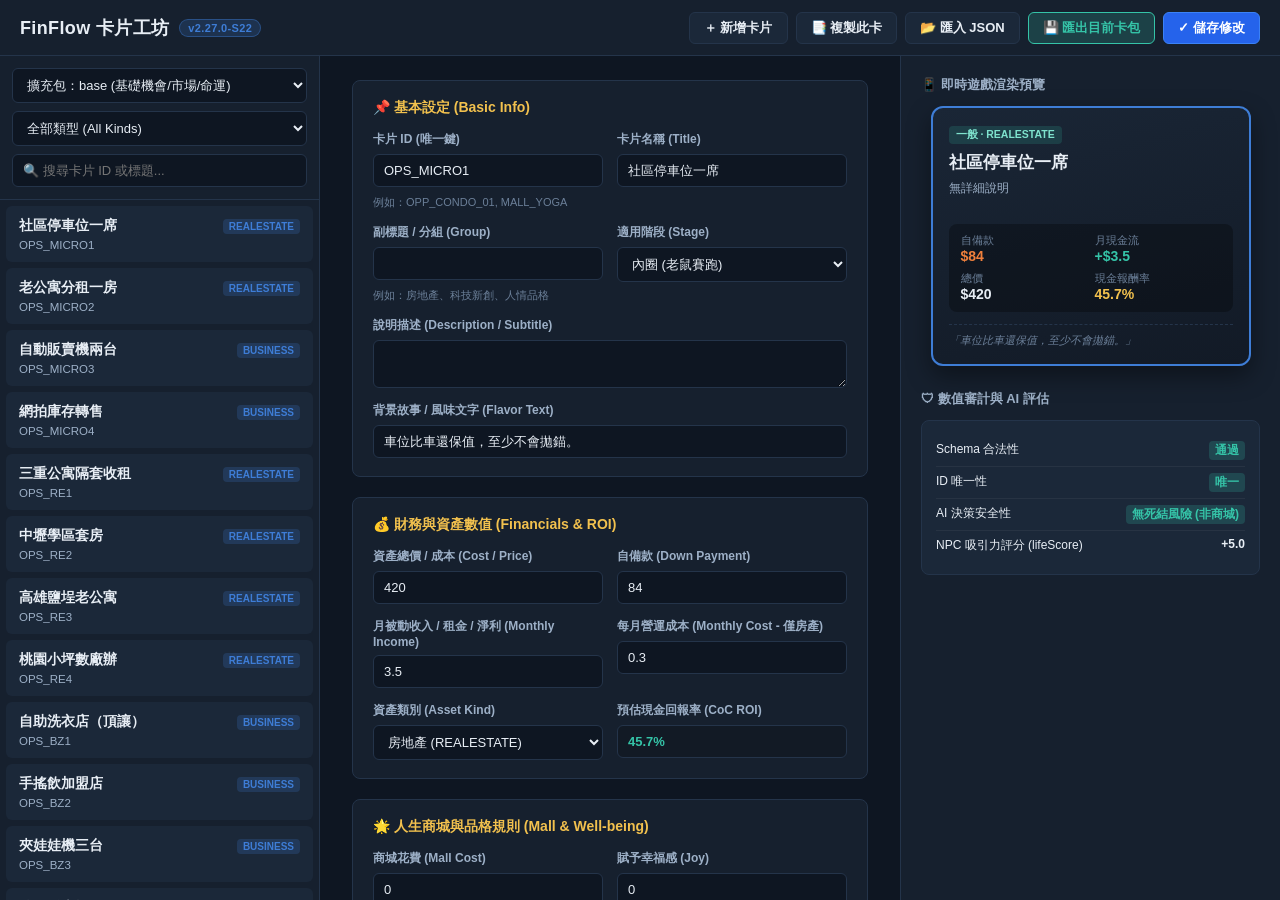
<file: card_editor.html>
<!DOCTYPE html>
<html lang="zh-Hant">
<head>
  <meta charset="utf-8">
  <meta name="viewport" content="width=device-width, initial-scale=1">
  <title>FinFlow 卡片工坊 (Card Studio & Validator)</title>
  <style>
    :root {
      --bg: #0E1622;
      --panel: #16202E;
      --panel2: #1B2839;
      --panel-hover: #223247;
      --border: #24344A;
      --border-focus: #3E7DD6;
      --tx: #E8EEF5;
      --tx2: #9DB0C7;
      --tx3: #6B7F98;
      --pos: #35C4A8;
      --neg: #F0803C;
      --gold: #F2C14E;
      --opp: #3E7DD6;
      --life: #B45FD0;
      --mkt: #2E9E86;
      --mall: #1CB5E0;
      --danger: #FF5A5F;
      --font-mono: Consolas, Monaco, "Courier New", monospace;
    }
    * { box-sizing: border-box; margin: 0; padding: 0; }
    body {
      background: var(--bg);
      color: var(--tx);
      font-family: -apple-system, BlinkMacSystemFont, "Segoe UI", Roboto, "Noto Sans TC", sans-serif;
      height: 100vh;
      display: flex;
      flex-direction: column;
      overflow: hidden;
    }
    /* Top Header */
    header {
      background: var(--panel);
      border-bottom: 1px solid var(--border);
      padding: 10px 20px;
      display: flex;
      align-items: center;
      justify-content: space-between;
      height: 56px;
      flex-shrink: 0;
    }
    .brand {
      display: flex;
      align-items: center;
      gap: 10px;
      font-size: 18px;
      font-weight: 800;
      letter-spacing: .02em;
    }
    .brand-tag {
      background: rgba(62,125,214,.2);
      color: var(--opp);
      font-size: 11px;
      padding: 2px 8px;
      border-radius: 12px;
      font-weight: 600;
      border: 1px solid rgba(62,125,214,.4);
    }
    .actions {
      display: flex;
      gap: 8px;
      align-items: center;
    }
    button {
      background: var(--panel2);
      color: var(--tx);
      border: 1px solid var(--border);
      padding: 6px 14px;
      border-radius: 6px;
      font-size: 13px;
      font-weight: 600;
      cursor: pointer;
      display: inline-flex;
      align-items: center;
      gap: 6px;
      transition: all .15s ease;
    }
    button:hover {
      background: var(--panel-hover);
      border-color: var(--border-focus);
    }
    button.primary {
      background: #2563eb;
      border-color: #3b82f6;
      color: #fff;
    }
    button.primary:hover {
      background: #1d4ed8;
    }
    button.success {
      background: rgba(53,196,168,.2);
      border-color: var(--pos);
      color: var(--pos);
    }
    button.success:hover {
      background: rgba(53,196,168,.3);
    }
    button.danger {
      background: rgba(255,90,95,.2);
      border-color: var(--danger);
      color: var(--danger);
    }

    /* Main 3-Column Layout */
    .app-body {
      display: grid;
      grid-template-columns: 320px 1fr 380px;
      flex: 1;
      overflow: hidden;
    }

    /* Column 1: Card List */
    .col-list {
      background: var(--panel);
      border-right: 1px solid var(--border);
      display: flex;
      flex-direction: column;
      overflow: hidden;
    }
    .list-filter {
      padding: 12px;
      border-bottom: 1px solid var(--border);
      display: flex;
      flex-direction: column;
      gap: 8px;
    }
    input, select, textarea {
      background: var(--bg);
      border: 1px solid var(--border);
      color: var(--tx);
      padding: 8px 10px;
      border-radius: 6px;
      font-size: 13px;
      width: 100%;
      outline: none;
    }
    input:focus, select:focus, textarea:focus {
      border-color: var(--border-focus);
      box-shadow: 0 0 0 2px rgba(62,125,214,.25);
    }
    .cards-container {
      flex: 1;
      overflow-y: auto;
      padding: 6px;
    }
    .card-item {
      padding: 10px 12px;
      border-radius: 6px;
      margin-bottom: 6px;
      cursor: pointer;
      border: 1px solid transparent;
      background: var(--panel2);
      transition: all .15s ease;
    }
    .card-item:hover {
      background: var(--panel-hover);
      border-color: var(--border);
    }
    .card-item.active {
      background: rgba(62,125,214,.18);
      border-color: var(--border-focus);
    }
    .ci-header {
      display: flex;
      justify-content: space-between;
      align-items: center;
      margin-bottom: 4px;
    }
    .ci-title {
      font-weight: 700;
      font-size: 13.5px;
      color: var(--tx);
    }
    .ci-badge {
      font-size: 10px;
      padding: 2px 6px;
      border-radius: 4px;
      font-weight: 700;
      text-transform: uppercase;
    }
    .badge-opp { background: rgba(62,125,214,.2); color: var(--opp); }
    .badge-mall { background: rgba(28,181,224,.2); color: var(--mall); }
    .badge-life { background: rgba(180,95,208,.2); color: var(--life); }
    .badge-mkt { background: rgba(46,158,134,.2); color: var(--mkt); }
    .ci-sub {
      font-size: 11.5px;
      color: var(--tx2);
      white-space: nowrap;
      overflow: hidden;
      text-overflow: ellipsis;
    }

    /* Column 2: Form Editor */
    .col-editor {
      background: var(--bg);
      overflow-y: auto;
      padding: 24px 32px;
    }
    .editor-section {
      background: var(--panel);
      border: 1px solid var(--border);
      border-radius: 8px;
      padding: 18px 20px;
      margin-bottom: 20px;
    }
    .sec-title {
      font-size: 14px;
      font-weight: 700;
      color: var(--gold);
      margin-bottom: 14px;
      display: flex;
      align-items: center;
      gap: 8px;
    }
    .form-grid {
      display: grid;
      grid-template-columns: repeat(auto-fit, minmax(200px, 1fr));
      gap: 14px;
    }
    .form-group {
      display: flex;
      flex-direction: column;
      gap: 6px;
    }
    .form-group.full {
      grid-column: 1 / -1;
    }
    label {
      font-size: 12px;
      font-weight: 600;
      color: var(--tx2);
    }
    .hint {
      font-size: 11px;
      color: var(--tx3);
      margin-top: 2px;
    }

    /* Column 3: Live Preview & Auditor */
    .col-preview {
      background: var(--panel);
      border-left: 1px solid var(--border);
      display: flex;
      flex-direction: column;
      overflow-y: auto;
      padding: 20px;
    }
    .preview-box {
      display: flex;
      flex-direction: column;
      align-items: center;
      margin-bottom: 24px;
    }

    /* Realistic In-Game Card Preview */
    .game-card {
      width: 100%;
      max-width: 320px;
      background: linear-gradient(165deg, #1A2636, #121A26);
      border: 2px solid var(--opp);
      border-radius: 12px;
      box-shadow: 0 10px 25px rgba(0,0,0,.4);
      padding: 16px;
      position: relative;
      overflow: hidden;
    }
    .game-card.MALL { border-color: var(--mall); }
    .game-card.LIFE { border-color: var(--life); }
    .game-card.MARKET { border-color: var(--mkt); }
    .game-card.GOLD { border-color: var(--gold); }

    .gc-tag {
      display: inline-block;
      font-size: 10.5px;
      font-weight: 700;
      color: #7FE3CE;
      background: rgba(53,196,168,.16);
      padding: 2px 7px;
      border-radius: 4px;
      margin-bottom: 8px;
    }
    .gc-title {
      font-size: 17px;
      font-weight: 800;
      color: var(--tx);
      line-height: 1.3;
      margin-bottom: 6px;
    }
    .gc-sub {
      font-size: 12px;
      color: var(--tx2);
      line-height: 1.4;
      margin-bottom: 12px;
      min-height: 32px;
    }
    .gc-stats {
      background: rgba(0,0,0,.3);
      border-radius: 8px;
      padding: 10px 12px;
      margin-bottom: 12px;
      display: grid;
      grid-template-columns: 1fr 1fr;
      gap: 8px;
    }
    .stat-item {
      display: flex;
      flex-direction: column;
    }
    .stat-label {
      font-size: 10.5px;
      color: var(--tx3);
    }
    .stat-val {
      font-size: 14px;
      font-weight: 800;
      color: var(--tx);
    }
    .stat-val.pos { color: var(--pos); }
    .stat-val.neg { color: var(--neg); }
    .stat-val.gold { color: var(--gold); }
    .gc-flavor {
      font-size: 11px;
      color: var(--tx3);
      font-style: italic;
      line-height: 1.4;
      border-top: 1px dashed var(--border);
      padding-top: 8px;
    }

    /* Auditor Output */
    .audit-card {
      background: var(--panel2);
      border: 1px solid var(--border);
      border-radius: 8px;
      padding: 14px;
    }
    .audit-row {
      display: flex;
      justify-content: space-between;
      padding: 6px 0;
      font-size: 12px;
      border-bottom: 1px solid rgba(255,255,255,.05);
    }
    .audit-row:last-child { border: none; }
    .audit-badge {
      font-weight: 700;
      padding: 1px 6px;
      border-radius: 4px;
    }
    .badge-pass { background: rgba(53,196,168,.2); color: var(--pos); }
    .badge-warn { background: rgba(240,128,60,.2); color: var(--neg); }
    .badge-err { background: rgba(255,90,95,.2); color: var(--danger); }

    /* Modal / JSON Dialog */
    .modal-overlay {
      position: fixed;
      inset: 0;
      background: rgba(0,0,0,.7);
      display: none;
      align-items: center;
      justify-content: center;
      z-index: 1000;
    }
    .modal-box {
      background: var(--panel);
      border: 1px solid var(--border);
      border-radius: 10px;
      width: 90%;
      max-width: 680px;
      max-height: 80vh;
      display: flex;
      flex-direction: column;
      overflow: hidden;
    }
    .modal-header {
      padding: 14px 18px;
      border-bottom: 1px solid var(--border);
      display: flex;
      justify-content: space-between;
      align-items: center;
      font-weight: 700;
    }
    .modal-body {
      padding: 16px;
      flex: 1;
      overflow-y: auto;
    }
    .json-area {
      font-family: var(--font-mono);
      font-size: 12px;
      height: 380px;
      white-space: pre;
    }
    .modal-footer {
      padding: 12px 18px;
      border-top: 1px solid var(--border);
      display: flex;
      justify-content: flex-end;
      gap: 10px;
    }
  </style>
</head>
<body>

  <!-- Top Header -->
  <header>
    <div class="brand">
      <span>FinFlow 卡片工坊</span>
      <span class="brand-tag">v2.27.0-S22</span>
    </div>
    <div class="actions">
      <button onclick="createNewCard()">＋ 新增卡片</button>
      <button onclick="cloneCurrentCard()">📑 複製此卡</button>
      <button onclick="openJsonModal('import')">📂 匯入 JSON</button>
      <button class="success" onclick="openJsonModal('export')">💾 匯出目前卡包</button>
      <button class="primary" onclick="saveToMemory()">✓ 儲存修改</button>
    </div>
  </header>

  <!-- App Body -->
  <div class="app-body">
    <!-- Col 1: Card List -->
    <div class="col-list">
      <div class="list-filter">
        <select id="packSelector" onchange="onPackChanged()">
          <option value="base">擴充包：base (基礎機會/市場/命運)</option>
          <option value="mall">擴充包：mall (人生商城/保險/體驗)</option>
          <option value="special">擴充包：special (特殊機會/人脈)</option>
          <option value="m1">擴充包：m1 (股票市場定義)</option>
          <option value="m4">擴充包：m4 (宏觀經濟事件)</option>
          <option value="outer">擴充包：outer (外圈圓夢/第二人生)</option>
          <option value="skill">擴充包：skill (專業技能樹)</option>
          <option value="m6">擴充包：m6 (人生織錦)</option>
        </select>
        <select id="kindSelector" onchange="renderCardList()">
          <option value="">全部類型 (All Kinds)</option>
          <option value="OPPORTUNITY_SMALL">小生意 (OPPORTUNITY_SMALL)</option>
          <option value="OPPORTUNITY_LARGE">大買賣 (OPPORTUNITY_LARGE)</option>
          <option value="OPPORTUNITY_SPECIAL">特殊機會 (SPECIAL)</option>
          <option value="MALL">人生商城 (MALL)</option>
          <option value="LIFE">命運與人生 (LIFE)</option>
          <option value="MACRO_EVENT">總經大事件 (MACRO)</option>
          <option value="SKILL">專業技能 (SKILL)</option>
        </select>
        <input type="text" id="searchInput" placeholder="🔍 搜尋卡片 ID 或標題..." oninput="renderCardList()">
      </div>
      <div class="cards-container" id="cardsListContainer">
        <!-- Dynamic list -->
      </div>
    </div>

    <!-- Col 2: Form Editor -->
    <div class="col-editor" id="editorContainer">
      <!-- Section 1: Basic Info -->
      <div class="editor-section">
        <div class="sec-title">📌 基本設定 (Basic Info)</div>
        <div class="form-grid">
          <div class="form-group">
            <label>卡片 ID (唯一鍵)</label>
            <input type="text" id="inp_id" oninput="onFormFieldChanged('id', this.value)">
            <div class="hint">例如：OPP_CONDO_01, MALL_YOGA</div>
          </div>
          <div class="form-group">
            <label>卡片名稱 (Title)</label>
            <input type="text" id="inp_title" oninput="onFormFieldChanged('title', this.value)">
          </div>
          <div class="form-group">
            <label>副標題 / 分組 (Group)</label>
            <input type="text" id="inp_group" oninput="onFormFieldChanged('group', this.value)">
            <div class="hint">例如：房地產、科技新創、人情品格</div>
          </div>
          <div class="form-group">
            <label>適用階段 (Stage)</label>
            <select id="inp_stage" onchange="onFormFieldChanged('stage', this.value)">
              <option value="INNER">內圈 (老鼠賽跑)</option>
              <option value="OUTER">外圈 (圓夢與第二人生)</option>
              <option value="ANY">全階段適用</option>
            </select>
          </div>
          <div class="form-group full">
            <label>說明描述 (Description / Subtitle)</label>
            <textarea rows="2" id="inp_sub" oninput="onFormFieldChanged('subtitle', this.value)"></textarea>
          </div>
          <div class="form-group full">
            <label>背景故事 / 風味文字 (Flavor Text)</label>
            <input type="text" id="inp_flavor" oninput="onFormFieldChanged('flavor', this.value)">
          </div>
        </div>
      </div>

      <!-- Section 2: Financial & Asset Params -->
      <div class="editor-section" id="sec_financial">
        <div class="sec-title">💰 財務與資產數值 (Financials & ROI)</div>
        <div class="form-grid">
          <div class="form-group">
            <label>資產總價 / 成本 (Cost / Price)</label>
            <input type="number" id="inp_price" oninput="onPayloadFieldChanged('price', parseFloat(this.value)||0)">
          </div>
          <div class="form-group">
            <label>自備款 (Down Payment)</label>
            <input type="number" id="inp_downPayment" oninput="onPayloadFieldChanged('downPayment', parseFloat(this.value)||0)">
          </div>
          <div class="form-group">
            <label>月被動收入 / 租金 / 淨利 (Monthly Income)</label>
            <input type="number" id="inp_monthlyIncome" oninput="onPayloadIncomeChanged(parseFloat(this.value)||0)">
          </div>
          <div class="form-group">
            <label>每月營運成本 (Monthly Cost - 僅房產)</label>
            <input type="number" id="inp_monthlyCost" oninput="onPayloadFieldChanged('monthlyCost', parseFloat(this.value)||0)">
          </div>
          <div class="form-group">
            <label>資產類別 (Asset Kind)</label>
            <select id="inp_assetKind" onchange="onFormFieldChanged('kind', this.value)">
              <option value="REALESTATE">房地產 (REALESTATE)</option>
              <option value="BUSINESS">事業 / 新創 (BUSINESS)</option>
              <option value="DIGITAL">數位資產 (DIGITAL)</option>
              <option value="STOCK">股票 (STOCK)</option>
              <option value="MALL">人生商城 (MALL)</option>
              <option value="LIFE">人生事件 (LIFE)</option>
            </select>
          </div>
          <div class="form-group">
            <label>預估現金回報率 (CoC ROI)</label>
            <input type="text" id="inp_calcRoi" disabled style="background: rgba(0,0,0,.2); font-weight: 700; color: var(--pos);">
          </div>
        </div>
      </div>

      <!-- Section 3: Mall & Well-being Params -->
      <div class="editor-section" id="sec_mall">
        <div class="sec-title">🌟 人生商城與品格規則 (Mall & Well-being)</div>
        <div class="form-grid">
          <div class="form-group">
            <label>商城花費 (Mall Cost)</label>
            <input type="number" id="inp_mallCost" oninput="onPayloadFieldChanged('cost', parseFloat(this.value)||0)">
          </div>
          <div class="form-group">
            <label>賦予幸福感 (Joy)</label>
            <input type="number" id="inp_mallJoy" oninput="onPayloadFieldChanged('joy', parseInt(this.value)||0)">
          </div>
          <div class="form-group">
            <label>重複購買冷卻輪數 (Repeat Cooldown Turns)</label>
            <input type="number" id="inp_mallCd" oninput="onPayloadFieldChanged('repeatCooldown', parseInt(this.value)||0)">
            <div class="hint">預設 3 輪冷卻，防死結必填</div>
          </div>
          <div class="form-group">
            <label>賦予品格屬性 (Virtue)</label>
            <select id="inp_virtue" onchange="onPayloadFieldChanged('virtue', this.value||null)">
              <option value="">無</option>
              <option value="GENEROSITY">慷慨 (GENEROSITY)</option>
              <option value="INTEGRITY">誠信 (INTEGRITY)</option>
              <option value="DILIGENCE">勤勉 (DILIGENCE)</option>
              <option value="COURAGE">勇氣 (COURAGE)</option>
            </select>
          </div>
          <div class="form-group">
            <label>每局限購一次 (Once Per Game)</label>
            <select id="inp_once" onchange="onFormFieldChanged('oncePerGame', this.value==='true')">
              <option value="false">否 (可重複購買)</option>
              <option value="true">是 (每局限購一次)</option>
            </select>
          </div>
          <div class="form-group">
            <label>投保與特殊條件</label>
            <select id="inp_mallSpecial" onchange="onMallSpecialChanged(this.value)">
              <option value="none">無特殊限制</option>
              <option value="insurance">醫療保險 (需身分)</option>
              <option value="propInsurance">財產險 (需有房產)</option>
              <option value="network">人脈入場券 (EMBA/留學)</option>
              <option value="reqChild">育兒體驗 (需有小孩)</option>
            </select>
          </div>
        </div>
      </div>
    </div>

    <!-- Col 3: Live Preview & Auditor -->
    <div class="col-preview">
      <div style="font-size: 13px; font-weight: 700; color: var(--tx2); margin-bottom: 12px;">📱 即時遊戲渲染預覽</div>
      <div class="preview-box">
        <div class="game-card" id="cardPreviewWidget">
          <span class="gc-tag" id="prev_tag">投資機會 · 房地產</span>
          <div class="gc-title" id="prev_title">二房中古屋</div>
          <div class="gc-sub" id="prev_sub">穩定收租標的，鄰近學區與捷運。</div>
          <div class="gc-stats" id="prev_stats">
            <div class="stat-item">
              <span class="stat-label">自備款</span>
              <span class="stat-val neg" id="prev_down">$300,000</span>
            </div>
            <div class="stat-item">
              <span class="stat-label">月現金流</span>
              <span class="stat-val pos" id="prev_income">+$5,500</span>
            </div>
            <div class="stat-item">
              <span class="stat-label">總價</span>
              <span class="stat-val" id="prev_price">$3,000,000</span>
            </div>
            <div class="stat-item">
              <span class="stat-label">現金報酬率</span>
              <span class="stat-val gold" id="prev_roi">22.0%</span>
            </div>
          </div>
          <div class="gc-flavor" id="prev_flavor">「好地段的房子永遠有人租。」</div>
        </div>
      </div>

      <div style="font-size: 13px; font-weight: 700; color: var(--tx2); margin-bottom: 12px;">🛡 數值審計與 AI 評估</div>
      <div class="audit-card" id="auditReport">
        <div class="audit-row">
          <span>Schema 合法性</span>
          <span class="audit-badge badge-pass" id="audit_schema">通過</span>
        </div>
        <div class="audit-row">
          <span>ID 唯一性</span>
          <span class="audit-badge badge-pass" id="audit_id">唯一</span>
        </div>
        <div class="audit-row">
          <span>AI 決策安全性</span>
          <span class="audit-badge badge-pass" id="audit_ai">冷卻與階段把關已就緒</span>
        </div>
        <div class="audit-row">
          <span>NPC 吸引力評分 (lifeScore)</span>
          <span style="font-weight:700; color:var(--tx);" id="audit_score">+15.2</span>
        </div>
      </div>
    </div>
  </div>

  <!-- JSON Modal -->
  <div class="modal-overlay" id="jsonModal">
    <div class="modal-box">
      <div class="modal-header">
        <span id="modalTitle">匯出卡包 JSON</span>
        <button onclick="closeJsonModal()">✕</button>
      </div>
      <div class="modal-body">
        <textarea class="json-area" id="jsonModalText"></textarea>
      </div>
      <div class="modal-footer">
        <button onclick="copyModalJson()">📋 複製到剪貼簿</button>
        <button class="primary" id="modalConfirmBtn" onclick="confirmModalAction()">確定</button>
      </div>
    </div>
  </div>

  <script>
    // Embedded Packs Store
    let PACKS = {"base":{"packId":"base","packVersion":"1.3.0","requiresEngine":">=1","professions":[{"id":"PRO_CLERK","name":"超商正職店員","group":"服務","salary":30,"baseExpenses":22,"perChildExpense":8,"startingCash":50,"startingLiabilities":[],"salaryVolatility":0,"professionEvents":[],"startingAssets":[],"moduleReq":null,"note":"貼近基本工資的生存局"},{"id":"PRO_FARMER","name":"青農（承租務農）","group":"農","salary":34,"baseExpenses":20,"perChildExpense":8,"startingCash":60,"startingLiabilities":[{"kind":"CONSUMER","name":"農機貸","principal":300,"annualRate":0.015,"isFloating":false}],"salaryVolatility":0.3,"professionEvents":[],"startingAssets":[],"moduleReq":null,"note":"看天吃飯；低支出是護城河"},{"id":"PRO_TECHOP","name":"工廠技術員","group":"工","salary":40,"baseExpenses":25,"perChildExpense":9,"startingCash":100,"startingLiabilities":[{"kind":"CONSUMER","name":"機車貸","principal":60,"annualRate":0.045,"isFloating":false}],"salaryVolatility":0,"professionEvents":[],"startingAssets":[],"moduleReq":null,"note":"穩定小盈餘，翻身靠紀律"},{"id":"PRO_DELIVERY","name":"外送員","group":"服務","salary":42,"baseExpenses":24,"perChildExpense":9,"startingCash":80,"startingLiabilities":[{"kind":"CONSUMER","name":"機車貸","principal":60,"annualRate":0.045,"isFloating":false}],"salaryVolatility":0.1,"professionEvents":[],"startingAssets":[],"moduleReq":null,"note":"低薪低支出，靠小額機會翻身"},{"id":"PRO_MKT","name":"行銷企劃專員","group":"商管","salary":42,"baseExpenses":27,"perChildExpense":10,"startingCash":100,"startingLiabilities":[{"kind":"CONSUMER","name":"學貸","principal":250,"annualRate":0.018,"isFloating":false}],"salaryVolatility":0,"professionEvents":[],"startingAssets":[],"moduleReq":null,"note":"BBA 最大宗出路"},{"id":"PRO_AUDITOR","name":"四大事務所查帳員","group":"商管","salary":48,"baseExpenses":28,"perChildExpense":10,"startingCash":120,"startingLiabilities":[{"kind":"CONSUMER","name":"學貸","principal":300,"annualRate":0.018,"isFloating":false}],"salaryVolatility":0,"professionEvents":["PE_CPA_EXAM"],"startingAssets":[],"moduleReq":null,"note":"考照可跳級加薪 40%"},{"id":"PRO_NURSE","name":"護理師","group":"醫療","salary":55,"baseExpenses":30,"perChildExpense":10,"startingCash":200,"startingLiabilities":[{"kind":"CONSUMER","name":"學貸","principal":200,"annualRate":0.018,"isFloating":false}],"salaryVolatility":0,"professionEvents":[],"startingAssets":[],"moduleReq":null,"note":"均衡入門"},{"id":"PRO_CIVIL","name":"公務員","group":"服務","salary":58,"baseExpenses":32,"perChildExpense":10,"startingCash":350,"startingLiabilities":[],"salaryVolatility":0,"professionEvents":[],"startingAssets":[],"moduleReq":null,"note":"穩定但天花板低"},{"id":"PRO_BANKER","name":"銀行理專","group":"商管","salary":58,"baseExpenses":34,"perChildExpense":11,"startingCash":200,"startingLiabilities":[{"kind":"CONSUMER","name":"學貸","principal":200,"annualRate":0.018,"isFloating":false}],"salaryVolatility":0.25,"professionEvents":[],"startingAssets":[],"moduleReq":null,"note":"底薪加佣金，先體驗浮動收入"},{"employmentType":"SELF","id":"PRO_PLUMBER","name":"水電師傅（自營）","group":"工","salary":65,"baseExpenses":35,"perChildExpense":11,"startingCash":250,"startingLiabilities":[{"kind":"CONSUMER","name":"工程車貸","principal":400,"annualRate":0.035,"isFloating":false}],"salaryVolatility":0.25,"professionEvents":[],"startingAssets":[],"moduleReq":null,"note":"接案制，無雇主退休金"},{"id":"PRO_DATA","name":"資料分析師","group":"商管","salary":68,"baseExpenses":36,"perChildExpense":11,"startingCash":300,"startingLiabilities":[{"kind":"CONSUMER","name":"學貸","principal":300,"annualRate":0.018,"isFloating":false}],"salaryVolatility":0,"professionEvents":[],"startingAssets":[],"moduleReq":null,"note":"程式與商管的交集"},{"id":"PRO_ECOM","name":"電商營運經理","group":"商管","salary":72,"baseExpenses":42,"perChildExpense":12,"startingCash":250,"startingLiabilities":[{"kind":"CONSUMER","name":"學貸","principal":250,"annualRate":0.018,"isFloating":false}],"salaryVolatility":0.15,"professionEvents":[],"startingAssets":[],"moduleReq":null,"note":"旺季獎金淡季平"},{"id":"PRO_ENGINEER","name":"軟體工程師","group":"科技","salary":75,"baseExpenses":38,"perChildExpense":12,"startingCash":400,"startingLiabilities":[{"kind":"CONSUMER","name":"學貸","principal":300,"annualRate":0.018,"isFloating":false}],"salaryVolatility":0,"professionEvents":[],"startingAssets":[],"moduleReq":null,"note":"標準局"},{"employmentType":"SELF","id":"PRO_FOOD","name":"小吃店老闆","group":"商","salary":80,"baseExpenses":45,"perChildExpense":12,"startingCash":150,"startingLiabilities":[{"kind":"CONSUMER","name":"創業貸","principal":800,"annualRate":0.025,"isFloating":false}],"salaryVolatility":0.2,"professionEvents":[],"startingAssets":[],"moduleReq":null,"note":"休息就沒有收入"},{"id":"PRO_SALES","name":"業務經理","group":"商","salary":90,"baseExpenses":55,"perChildExpense":13,"startingCash":300,"startingLiabilities":[{"kind":"CONSUMER","name":"車貸","principal":500,"annualRate":0.035,"isFloating":false},{"kind":"CONSUMER","name":"信用卡循環","principal":100,"annualRate":0.15,"isFloating":false}],"salaryVolatility":0.15,"professionEvents":[],"startingAssets":[],"moduleReq":null,"note":"高薪高支出的陷阱教材"},{"id":"PRO_PM","name":"產品經理","group":"商管","salary":95,"baseExpenses":52,"perChildExpense":14,"startingCash":400,"startingLiabilities":[{"kind":"CONSUMER","name":"學貸與在職進修貸","principal":350,"annualRate":0.018,"isFloating":false}],"salaryVolatility":0,"professionEvents":[],"startingAssets":[],"moduleReq":null,"note":"程式與管理的交集"},{"id":"PRO_SEMI","name":"半導體工程師","group":"科技","salary":110,"baseExpenses":48,"perChildExpense":14,"startingCash":500,"startingLiabilities":[{"kind":"CONSUMER","name":"學貸","principal":300,"annualRate":0.018,"isFloating":false}],"salaryVolatility":0,"professionEvents":["PE_SEMI_BONUS"],"startingAssets":[],"moduleReq":null,"note":"年終分紅是存量不是流量"},{"id":"PRO_CONSULT","name":"外商管理顧問","group":"商管","salary":165,"baseExpenses":92,"perChildExpense":18,"startingCash":500,"startingLiabilities":[{"kind":"CONSUMER","name":"MBA 留學貸","principal":1500,"annualRate":0.032,"isFloating":false}],"salaryVolatility":0,"professionEvents":[],"startingAssets":[],"moduleReq":null,"note":"開局淨值為負：高薪先還債"},{"employmentType":"FOUNDER","id":"PRO_FOUNDER","name":"新創創辦人","group":"商管","salary":36,"baseExpenses":30,"perChildExpense":10,"startingCash":150,"startingLiabilities":[{"kind":"CONSUMER","name":"創業貸","principal":600,"annualRate":0.025,"isFloating":false}],"salaryVolatility":0.2,"professionEvents":[],"startingAssets":[{"kind":"STARTUP","cardId":"OWN_STARTUP","name":"我的公司","costBasis":0,"marketValue":1500,"equityPct":0.3,"postMoney":5000,"monthlyIncome":0,"flags":{"isOwnCompany":true}}],"moduleReq":"M3","note":"薪水最低，但持有自己公司三成股權"},{"id":"PRO_DOCTOR","name":"主治醫師","group":"醫療","salary":280,"baseExpenses":165,"perChildExpense":25,"startingCash":800,"startingLiabilities":[{"kind":"CONSUMER","name":"學貸","principal":800,"annualRate":0.018,"isFloating":false},{"kind":"MORTGAGE","name":"自住宅房貸","principal":12000,"annualRate":0.022,"isFloating":true,"rateSpread":0.002}],"salaryVolatility":0,"professionEvents":[],"startingAssets":[],"moduleReq":null,"note":"自住宅不入資產欄，只留負債與月付息"}],"boardLayout":[{"idx":0,"type":"PAYDAY"},{"idx":1,"type":"OPPORTUNITY"},{"idx":2,"type":"LIFESTYLE"},{"idx":3,"type":"LIFE_EVENT"},{"idx":4,"type":"PAYDAY"},{"idx":5,"type":"MARKET"},{"idx":6,"type":"OPPORTUNITY"},{"idx":7,"type":"LIFE_EVENT"},{"idx":8,"type":"PAYDAY"},{"idx":9,"type":"OPPORTUNITY"},{"idx":10,"type":"LIFESTYLE"},{"idx":11,"type":"OPPORTUNITY"},{"idx":12,"type":"PAYDAY"},{"idx":13,"type":"MARKET"},{"idx":14,"type":"LIFE_EVENT"},{"idx":15,"type":"LAYOFF"},{"idx":16,"type":"PAYDAY"},{"idx":17,"type":"OPPORTUNITY"},{"idx":18,"type":"LIFESTYLE"},{"idx":19,"type":"OPPORTUNITY"},{"idx":20,"type":"PAYDAY"},{"idx":21,"type":"MARKET"},{"idx":22,"type":"OPPORTUNITY"},{"idx":23,"type":"LIFE_EVENT"}],"boardLayoutOuter":[{"idx":0,"type":"OPAYDAY"},{"idx":1,"type":"SITE","category":"TASTE"},{"idx":2,"type":"SITE","category":"SUMMIT"},{"idx":3,"type":"OEVENT"},{"idx":4,"type":"SITE","category":"VOYAGE"},{"idx":5,"type":"SITE","category":"LEGACY"},{"idx":6,"type":"OPAYDAY"},{"idx":7,"type":"SITE","category":"SUMMIT"},{"idx":8,"type":"SITE","category":"TASTE"},{"idx":9,"type":"OEVENT"},{"idx":10,"type":"SITE","category":"LEGACY"},{"idx":11,"type":"SITE","category":"VOYAGE"}],"stockDefs":[{"profile":"押的是未來的獲利，不是現在的配息。景氣好時漲得比大盤凶，景氣一轉也跌得比大盤快；不配息，報酬全靠價差。","macroNote":"對景氣敏感（約大盤的 1.4 倍）","symbol":"STK_TECH","name":"晶宇科技（成長股）","face":45,"dividendYieldMonthly":0,"volPreS15b":0.09,"vol":0.075,"macroBeta":1.4,"maxMove":0.25,"driftBonus":0.004,"delistHazardMult":0.05},{"profile":"成熟產業、現金流穩，每月都配息。漲的時候跟不上別人，但崩盤時是全場跌最少的——防禦力就是它的報酬。","macroNote":"對景氣不敏感（約大盤的 0.5 倍）","symbol":"STK_DIV","name":"台興電信（高股息）","face":28,"dividendYieldMonthly":0.004,"volPreS15b":0.028,"vol":0.028,"macroBeta":0.5,"maxMove":0.12,"driftBonus":-0.001,"floorMult":0.22},{"profile":"一次買一籃子，漲跌就是大盤本身。不會讓你一夕致富，也不會讓你一夕歸零——是拿來當基準的那一檔。","macroNote":"就是大盤（1 倍）","symbol":"STK_ETF","name":"寶島大盤 ETF","face":60,"dividendYieldMonthly":0.0022,"taxRate":0.001,"volPreS15b":0.045,"vol":0.045,"macroBeta":1,"maxMove":0.18,"driftBonus":0},{"profile":"小型股，題材一來就飛、消息一散就崩，不配息。景氣好時最會漲，蕭條時跌最深，而且是全場唯一可能下市歸零的一檔。","macroNote":"對景氣極度敏感（約大盤的 1.8 倍）","symbol":"STK_SPEC","name":"星火小型股（投機）","face":12,"dividendYieldMonthly":0,"volPreS15b":0.16,"vol":0.105,"macroBeta":1.8,"maxMove":0.3,"driftBonus":0.006,"delistable":true,"delistHazardMult":1}],"cards":{"OPPORTUNITY_SMALL":[{"id":"OPS_MICRO1","deck":"OPPORTUNITY_SMALL","kind":"REALESTATE","title":"社區停車位一席","flavor":"車位比車還保值，至少不會拋錨。","eduNote":"用小額自備款控制一個會生租金的資產，這就是槓桿的入門。","payload":{"price":420,"downPayment":84,"mortgageRate":0.026,"isFloating":true,"monthlyRent":3.5,"monthlyCost":0.3,"exitMultipliers":{"RECOVERY":1,"BOOM":1.2,"RECESSION":0.92,"DEPRESSION":0.75}},"tags":["housing"],"moduleReq":null},{"id":"OPS_MICRO2","deck":"OPPORTUNITY_SMALL","kind":"REALESTATE","title":"老公寓分租一房","flavor":"押一付二，房客是隔壁大學的研究生。","eduNote":"低總價的分租，讓小資族也能踏出第一步。","payload":{"price":850,"downPayment":170,"mortgageRate":0.024,"isFloating":true,"monthlyRent":8,"monthlyCost":1,"exitMultipliers":{"RECOVERY":1,"BOOM":1.22,"RECESSION":0.9,"DEPRESSION":0.7}},"tags":["housing"],"moduleReq":null},{"id":"OPS_MICRO3","deck":"OPPORTUNITY_SMALL","kind":"BUSINESS","title":"自動販賣機兩台","flavor":"擺在辦公大樓一樓，飲料補貨自己來。","eduNote":"小額起步的現金流，賺的不多但立刻開始複利。","payload":{"price":90,"monthlyProfit":3.5,"volatileProfit":true},"tags":["business"],"moduleReq":null},{"id":"OPS_MICRO4","deck":"OPPORTUNITY_SMALL","kind":"BUSINESS","title":"網拍庫存轉售","flavor":"一批換季出清的球鞋，賭它翻倍。","eduNote":"最低門檻的小生意，適合當第一桶金的起點。","payload":{"price":60,"monthlyProfit":2.6,"volatileProfit":true},"tags":["business"],"moduleReq":null},{"id":"OPS_RE1","deck":"OPPORTUNITY_SMALL","kind":"REALESTATE","title":"三重公寓隔套收租","flavor":"屋主移民急售，已隔三套滿租。","eduNote":"頭期款進資產欄、貸款進負債欄；租金減掉支出與利息，剩下的才是你的現金流。","payload":{"price":2200,"downPayment":440,"mortgageRate":0.0235,"isFloating":true,"monthlyRent":16,"monthlyCost":3,"exitMultipliers":{"RECOVERY":1,"BOOM":1.3,"RECESSION":0.85,"DEPRESSION":0.62}},"tags":["housing","leverage"],"moduleReq":null},{"id":"OPS_RE2","deck":"OPPORTUNITY_SMALL","kind":"REALESTATE","title":"中壢學區套房","flavor":"對面就是大學側門，寒暑假空租兩個月。","eduNote":"空置率是隱形成本，看報酬率時要先扣掉它。","payload":{"price":1600,"downPayment":320,"mortgageRate":0.022,"isFloating":true,"monthlyRent":13,"monthlyCost":2,"exitMultipliers":{"RECOVERY":1,"BOOM":1.25,"RECESSION":0.88,"DEPRESSION":0.65}},"tags":["housing"],"moduleReq":null},{"id":"OPS_RE3","deck":"OPPORTUNITY_SMALL","kind":"REALESTATE","title":"高雄鹽埕老公寓","flavor":"屋齡四十年，但巷口就是輕軌站。","eduNote":"老屋維修費會吃掉現金流，買前先問修繕準備金。","payload":{"price":1200,"downPayment":240,"mortgageRate":0.024,"isFloating":true,"monthlyRent":11,"monthlyCost":2,"exitMultipliers":{"RECOVERY":1,"BOOM":1.22,"RECESSION":0.9,"DEPRESSION":0.68}},"tags":["housing"],"moduleReq":null},{"id":"OPS_RE4","deck":"OPPORTUNITY_SMALL","kind":"REALESTATE","title":"桃園小坪數廠辦","flavor":"承租戶是做模具的老師傅，一租十年。","eduNote":"長約租客降低空置風險，這也是一種報酬。","payload":{"price":2400,"downPayment":480,"mortgageRate":0.026,"isFloating":true,"monthlyRent":19,"monthlyCost":4,"exitMultipliers":{"RECOVERY":1,"BOOM":1.28,"RECESSION":0.82,"DEPRESSION":0.6}},"tags":["housing","commercial"],"moduleReq":null},{"id":"OPS_BZ1","deck":"OPPORTUNITY_SMALL","kind":"BUSINESS","title":"自助洗衣店（頂讓）","flavor":"機器五成新，社區人口穩定。","eduNote":"事業要全額現金買下，沒有槓桿；但它的現金流不用等房客。","payload":{"price":380,"monthlyProfit":13,"volatileProfit":false},"tags":["business"],"moduleReq":null},{"id":"OPS_BZ2","deck":"OPPORTUNITY_SMALL","kind":"BUSINESS","title":"手搖飲加盟店","flavor":"品牌方保證帶客，權利金另計。","eduNote":"加盟等於買現成系統，但你的利潤要分給品牌。","payload":{"price":400,"monthlyProfit":15,"volatileProfit":true},"tags":["business"],"moduleReq":null},{"id":"OPS_BZ3","deck":"OPPORTUNITY_SMALL","kind":"BUSINESS","title":"夾娃娃機三台","flavor":"就放在夜市入口。","eduNote":"小額但高波動，適合當第一個現金流實驗。","payload":{"price":120,"monthlyProfit":4.5,"volatileProfit":true},"tags":["business"],"moduleReq":null},{"id":"OPS_BZ4","deck":"OPPORTUNITY_SMALL","kind":"BUSINESS","title":"校園販賣機組","flavor":"跟學校簽三年約。","eduNote":"有約在身的收入比較好預測，這就是現金流品質。","payload":{"price":260,"monthlyProfit":9,"volatileProfit":false},"tags":["business"],"moduleReq":null},{"id":"OPS_SU1","deck":"OPPORTUNITY_SMALL","kind":"STARTUP","moduleReq":"M3","title":"朋友的外送機器人團隊（種子輪）","flavor":"三個人、一間車庫、一台改裝的推車。","eduNote":"種子輪投的是人，不是財報——因為那時候還沒有財報。","payload":{"investAmount":280,"equityPct":0.06,"postMoney":4600}},{"id":"OPS_SU2","deck":"OPPORTUNITY_SMALL","kind":"STARTUP","moduleReq":"M3","title":"寵物保健食品品牌（天使輪）","flavor":"創辦人自己的狗吃了兩年，才敢拿出來賣。","eduNote":"小額參與可以買到經驗，但別把它當成分散——一次投一家不叫分散。","payload":{"investAmount":360,"equityPct":0.07,"postMoney":5100}},{"id":"OPS_SU3","deck":"OPPORTUNITY_SMALL","kind":"STARTUP","moduleReq":"M3","title":"在地食材冷鏈平台（Pre-A）","flavor":"已經有三家餐廳在用，但還在燒錢。","eduNote":"有營收不等於會賺錢；燒錢速度才決定它撐得到下一輪嗎。","payload":{"investAmount":520,"equityPct":0.08,"postMoney":6500}},{"id":"OPP_HONGYUAN_FUND","deck":"OPPORTUNITY_SMALL","kind":"BUSINESS","title":"封閉型民間高息專案","flavor":"鄰居每個月都在領 4.5% 利息，介紹人拍胸脯保證絕對穩當，名額只剩這週！","eduNote":"你貪他的高利息，他要你的全家本金。世上沒有年化 30% 還保本的生意（歷史原型：鴻源吸金案）。","group":"高息投資","stage":"INNER","scamWarning":true,"payload":{"price":100,"downPayment":100,"monthlyProfit":4.5,"isScam":true,"scamDelayTurns":3,"scamLegalFee":5}},{"id":"OPP_GOLD_REPURCHASE","deck":"OPPORTUNITY_SMALL","kind":"BUSINESS","title":"實體黃金保本回購專案","flavor":"業務把沉甸甸的金條擺在眼前，合約白紙黑字寫著保證原價買回、每月加贈 4% 利息。","eduNote":"『保本』與『高於定存數倍的利息』在財務物理學上是互相矛盾的（歷史原型：聖石金業案）。","group":"黃金貴金屬","stage":"INNER","scamWarning":true,"payload":{"price":150,"downPayment":150,"monthlyProfit":6,"isScam":true,"scamDelayTurns":4,"scamLegalFee":5}},{"id":"OPP_RED_SLIP_HOUSING","deck":"OPPORTUNITY_SMALL","kind":"REALESTATE","title":"預售屋紅單轉手套利","flavor":"房仲低聲說：現在買紅單卡位，等開盤轉約現賺，根本不用真的交屋。","eduNote":"預售屋槓桿是雙面刃；一旦政策收緊禁止轉約或限貸，繳不出尾款便是全額違約沒收。","group":"房地產","stage":"INNER","payload":{"price":1000,"downPayment":100,"monthlyRent":0,"monthlyCost":1.5}}],"OPPORTUNITY_LARGE":[{"id":"OPL_RE1","deck":"OPPORTUNITY_LARGE","kind":"REALESTATE","title":"台中七期兩房","flavor":"面公園，租客是科技業外派主管。","eduNote":"大標的每筆現金流大，但要壓上更多自備款。","payload":{"price":12000,"downPayment":2400,"mortgageRate":0.022,"isFloating":true,"monthlyRent":68,"monthlyCost":8,"exitMultipliers":{"RECOVERY":1,"BOOM":1.35,"RECESSION":0.85,"DEPRESSION":0.6}},"tags":["housing","leverage"],"moduleReq":null},{"id":"OPL_RE2","deck":"OPPORTUNITY_LARGE","kind":"REALESTATE","title":"台北文山三房","flavor":"屋主換屋，願意配合貸款流程。","eduNote":"利率每升一碼，你的月付息就漲一次——浮動利率是隱形風險。","payload":{"price":18000,"downPayment":3600,"mortgageRate":0.022,"isFloating":true,"monthlyRent":98,"monthlyCost":10,"exitMultipliers":{"RECOVERY":1,"BOOM":1.32,"RECESSION":0.86,"DEPRESSION":0.62}},"tags":["housing","leverage"],"moduleReq":null},{"id":"OPL_RE3","deck":"OPPORTUNITY_LARGE","kind":"REALESTATE","title":"新竹科園整層住家","flavor":"竹科上班族排隊等租。","eduNote":"單一產業支撐的租金，會跟著那個產業一起循環。","payload":{"price":15000,"downPayment":3000,"mortgageRate":0.023,"isFloating":true,"monthlyRent":88,"monthlyCost":9,"exitMultipliers":{"RECOVERY":1,"BOOM":1.4,"RECESSION":0.8,"DEPRESSION":0.55}},"tags":["housing","leverage"],"moduleReq":null},{"id":"OPL_RE4","deck":"OPPORTUNITY_LARGE","kind":"REALESTATE","title":"台南民宿透天","flavor":"老屋改建，週末訂房滿載。","eduNote":"經營型房產報酬高，但你其實買了一份工作。","payload":{"price":9000,"downPayment":1800,"mortgageRate":0.025,"isFloating":true,"monthlyRent":64,"monthlyCost":12,"exitMultipliers":{"RECOVERY":1,"BOOM":1.3,"RECESSION":0.78,"DEPRESSION":0.5}},"tags":["housing","business"],"moduleReq":null},{"id":"OPL_RE5","deck":"OPPORTUNITY_LARGE","kind":"REALESTATE","title":"商辦分層出租","flavor":"整層八個隔間，六家新創進駐。","eduNote":"商用不動產的租金隨景氣擺動比住宅劇烈。","payload":{"price":22000,"downPayment":4400,"mortgageRate":0.024,"isFloating":true,"monthlyRent":132,"monthlyCost":14,"exitMultipliers":{"RECOVERY":1,"BOOM":1.45,"RECESSION":0.72,"DEPRESSION":0.45}},"tags":["commercial","leverage"],"moduleReq":null},{"id":"OPL_RE6","deck":"OPPORTUNITY_LARGE","kind":"REALESTATE","title":"社區車位八席","flavor":"沒有房客糾紛，也沒有漏水。","eduNote":"管理成本低的資產，現金流最乾淨。","payload":{"price":4800,"downPayment":960,"mortgageRate":0.026,"isFloating":true,"monthlyRent":34,"monthlyCost":2,"exitMultipliers":{"RECOVERY":1,"BOOM":1.25,"RECESSION":0.9,"DEPRESSION":0.7}},"tags":["housing"],"moduleReq":null},{"id":"OPL_BZ1","deck":"OPPORTUNITY_LARGE","kind":"BUSINESS","title":"連鎖早餐店三家","flavor":"原老闆要退休，員工全數留任。","eduNote":"買下有店長的生意，你買的是系統不是工作。","payload":{"price":3200,"monthlyProfit":88,"volatileProfit":false},"tags":["business"],"moduleReq":null},{"id":"OPL_BZ2","deck":"OPPORTUNITY_LARGE","kind":"BUSINESS","title":"小型物流車隊","flavor":"綁三家電商的最後一哩配送。","eduNote":"客戶集中度是風險：三家跑掉一家，利潤少三分之一。","payload":{"price":5000,"monthlyProfit":128,"volatileProfit":true},"tags":["business"],"moduleReq":null},{"id":"OPL_SU1","deck":"OPPORTUNITY_LARGE","kind":"STARTUP","title":"AI 客服新創 A 輪","flavor":"創辦人是你以前的同事。","eduNote":"新創股權買的是未來，它現在一毛現金流都不會給你。","payload":{"investAmount":1500,"equityPct":0.08,"postMoney":18750,"followOnRounds":2,"monthlyIncome":0},"tags":["startup"],"moduleReq":"M3"},{"id":"OPL_SU2","deck":"OPPORTUNITY_LARGE","kind":"STARTUP","title":"生技檢測新創 B 輪","flavor":"剛拿到醫材許可證。","eduNote":"下一輪你若不跟投，股份會被稀釋——這是股權投資的必修課。","payload":{"investAmount":2500,"equityPct":0.1,"postMoney":25000,"followOnRounds":2,"monthlyIncome":0},"tags":["startup"],"moduleReq":"M3"},{"id":"OPP_OFFSHORE_VIP_FUND","deck":"OPPORTUNITY_LARGE","kind":"BUSINESS","title":"海外頂級機構專屬配息信託","flavor":"理專小聲透露：這是資產千萬以上的 VIP 才能投的海外配息基金，年化 54%、零風險。","eduNote":"不在金融監管名冊內的境外商品，一旦出事跨國追償往往化為烏有（歷史原型：澳豐金融案）。","group":"海外信託","stage":"INNER","scamWarning":true,"payload":{"price":800,"downPayment":800,"monthlyProfit":36,"isScam":true,"scamDelayTurns":4,"scamLegalFee":20}}],"LIFESTYLE":[{"id":"LS01","deck":"LIFESTYLE","kind":"LIFESTYLE","title":"最新款手機","flavor":"舊的還能用，但新的會拍星星。","eduNote":"想要與需要的差別，通常只有 24 小時的耐心。","payload":{"cost":32,"recurringMonthly":0,"optional":true},"tags":["want"],"moduleReq":null},{"id":"LS02","deck":"LIFESTYLE","kind":"LIFESTYLE","title":"健身房兩年約","flavor":"教練說現在辦最划算。","eduNote":"長約把一次性決定變成每月支出，簽名前先乘以 24。","payload":{"cost":8,"recurringMonthly":3,"optional":true},"tags":["want","recurring"],"moduleReq":null},{"id":"LS03","deck":"LIFESTYLE","kind":"LIFESTYLE","title":"機車定期保養","flavor":"該換的還是要換。","eduNote":"預期得到的維護費用不叫意外，叫預算。","payload":{"cost":6,"recurringMonthly":0,"optional":false},"tags":["need"],"moduleReq":null},{"id":"LS04","deck":"LIFESTYLE","kind":"LIFESTYLE","title":"朋友婚禮紅包月","flavor":"這個月有三場。","eduNote":"人情支出可以預測，卻最常被漏編列。","payload":{"cost":12,"recurringMonthly":0,"optional":false},"tags":["need"],"moduleReq":null},{"id":"LS05","deck":"LIFESTYLE","kind":"LIFESTYLE","title":"養一隻狗","flavor":"牠在收容所看著你。","eduNote":"養寵物是一筆十五年的月支出承諾。","payload":{"cost":15,"recurringMonthly":4,"optional":true},"tags":["want","recurring"],"moduleReq":null},{"id":"LS06","deck":"LIFESTYLE","kind":"LIFESTYLE","title":"串流平台四台全開","flavor":"每台都有想看的。","eduNote":"小額訂閱的殺傷力在於你不會取消它。","payload":{"cost":2,"recurringMonthly":2,"optional":true},"tags":["want","recurring"],"moduleReq":null},{"id":"LS07","deck":"LIFESTYLE","kind":"LIFESTYLE","title":"日本自由行","flavor":"機票剛好特價。","eduNote":"旅行是好事，用現金流買比用信用卡買更好。","payload":{"cost":45,"recurringMonthly":0,"optional":true},"tags":["want"],"moduleReq":null},{"id":"LS08","deck":"LIFESTYLE","kind":"LIFESTYLE","title":"家電同時陣亡","flavor":"冰箱跟冷氣講好的。","eduNote":"這就是為什麼要有緊急預備金。","payload":{"cost":38,"recurringMonthly":0,"optional":false},"tags":["need"],"moduleReq":null},{"id":"LS09","deck":"LIFESTYLE","kind":"LIFESTYLE","title":"牙齒治療","flavor":"拖了半年的那顆。","eduNote":"健康支出拖越久越貴，這是負利率的支出。","payload":{"cost":25,"recurringMonthly":0,"optional":false},"tags":["insurable","need","health","medical"],"moduleReq":null},{"id":"LS10","deck":"LIFESTYLE","kind":"LIFESTYLE","title":"換季治裝","flavor":"衣櫃裡永遠少一件。","eduNote":"固定小額支出乘以十二，才是它真正的價格。","payload":{"cost":10,"recurringMonthly":0,"optional":true},"tags":["want"],"moduleReq":null},{"id":"LS11","deck":"LIFESTYLE","kind":"LIFESTYLE","title":"車險與燃料稅","flavor":"每年這個時候。","eduNote":"年繳費用要除以十二放進月支出，才看得到真實成本。","payload":{"cost":18,"recurringMonthly":0,"optional":false},"tags":["need"],"moduleReq":null},{"id":"LS12","deck":"LIFESTYLE","kind":"LIFESTYLE","title":"補習班學費","flavor":"別人的孩子都在補。","eduNote":"教育投資也是支出，重點是它有沒有你要的回報。","payload":{"cost":20,"recurringMonthly":0,"optional":false},"tags":["need","family"],"moduleReq":null,"requiresChildSinceS12":true},{"id":"LS13","deck":"LIFESTYLE","kind":"LIFESTYLE","title":"社區管理費調漲","flavor":"公告貼在電梯裡。","eduNote":"住的成本會自己長大，投資的現金流不會自動跟上。","payload":{"cost":0,"recurringMonthly":2,"optional":false},"tags":["need","recurring"],"moduleReq":null},{"id":"LS14","deck":"LIFESTYLE","kind":"LIFESTYLE","title":"手沖咖啡全套","flavor":"從此不用外帶咖啡了（真的嗎）。","eduNote":"用一次性支出換未來省錢，先算清楚要幾杯才回本。","payload":{"cost":14,"recurringMonthly":0,"optional":true},"tags":["want"],"moduleReq":null},{"id":"LS16","deck":"LIFESTYLE","kind":"LIFESTYLE","title":"線上課程年費","flavor":"買了就等於學會了。","eduNote":"買課的當下最有動力，續訂前先看看你上了幾堂。","payload":{"cost":16,"recurringMonthly":0,"optional":true},"tags":["want"],"moduleReq":null},{"id":"LS17","deck":"LIFESTYLE","kind":"LIFESTYLE","title":"養兩隻鸚鵡","flavor":"會學你講話，也會啃你的傢俱。","eduNote":"寵物是十幾年的承諾：飼料、玩具、獸醫，每月都在帳上。","payload":{"cost":18,"recurringMonthly":2,"optional":true},"tags":["want","recurring","pet"],"moduleReq":null},{"id":"LS18","deck":"LIFESTYLE","kind":"LIFESTYLE","title":"手遊限定轉蛋課金","flavor":"保底就在下一抽，機率寫在最下面一行。","eduNote":"課金買的是機率，不是結果——期望值先算再刷。","payload":{"cost":12,"recurringMonthly":0,"optional":true},"tags":["want","game"],"moduleReq":null},{"id":"LS19","deck":"LIFESTYLE","kind":"LIFESTYLE","title":"KTV 包廂歡唱夜","flavor":"切歌切到凌晨兩點，隔天嗓子啞掉。","eduNote":"娛樂支出沒有錯，錯的是每次都「難得嘛」。","payload":{"cost":6,"recurringMonthly":0,"optional":true},"tags":["want","social"],"moduleReq":null},{"id":"LS20","deck":"LIFESTYLE","kind":"LIFESTYLE","title":"飛海外看偶像演唱會","flavor":"機票加門票加周邊，青春無價但刷卡有價。","eduNote":"為熱愛花錢可以，用循環利息付熱愛不行。","payload":{"cost":55,"recurringMonthly":0,"optional":true},"tags":["want","travel"],"moduleReq":null},{"id":"LS21","deck":"LIFESTYLE","kind":"LIFESTYLE","title":"社團慶功宴","flavor":"孩子在校際比賽得獎，全隊一起吃火鍋慶祝，家長分攤餐費。","eduNote":"孩子成長中的同儕社交與成就感，是千金難買的人生回憶。","payload":{"cost":8},"requiresChildSinceS12":true},{"id":"LS22","deck":"LIFESTYLE","kind":"LIFESTYLE","title":"校外教學與畢業紀念冊","flavor":"三天的校外教學行程加上厚厚的精裝紀念冊，留下青春紀錄。","eduNote":"學校常態性的大額專案支出，考驗家庭短期週轉金的彈性。","payload":{"cost":12},"requiresChildSinceS12":true},{"id":"LS23","deck":"LIFESTYLE","kind":"LIFESTYLE","title":"孩子樂器採購與才藝比賽","flavor":"換上高階演奏級樂器，並報名全國音樂比賽。","eduNote":"才藝教育的設備升級費用往往驚人，需要與家庭財務總體目標取得平衡。","payload":{"cost":35},"requiresChildSinceS12":true},{"id":"LS24","deck":"LIFESTYLE","kind":"LIFESTYLE","title":"暑期夏令營體驗","flavor":"雙薪家庭暑假無暇照顧，送孩子參加全美語戶外探索夏令營。","eduNote":"暑期安親與營隊費用是現代雙薪家長每年固定的現金流重擔。","payload":{"cost":25},"optional":false,"requiresChildSinceS12":true},{"id":"LS25","deck":"LIFESTYLE","kind":"LIFESTYLE","title":"大學開學生活準備金","flavor":"孩子考上外縣市大學，採購筆電、機車與外宿日常用品。","eduNote":"子女邁入成年自立前夕，是父母家庭教育資金支出的最高峰。","payload":{"cost":50},"requiresChildSinceS12":true}],"LIFE_EVENT":[{"id":"LE01","deck":"LIFE_EVENT","kind":"LIFE_EVENT","title":"家裡多了一個人","flavor":"半夜的哭聲從此變成背景音。","eduNote":"每個孩子都是一筆長期的月支出，要提早進預算。","effects":[{"op":"ADD_CHILD"}],"tags":["family"],"moduleReq":null},{"id":"LE02","deck":"LIFE_EVENT","kind":"LIFE_EVENT","title":"年度調薪","flavor":"主管說你今年表現很好。","eduNote":"加薪讓你更快存到本金，但它不會自己變成被動收入。","effects":[{"op":"SALARY_MULT","factor":1.08,"label":"年度調薪"}],"tags":["career"],"moduleReq":null},{"id":"LE04","deck":"LIFE_EVENT","kind":"LIFE_EVENT","title":"急性盲腸炎","flavor":"半夜掛急診。","eduNote":"醫療支出是最典型的「必須有現金」情境。","effects":[{"op":"CASH_DELTA","target":"self","amount":-30,"label":"醫療自付"}],"tags":["health"],"moduleReq":null},{"id":"LE05","deck":"LIFE_EVENT","kind":"LIFE_EVENT","title":"長輩留下的一筆錢","flavor":"信封上寫著你的名字。","eduNote":"一次性收入是存量，把它換成會生錢的資產才會變流量。","effects":[{"op":"CASH_DELTA","target":"self","amount":260,"label":"繼承"}],"tags":["windfall"],"moduleReq":null},{"id":"LE06","deck":"LIFE_EVENT","kind":"LIFE_EVENT","title":"二寶報到","flavor":"這次比較從容一點。","eduNote":"養育支出是等比級數，不是加法。","effects":[{"op":"ADD_CHILD"}],"tags":["family"],"moduleReq":null},{"id":"LE07","deck":"LIFE_EVENT","kind":"LIFE_EVENT","title":"被挖角跳槽","flavor":"對方開的價碼你想了三天。","eduNote":"換工作是提高主動收入最快的方式之一。","effects":[{"op":"SALARY_MULT","factor":1.15,"label":"跳槽加薪"},{"op":"CASH_DELTA","target":"self","amount":-12,"label":"空窗期支出"}],"tags":["career"],"moduleReq":null},{"id":"LE08","deck":"LIFE_EVENT","kind":"LIFE_EVENT","title":"親戚的婚宴週","flavor":"一週三場，都是不能不去的。","eduNote":"可預測的人情支出應該編進年度預算。","effects":[{"op":"CASH_DELTA","target":"self","amount":-18,"label":"禮金"}],"tags":["social"],"moduleReq":null},{"id":"LE10","deck":"LIFE_EVENT","kind":"LIFE_EVENT","title":"三寶出生","flavor":"家裡真的滿了。","eduNote":"家庭規模是你自由門檻的乘數。","effects":[{"op":"ADD_CHILD"}],"tags":["family"],"moduleReq":null},{"id":"SI_MBA","deck":"LIFE_EVENT","kind":"SELF_INVEST","title":"在職進修念個 MBA","flavor":"週末與夜晚全給了課本，兩年後履歷不一樣了。","eduNote":"對自己的投資，長期報酬率常常最高。","oncePerLife":true,"decision":{"options":[{"label":"投資自己","sub":"投入 60　薪資 ×1.28","cost":60,"effects":[{"op":"CASH_DELTA","target":"self","amount":-60,"label":"在職進修念個 MBA 投入"},{"op":"SALARY_MULT","target":"self","factor":1.28,"label":"在職進修念個 MBA"}]},{"label":"暫時不","sub":"把錢與時間留著","effects":[]}]}},{"id":"SI_CERT","deck":"LIFE_EVENT","kind":"SELF_INVEST","title":"考取國際專業證照","flavor":"考場外的你，比進場前更值錢。","eduNote":"證照是把能力標準化、讓市場看得見。","oncePerLife":true,"decision":{"options":[{"label":"投資自己","sub":"投入 28　薪資 ×1.18","cost":28,"effects":[{"op":"CASH_DELTA","target":"self","amount":-28,"label":"考取國際專業證照 投入"},{"op":"SALARY_MULT","target":"self","factor":1.18,"label":"考取國際專業證照"}]},{"label":"暫時不","sub":"把錢與時間留著","effects":[]}]}},{"id":"SI_PIVOT","deck":"LIFE_EVENT","kind":"SELF_INVEST","title":"轉職到成長型產業","flavor":"空窗與從頭學起的陣痛，換來更高的天花板。","eduNote":"選對產業，努力的邊際報酬會完全不同。","oncePerLife":true,"decision":{"options":[{"label":"投資自己","sub":"投入 20　薪資 ×1.22","cost":20,"effects":[{"op":"CASH_DELTA","target":"self","amount":-20,"label":"轉職到成長型產業 投入"},{"op":"SALARY_MULT","target":"self","factor":1.22,"label":"轉職到成長型產業"}]},{"label":"暫時不","sub":"把錢與時間留著","effects":[]}]}},{"id":"SI_SKILL","deck":"LIFE_EVENT","kind":"SELF_INVEST","title":"學會第二專長（數位技能）","flavor":"下班後的線上課，補上了缺的那塊拼圖。","eduNote":"一技之長，是通膨時代最保值的資產。","oncePerLife":true,"decision":{"options":[{"label":"投資自己","sub":"投入 22　薪資 ×1.16","cost":22,"effects":[{"op":"CASH_DELTA","target":"self","amount":-22,"label":"學會第二專長（數位技能） 投入"},{"op":"SALARY_MULT","target":"self","factor":1.16,"label":"學會第二專長（數位技能）"}]},{"label":"暫時不","sub":"把錢與時間留著","effects":[]}]}},{"id":"SI_NEGO","deck":"LIFE_EVENT","kind":"SELF_INVEST","title":"上完溝通課，成功談加薪","flavor":"你準備了數據、也準備了勇氣。","eduNote":"你的薪水，有時只差一次好好開口。","oncePerLife":true,"decision":{"options":[{"label":"投資自己","sub":"投入 8　薪資 ×1.12","cost":8,"effects":[{"op":"CASH_DELTA","target":"self","amount":-8,"label":"上完溝通課，成功談加薪 投入"},{"op":"SALARY_MULT","target":"self","factor":1.12,"label":"上完溝通課，成功談加薪"}]},{"label":"暫時不","sub":"把錢與時間留著","effects":[]}]}},{"id":"SI_LANG","deck":"LIFE_EVENT","kind":"SELF_INVEST","title":"進修外語，爭取外派加給","flavor":"多會一種語言，就多一種人生選項。","eduNote":"語言打開的是機會，不只是履歷。","oncePerLife":true,"decision":{"options":[{"label":"投資自己","sub":"投入 30　薪資 ×1.25","cost":30,"effects":[{"op":"CASH_DELTA","target":"self","amount":-30,"label":"進修外語，爭取外派加給 投入"},{"op":"SALARY_MULT","target":"self","factor":1.25,"label":"進修外語，爭取外派加給"}]},{"label":"暫時不","sub":"把錢與時間留著","effects":[]}]}},{"id":"SI_SIDE","deck":"LIFE_EVENT","kind":"SELF_INVEST","title":"副業起步：週末工作坊","flavor":"把興趣變成收入，週末不再只是休息。","eduNote":"第二收入來源，是抗風險的底氣。","oncePerLife":true,"decision":{"options":[{"label":"投資自己","sub":"投入 18　薪資 ×1.15","cost":18,"effects":[{"op":"CASH_DELTA","target":"self","amount":-18,"label":"副業起步：週末工作坊 投入"},{"op":"SALARY_MULT","target":"self","factor":1.15,"label":"副業起步：週末工作坊"}]},{"label":"暫時不","sub":"把錢與時間留著","effects":[]}]}},{"id":"SI_QUIT","deck":"LIFE_EVENT","kind":"SELF_INVEST","title":"戒除昂貴習慣，重整生活","flavor":"算了一次年度花費，你嚇了一跳。","eduNote":"省下的每一塊，都是自由的一小步。","oncePerLife":true,"decision":{"options":[{"label":"投資自己","sub":"投入 5　每月支出 -5","cost":5,"effects":[{"op":"CASH_DELTA","target":"self","amount":-5,"label":"戒除昂貴習慣，重整生活 投入"},{"op":"ADD_RECURRING_EXPENSE","target":"self","amount":-5,"label":"戒除昂貴習慣，重整生活（每月）"}]},{"label":"暫時不","sub":"把錢與時間留著","effects":[]}]}},{"id":"SI_MOVE","deck":"LIFE_EVENT","kind":"SELF_INVEST","title":"搬到房租更合理的地方","flavor":"通勤多十分鐘，錢包鬆了一大截。","eduNote":"居住成本，是多數人最大的固定支出。","oncePerLife":true,"decision":{"options":[{"label":"投資自己","sub":"投入 10　每月支出 -6","cost":10,"effects":[{"op":"CASH_DELTA","target":"self","amount":-10,"label":"搬到房租更合理的地方 投入"},{"op":"ADD_RECURRING_EXPENSE","target":"self","amount":-6,"label":"搬到房租更合理的地方（每月）"}]},{"label":"暫時不","sub":"把錢與時間留著","effects":[]}]}},{"id":"SI_AUTO","deck":"LIFE_EVENT","kind":"SELF_INVEST","title":"建立自動化理財系統","flavor":"設定好自動轉帳與記帳，錢就乖了。","eduNote":"好的系統，讓省錢不必靠意志力。","oncePerLife":true,"decision":{"options":[{"label":"投資自己","sub":"投入 6　每月支出 -3","cost":6,"effects":[{"op":"CASH_DELTA","target":"self","amount":-6,"label":"建立自動化理財系統 投入"},{"op":"ADD_RECURRING_EXPENSE","target":"self","amount":-3,"label":"建立自動化理財系統（每月）"}]},{"label":"暫時不","sub":"把錢與時間留著","effects":[]}]}},{"id":"SI_HEALTH","deck":"LIFE_EVENT","kind":"SELF_INVEST","title":"認真投資健康，減少醫療支出","flavor":"開始運動與定期檢查後，藥費省下來了。","eduNote":"健康是負債表上看不到、卻最貴的資產。","oncePerLife":true,"decision":{"options":[{"label":"投資自己","sub":"投入 20　每月支出 -4","cost":20,"effects":[{"op":"CASH_DELTA","target":"self","amount":-20,"label":"認真投資健康，減少醫療支出 投入"},{"op":"ADD_RECURRING_EXPENSE","target":"self","amount":-4,"label":"認真投資健康，減少醫療支出（每月）"}]},{"label":"暫時不","sub":"把錢與時間留著","effects":[]}]}},{"id":"SI_DEBT","deck":"LIFE_EVENT","kind":"SELF_INVEST","title":"把高利卡債整合成低利貸","flavor":"一通電話、一張表，利息砍了一半。","eduNote":"先解決最貴的債，比多賺更有效。","oncePerLife":true,"decision":{"options":[{"label":"投資自己","sub":"投入 4　每月支出 -5","cost":4,"effects":[{"op":"CASH_DELTA","target":"self","amount":-4,"label":"把高利卡債整合成低利貸 投入"},{"op":"ADD_RECURRING_EXPENSE","target":"self","amount":-5,"label":"把高利卡債整合成低利貸（每月）"}]},{"label":"暫時不","sub":"把錢與時間留著","effects":[]}]}},{"id":"LE11","deck":"LIFE_EVENT","kind":"CHOICE","title":"父母醫療陪同請假","flavor":"爸媽要回診，時間卡在上班日。","eduNote":"陪伴的價值不在報酬率，但會回到你們的關係裡。","moduleReq":"M6","decision":{"options":[{"label":"請假陪同就醫","sub":"花 9、停 1 回合；孝親好感 +1、幸福感上升","cost":9,"effects":[{"op":"CASH_DELTA","target":"self","amount":-9,"label":"陪同請假"},{"op":"SKIP_TURNS","n":1},{"op":"GRANT_VIRTUE","axis":"FILIAL","delta":1}]},{"label":"忙不過來，這次沒陪","sub":"省下時間與錢，但父母有點失落（孝親好感 −1）","effects":[{"op":"GRANT_VIRTUE","axis":"FILIAL","delta":-1}]}]},"tags":["insurable","medical"]},{"id":"LE09","deck":"LIFE_EVENT","kind":"CHOICE","title":"照顧生病的家人","flavor":"家人住院了，需要有人在身邊。","eduNote":"時間與金錢常要二選一，沒有標準答案。","moduleReq":"M6","decision":{"options":[{"label":"親自照顧","sub":"花 15、停 1 回合；孝親好感 +1、幸福感上升","cost":15,"effects":[{"op":"CASH_DELTA","target":"self","amount":-15,"label":"照護支出"},{"op":"SKIP_TURNS","n":1},{"op":"GRANT_VIRTUE","axis":"FILIAL","delta":1}]},{"label":"花錢請看護代勞","sub":"花 30、多花錢換時間，關係持平","cost":30,"effects":[{"op":"CASH_DELTA","target":"self","amount":-30,"label":"看護費"}]}]},"tags":["insurable","medical"]},{"id":"LE12","deck":"LIFE_EVENT","kind":"LIFE_EVENT","title":"開車擦撞，對方要求賠償","flavor":"路口一個閃神，保險桿凹了一角。","eduNote":"車險與緊急預備金，就是為這種「一定會發生的意外」準備的。","effects":[{"op":"CASH_DELTA","target":"self","amount":-28,"label":"修車與和解金"}],"tags":["insurable","accident"],"moduleReq":null},{"id":"LE13","deck":"LIFE_EVENT","kind":"LIFE_EVENT","title":"騎車犁田，手臂擦傷","flavor":"雨天路滑，人和車一起滑出去。","eduNote":"機車族的醫療與修車支出，發生率比想像高得多。","effects":[{"op":"CASH_DELTA","target":"self","amount":-18,"label":"醫療自付與修車"}],"tags":["insurable","medical"],"moduleReq":null},{"id":"LE14","deck":"LIFE_EVENT","kind":"LIFE_EVENT","title":"寵物生病掛急診","flavor":"半夜牠一直吐，你抱著牠衝獸醫院。","eduNote":"獸醫沒有健保——養寵物前，醫療預備金要先想好。","effects":[{"op":"CASH_DELTA","target":"self","amount":-16,"label":"獸醫急診費"}],"tags":["family","pet"],"moduleReq":null},{"id":"LE15","deck":"LIFE_EVENT","kind":"CHOICE","title":"交往對象出現了","flavor":"聊得來的人不常有，這次好像是真的。","eduNote":"感情是資產負債表外最重要的一項，但約會預算要入表。","oncePerLife":true,"decision":{"options":[{"label":"認真交往","sub":"一次 10（治裝與約會）＋每月 4 約會開銷","cost":10,"effects":[{"op":"CASH_DELTA","target":"self","amount":-10,"label":"治裝與約會"},{"op":"ADD_RECURRING_EXPENSE","amount":4,"label":"每月約會開銷"}]},{"label":"先專注拚事業","sub":"把時間與錢留給自己","effects":[]}]},"tags":["family"],"moduleReq":null},{"id":"EVT_GRAD_TRIP_PARIS_BALI","deck":"LIFE_EVENT","kind":"CHOICE","title":"一生一次的畢業旅行","flavor":"開拓視野不一定要背負沉重債務；用適合自己口袋的方式創造回憶，才不會讓未來的自己替現在的浪漫買單。","eduNote":"體驗無價，但打腫臉充胖子的分期付款會讓未來的現金流嚴重窒息。","group":"青春與成長","stage":"INNER","decision":{"options":[{"label":"🚲 去新北淡水八里（小資浪漫）","sub":"支出 6、幸福感 +2，情緒修養 +1","cost":6,"effects":[{"op":"CASH_DELTA","amount":-6},{"op":"GRANT_JOY","amount":2},{"op":"GRANT_VIRTUE","axis":"TEMPER","delta":1}]},{"label":"✈️ 飛法國巴黎（奢華遠征）","sub":"支出 80、幸福感 +4，獲國際視野","cost":80,"effects":[{"op":"CASH_DELTA","amount":-80},{"op":"GRANT_JOY","amount":4}]}]}},{"id":"CHOICE_MOTO_MONKEY","deck":"LIFE_EVENT","kind":"CHOICE","title":"山道猴子的重機誘惑","flavor":"車行老闆熱情招攬：『少年欸，零元交車、免頭期，分期 84 期輕鬆繳，再送全車彩貼！』","eduNote":"買車是一時的快感，養車是每月雷打不動的現金流失血（油錢、保養、保險、折舊）。","group":"生活誘惑","stage":"INNER","decision":{"options":[{"label":"🛵 騎家裡買菜車","sub":"理智清醒，支出 0，謹慎修養 +1","cost":0,"effects":[{"op":"GRANT_VIRTUE","axis":"PRUDENCE","delta":1}]},{"label":"🏍 簽下去零元交車","sub":"每月固定支出 +4.5 持續 2 年，幸福感 +3","cost":0,"effects":[{"op":"ADD_RECURRING_EXPENSE","amount":4.5,"durationTurns":24},{"op":"GRANT_JOY","amount":3}]}]}},{"id":"CHOICE_SUGAR_AUNTIE","deck":"LIFE_EVENT","kind":"CHOICE","title":"神秘名媛的捷徑私訊","flavor":"私訊說只要「借」提款卡和帳戶給她走帳幾天，就先給十萬謝禮，還要介紹貴人。","eduNote":"借出銀行帳戶在法律上視為詐欺幫助犯，將面臨帳戶凍結與全額求償。","group":"灰色誘惑","stage":"INNER","decision":{"options":[{"label":"💡 果斷封鎖檢舉","sub":"守住底線，謹慎修養 +1","cost":0,"effects":[{"op":"GRANT_VIRTUE","axis":"PRUDENCE","delta":1}]},{"label":"⚠️ 冒險走捷徑赴約","sub":"現拿 100，但 2 輪後帳戶遭凍結：追償 130、停走 1 輪、謹慎 −2","effects":[{"op":"CASH_DELTA","amount":100},{"op":"GRANT_VIRTUE","axis":"PRUDENCE","delta":-2},{"op":"DELAYED_EFFECTS","turns":2,"label":"人頭帳戶遭凍結，警示帳戶與被害人求償","effects":[{"op":"CASH_DELTA","amount":-130},{"op":"SKIP_TURNS","n":1},{"op":"GRANT_JOY","amount":-2}]}]}]}},{"id":"CHOICE_DAY_TRADING_GOD","deck":"LIFE_EVENT","kind":"CHOICE","title":"少年股神當沖衝鋒","flavor":"論壇每天都在曬當沖無本翻倍對帳單，同學慫恿：『不開槓桿怎麼翻身？一萬塊也能玩！』","eduNote":"過度自信與頻繁當沖是散戶資本蒸發的主因，唯有紀律與複利能穿越週期。","group":"投資考驗","stage":"INNER","decision":{"options":[{"label":"📈 堅持定期定額指數 ETF","sub":"穩健複利，守法謹慎 +1","cost":0,"effects":[{"op":"GRANT_VIRTUE","axis":"PRUDENCE","delta":1}]},{"label":"🎰 賭一把全倉當沖","sub":"違約交割慘賠 150，幸福感 −2","cost":150,"effects":[{"op":"CASH_DELTA","amount":-150},{"op":"GRANT_JOY","amount":-2}]}]}},{"id":"CHOICE_CONTRACT_LOOPHOLE","deck":"LIFE_EVENT","kind":"CHOICE","title":"合約漏洞的道德抉擇","flavor":"商譽是累積最慢、摧毀最快的無形資產；在沒人看見時做出的決定定義了你的品德。","eduNote":"誠信經商在短期看似放棄便宜，長期卻能累積最深厚的人脈信任紅利。","group":"商業誠信","stage":"INNER","decision":{"options":[{"label":"🤝 主動告知並重新修正合約","sub":"守法謹慎 +1，幸福感 +1","cost":0,"effects":[{"op":"GRANT_VIRTUE","axis":"PRUDENCE","delta":1},{"op":"GRANT_JOY","amount":1}]},{"label":"💸 裝作不知情鑽漏洞解約","sub":"現賺 100，但謹慎 −2","cost":0,"effects":[{"op":"CASH_DELTA","amount":100},{"op":"GRANT_VIRTUE","axis":"PRUDENCE","delta":-2}]}]}},{"id":"DAILY_CRAM_SCHOOL_BILL","deck":"LIFE_EVENT","kind":"CHOICE","title":"孩子的補習班繳費單","flavor":"繳費單上的數字，是每個月默默省下來的餐費與加班換來的。","eduNote":"教育是報酬率最高的長期投資，但它是真金白銀的固定支出——要排進預算，不是靠餘錢。","group":"家庭反思","stage":"INNER","decision":{"options":[{"label":"📖 咬牙繳，陪孩子把書讀好","sub":"支出 15；教養 +1、幸福感 +1","cost":15,"effects":[{"op":"CASH_DELTA","amount":-15},{"op":"GRANT_VIRTUE","axis":"PARENTING","delta":1},{"op":"GRANT_JOY","amount":1}]},{"label":"🏠 退掉補習，自己每晚盯功課","sub":"省下 15，但下班後的時間都沒了：幸福感 −1","cost":0,"effects":[{"op":"GRANT_JOY","amount":-1}]}]},"requiresChildSinceS12":true},{"id":"DAILY_PARENT_NIGHT_CALL","deck":"LIFE_EVENT","kind":"CHOICE","title":"長輩深夜的問候電話","flavor":"陪伴不是剩餘時間的施捨，而是情感帳戶的日常存款。","eduNote":"再成功的事業也無法彌補家庭關係的疏離，溫暖傾聽能滋養一生的內心力量。","group":"孝親家庭","stage":"INNER","decision":{"options":[{"label":"❤️ 放慢呼吸耐心聆聽 20 分鐘","sub":"孝親好感 +1，幸福感 +1","cost":0,"effects":[{"op":"GRANT_VIRTUE","axis":"FILIAL","delta":1},{"op":"GRANT_JOY","amount":1}]},{"label":"💨 抱怨疲累匆匆掛斷","sub":"孝親好感 −1","cost":0,"effects":[{"op":"GRANT_VIRTUE","axis":"FILIAL","delta":-1}]}]}},{"id":"LE_INDEPENDENT_DIRECTOR","deck":"LIFE_EVENT","kind":"SPECIAL","title":"知名企業獨立董事邀請","subtitle":"獵頭推薦高階董監席次，享每月車馬費與社會聲望，但須承擔重大連帶法定義務。","flavor":"董事會審計委員會的席次虛位以待，車馬費優厚，但也是地雷公司的祭品首選。","eduNote":"獨立董事不只是車馬費；若缺乏審計查核能力，假帳弊案爆發時要面對連帶民事賠償（現實中動輒上億）。","group":"獨立董監","requiresAnySkill":["SKL_BOOK","SKL_CPA_AUDIT","SKL_LAW","SKL_GOV_LEGAL"],"payload":{"decisionKind":"APPOINT_DIRECTOR","companyOptions":["A","B","C"]}}],"MARKET":[{"id":"MK01","deck":"MARKET","kind":"MARKET","title":"房市買氣回升","flavor":"仲介電話開始響了。","eduNote":"估值上升不等於現金流上升，賣掉才算數。","effects":[{"op":"ASSET_VALUE_MULT","filter":{"kind":"REALESTATE"},"factor":1.12,"durationTurns":null,"label":"房市回升"}],"tags":["housing"],"moduleReq":null},{"id":"MK02","deck":"MARKET","kind":"MARKET","title":"房市急凍","flavor":"待售物件掛了半年。","eduNote":"資產價格會跌，但貸款餘額不會跟著跌。","effects":[{"op":"ASSET_VALUE_MULT","filter":{"kind":"REALESTATE"},"factor":0.9,"durationTurns":null,"label":"房市急凍"}],"tags":["housing"],"moduleReq":null},{"id":"MK03","deck":"MARKET","kind":"MARKET","title":"出售窗口：房市過熱","flavor":"有人開高價要你手上的物件。","eduNote":"高點出場是紀律，不是運氣。","effects":[{"op":"OFFER_SELL_WINDOW","filter":{"kind":"REALESTATE"},"priceMult":1.3,"label":"房產高價收購"}],"tags":["housing"],"moduleReq":null},{"id":"MK04","deck":"MARKET","kind":"MARKET","title":"觀光潮帶動小店營收","flavor":"排隊排到巷口。","eduNote":"景氣好的時候，事業利潤先反應。","effects":[{"op":"ASSET_INCOME_MULT","filter":{"kind":"BUSINESS"},"factor":1.3,"durationTurns":4,"label":"觀光潮"}],"tags":["business"],"moduleReq":null},{"id":"MK05","deck":"MARKET","kind":"MARKET","title":"最低工資調漲","flavor":"人事成本全面上升。","eduNote":"營運成本上升會直接吃掉事業的淨利。","effects":[{"op":"ASSET_INCOME_MULT","filter":{"kind":"BUSINESS"},"factor":0.85,"durationTurns":4,"label":"人事成本上升 → 事業淨利下降"}],"tags":["business"],"moduleReq":null},{"id":"MK06","deck":"MARKET","kind":"MARKET","title":"租屋需求旺季","flavor":"看屋的人排到樓下。","eduNote":"租金上漲直接進被動收入，比估值上漲實在。","effects":[{"op":"ASSET_INCOME_MULT","filter":{"kind":"REALESTATE"},"factor":1.15,"durationTurns":6,"label":"租金旺季"}],"tags":["housing"],"moduleReq":null},{"id":"MK07","deck":"MARKET","kind":"MARKET","title":"社區大樓公共修繕","flavor":"外牆磁磚要全面翻修。","eduNote":"持有成本是報酬率的隱形殺手。","effects":[{"op":"CASH_DELTA","target":"all","amount":-8,"label":"修繕分攤","filter":{"kind":"REALESTATE"}}],"tags":["housing"],"moduleReq":null},{"id":"MK08","deck":"MARKET","kind":"MARKET","title":"外送平台抽成調高","flavor":"平台單方面通知。","eduNote":"依賴單一通路的生意，議價權不在你手上。","effects":[{"op":"ASSET_INCOME_MULT","filter":{"kind":"BUSINESS"},"factor":0.9,"durationTurns":3,"label":"通路抽成調高 → 事業淨利下降"}],"tags":["business"],"moduleReq":null},{"id":"MK09","deck":"MARKET","kind":"MARKET","title":"科技股法說會利多","flavor":"開盤跳空。","eduNote":"股價上漲時最危險的念頭是「再等一下」。","effects":[{"op":"STOCK_PRICE_SET","symbol":"STK_TECH","mult":1.35,"label":"科技股大漲"}],"tags":["equity"],"moduleReq":"M1"},{"id":"MK10","deck":"MARKET","kind":"MARKET","title":"外資大舉調節","flavor":"連五天賣超。","eduNote":"下跌時檢查的是你的成本與現金流，不是新聞。","effects":[{"op":"STOCK_PRICE_SET","symbol":"STK_TECH","mult":0.72,"label":"科技股重挫"}],"tags":["equity"],"moduleReq":"M1"},{"id":"MK11","deck":"MARKET","kind":"MARKET","title":"高股息族群配息加發","flavor":"本期配息優於預期。","eduNote":"配息是現金流，這才是被動收入的來源。","effects":[{"op":"DIVIDEND_BONUS","symbol":"STK_DIV","mult":2,"label":"配息加發"}],"tags":["equity","dividend"],"moduleReq":"M1"},{"id":"MK12","deck":"MARKET","kind":"MARKET","title":"小型股崩跌","flavor":"消息面破功。","eduNote":"高波動的另一面永遠是高風險，兩者不能分開買。","effects":[{"op":"STOCK_PRICE_SET","symbol":"STK_SPEC","mult":0.55,"label":"小型股崩跌"}],"tags":["equity","speculative"],"moduleReq":"M1"}],"PROFESSION_EVENT":[{"id":"PE_CPA_EXAM","deck":"LIFE_EVENT","kind":"PROFESSION_EVENT","forProfession":"PRO_AUDITOR","oncePerLife":true,"title":"會計師考試放榜季","flavor":"學長姐都說：熬過去，名字就不一樣了。","eduNote":"證照是用今天的現金與時間，買未來每個月的加薪——這就是投資自己。","decision":{"options":[{"label":"全力衝刺應考","sub":"支出 80，停走 1 回合，考取後薪資 +40%","effects":[{"op":"CASH_DELTA","target":"self","amount":-80,"label":"補習與考試費"},{"op":"SKIP_TURNS","n":1},{"op":"SALARY_MULT","factor":1.4,"label":"考取會計師"}]},{"label":"今年先不考","sub":"保留現金與時間","effects":[]}]},"tags":["career"],"moduleReq":null},{"id":"PE_SEMI_BONUS","deck":"LIFE_EVENT","kind":"PROFESSION_EVENT","forProfession":"PRO_SEMI","oncePerLife":false,"title":"分紅入帳日","flavor":"全公司的走廊今天都在笑。","eduNote":"一次性獎金是存量不是流量——它不會讓你自由，除非你把它換成會生現金流的資產。","effects":[{"op":"CASH_DELTA","target":"self","amount":220,"label":"年度分紅"}],"tags":["career","windfall"],"moduleReq":null}],"DREAM":[{"id":"DREAM_STARS","kind":"DREAM","category":"TASTE","name":"摘下二十顆米其林星","narrativeUnit":"顆星","narrativeTotal":20,"flavor":"把味覺的記憶排成一條銀河。","upkeepMonthly":15,"tags":["food"],"milestones":[{"t":"台北｜態芮 Taïrroir","img":"dream_stars/01.webp"},{"t":"台北｜JL Studio","img":"dream_stars/02.webp"},{"t":"東京｜鮨 さいとう","img":"dream_stars/03.webp"},{"t":"東京｜神田 Kanda","img":"dream_stars/04.webp"},{"t":"大阪｜Hajime","img":"dream_stars/05.webp"},{"t":"京都｜菊乃井本店","img":"dream_stars/06.webp"},{"t":"香港｜大班樓 The Chairman","img":"dream_stars/07.webp"},{"t":"香港｜Amber","img":"dream_stars/08.webp"},{"t":"新加坡｜Odette","img":"dream_stars/09.webp"},{"t":"曼谷｜Gaggan Anand","img":"dream_stars/10.webp"},{"t":"首爾｜Mingles","img":"dream_stars/11.webp"},{"t":"哥本哈根｜Geranium","img":"dream_stars/12.webp"},{"t":"哥本哈根｜Alchemist","img":"dream_stars/13.webp"},{"t":"巴黎｜Arpège","img":"dream_stars/14.webp"},{"t":"芒通｜Mirazur","img":"dream_stars/15.webp"},{"t":"巴斯克｜Asador Etxebarri","img":"dream_stars/16.webp"},{"t":"巴塞隆納｜Disfrutar","img":"dream_stars/17.webp"},{"t":"紐約｜Le Bernardin","img":"dream_stars/18.webp"},{"t":"利馬｜Central","img":"dream_stars/19.webp"},{"t":"墨爾本｜Attica","img":"dream_stars/20.webp"}]},{"id":"DREAM_SHOPS","kind":"DREAM","category":"TASTE","name":"環島吃遍一百家老店","narrativeUnit":"家","narrativeTotal":100,"flavor":"每一碗湯裡都有一個小鎮。","upkeepMonthly":15,"tags":["food"],"milestones":[{"t":"基隆廟口｜天一香肉羹順","img":"dream_shops/01.webp"},{"t":"台北萬華｜兩喜號魷魚羹","img":"dream_shops/02.webp"},{"t":"台北大稻埕｜賣麵炎仔","img":"dream_shops/03.webp"},{"t":"新北深坑｜廟口豆腐","img":"dream_shops/04.webp"},{"t":"桃園大溪｜黃日香豆干","img":"dream_shops/05.webp"},{"t":"新竹城隍廟｜郭家潤餅","img":"dream_shops/06.webp"},{"t":"苗栗苑裡｜金光肉圓","img":"dream_shops/07.webp"},{"t":"台中第二市場｜山河魯肉飯","img":"dream_shops/08.webp"},{"t":"彰化北斗｜肉圓生","img":"dream_shops/09.webp"},{"t":"鹿港｜老龍師肉包","img":"dream_shops/10.webp"},{"t":"南投埔里｜蘇媽媽湯圓","img":"dream_shops/11.webp"},{"t":"雲林北港｜福安鴨肉飯","img":"dream_shops/12.webp"},{"t":"嘉義｜林聰明沙鍋魚頭","img":"dream_shops/13.webp"},{"t":"嘉義｜劉里長雞肉飯","img":"dream_shops/14.webp"},{"t":"台南｜阿堂鹹粥","img":"dream_shops/15.webp"},{"t":"台南｜再發號肉粽","img":"dream_shops/16.webp"},{"t":"高雄鹽埕｜鴨肉珍","img":"dream_shops/17.webp"},{"t":"屏東萬巒｜海鴻豬腳","img":"dream_shops/18.webp"},{"t":"宜蘭｜正好鮮肉小籠包","img":"dream_shops/19.webp"},{"t":"花蓮｜公正包子","img":"dream_shops/20.webp"}]},{"id":"DREAM_PEAKS","kind":"DREAM","category":"SUMMIT","name":"完登台灣百岳","narrativeUnit":"座","narrativeTotal":100,"flavor":"把台灣的稜線走成自己的年輪。","upkeepMonthly":15,"tags":["outdoor"],"milestones":[{"t":"玉山主峰｜3,952 公尺","img":"dream_peaks/01.webp"},{"t":"雪山主峰｜黑森林與圈谷","img":"dream_peaks/02.webp"},{"t":"大霸尖山｜世紀奇峰","img":"dream_peaks/03.webp"},{"t":"南湖大山｜帝王之山","img":"dream_peaks/04.webp"},{"t":"北大武山｜南台灣屏障","img":"dream_peaks/05.webp"},{"t":"秀姑巒山｜中央山脈第二高峰","img":"dream_peaks/06.webp"},{"t":"奇萊主峰｜黑色奇萊","img":"dream_peaks/07.webp"},{"t":"奇萊北峰｜險峻稜線","img":"dream_peaks/08.webp"},{"t":"合歡北峰｜高山草原","img":"dream_peaks/09.webp"},{"t":"合歡西峰｜漫長七上八下","img":"dream_peaks/10.webp"},{"t":"能高山｜能高安東軍縱走","img":"dream_peaks/11.webp"},{"t":"安東軍山｜高山湖泊群","img":"dream_peaks/12.webp"},{"t":"丹大山｜中央山脈深處","img":"dream_peaks/13.webp"},{"t":"關山｜南臺首嶽","img":"dream_peaks/14.webp"},{"t":"向陽山｜金色草原","img":"dream_peaks/15.webp"},{"t":"三叉山｜嘉明湖門戶","img":"dream_peaks/16.webp"},{"t":"新康山｜十峻之一","img":"dream_peaks/17.webp"},{"t":"馬博拉斯山｜鋸齒連峰","img":"dream_peaks/18.webp"},{"t":"白姑大山｜中橫四辣之首","img":"dream_peaks/19.webp"},{"t":"干卓萬山｜孤立山塊收官","img":"dream_peaks/20.webp"}]},{"id":"DREAM_DIVE","kind":"DREAM","category":"SUMMIT","name":"潛遍世界十大潛點","narrativeUnit":"處","narrativeTotal":10,"flavor":"海面下沒有時間。","upkeepMonthly":15,"tags":["outdoor"],"milestones":[{"t":"帛琉｜Blue Corner 藍角","img":"dream_dive/01.webp"},{"t":"帛琉｜German Channel","img":"dream_dive/02.webp"},{"t":"埃及紅海｜SS Thistlegorm 沉船","img":"dream_dive/03.webp"},{"t":"墨西哥｜Dos Ojos Cenote","img":"dream_dive/04.webp"},{"t":"印尼｜Raja Ampat","img":"dream_dive/05.webp"},{"t":"印尼科摩多｜Castle Rock","img":"dream_dive/06.webp"},{"t":"澳洲｜大堡礁 Ribbon Reefs","img":"dream_dive/07.webp"},{"t":"馬爾地夫｜Maaya Thila","img":"dream_dive/08.webp"},{"t":"馬來西亞詩巴丹｜Barracuda Point","img":"dream_dive/09.webp"},{"t":"菲律賓圖巴塔哈｜Amos Rock","img":"dream_dive/10.webp"},{"t":"日本與那國島｜海底遺跡","img":"dream_dive/11.webp"},{"t":"日本沖繩｜慶良間群島","img":"dream_dive/12.webp"},{"t":"貝里斯｜大藍洞","img":"dream_dive/13.webp"},{"t":"厄瓜多加拉巴哥｜Darwin’s Arch","img":"dream_dive/14.webp"},{"t":"夏威夷科納｜夜潛看鬼蝠魟","img":"dream_dive/15.webp"},{"t":"斐濟｜Rainbow Reef","img":"dream_dive/16.webp"},{"t":"法屬玻里尼西亞｜Fakarava South Pass","img":"dream_dive/17.webp"},{"t":"南非｜Sardine Run","img":"dream_dive/18.webp"},{"t":"挪威｜Orca Expedition","img":"dream_dive/19.webp"},{"t":"台灣綠島｜石朗與大香菇","img":"dream_dive/20.webp"}]},{"id":"DREAM_CONTINENT","kind":"DREAM","category":"VOYAGE","name":"七大洲都留下腳印","narrativeUnit":"洲","narrativeTotal":7,"flavor":"地圖上還有空白的地方。","upkeepMonthly":15,"tags":["travel"],"milestones":[{"t":"台灣｜環島認識自己的島","img":"dream_continent/01.webp"},{"t":"日本｜熊野古道健行","img":"dream_continent/02.webp"},{"t":"尼泊爾｜安納普納基地營","img":"dream_continent/03.webp"},{"t":"印度｜瓦拉納西恆河日出","img":"dream_continent/04.webp"},{"t":"冰島｜環島一號公路","img":"dream_continent/05.webp"},{"t":"挪威｜羅弗敦群島","img":"dream_continent/06.webp"},{"t":"義大利｜多洛米蒂健行","img":"dream_continent/07.webp"},{"t":"西班牙｜聖雅各之路","img":"dream_continent/08.webp"},{"t":"摩洛哥｜撒哈拉沙漠","img":"dream_continent/09.webp"},{"t":"坦尚尼亞｜塞倫蓋提大遷徙","img":"dream_continent/10.webp"},{"t":"南非｜桌山與好望角","img":"dream_continent/11.webp"},{"t":"埃及｜尼羅河與路克索","img":"dream_continent/12.webp"},{"t":"加拿大｜洛磯山脈","img":"dream_continent/13.webp"},{"t":"美國｜大峽谷","img":"dream_continent/14.webp"},{"t":"秘魯｜馬丘比丘","img":"dream_continent/15.webp"},{"t":"智利阿根廷｜百內與菲茨羅伊","img":"dream_continent/16.webp"},{"t":"澳洲｜烏魯魯","img":"dream_continent/17.webp"},{"t":"紐西蘭｜米佛峽灣","img":"dream_continent/18.webp"},{"t":"南極｜跨越德瑞克海峽","img":"dream_continent/19.webp"},{"t":"南極｜登陸南極半島","img":"dream_continent/20.webp"}]},{"id":"DREAM_SAIL","kind":"DREAM","category":"VOYAGE","name":"駕帆船橫越太平洋","narrativeUnit":"段航程","narrativeTotal":5,"flavor":"風會告訴你今天要去哪裡。","upkeepMonthly":15,"tags":["travel"],"milestones":[{"t":"高雄－澎湖｜第一次離岸","img":"dream_sail/01.webp"},{"t":"澎湖－沖繩｜第一次獨自守夜","img":"dream_sail/02.webp"},{"t":"沖繩－宮古島｜穿越黑潮","img":"dream_sail/03.webp"},{"t":"宮古島－關島｜第一場遠洋風暴","img":"dream_sail/04.webp"},{"t":"關島－帛琉｜珊瑚海域靠港","img":"dream_sail/05.webp"},{"t":"帛琉－雅浦｜學會看星定位","img":"dream_sail/06.webp"},{"t":"雅浦－關島｜逆風航行","img":"dream_sail/07.webp"},{"t":"關島－馬紹爾群島｜無風帶三日","img":"dream_sail/08.webp"},{"t":"馬久羅－比基尼環礁｜歷史航段","img":"dream_sail/09.webp"},{"t":"馬紹爾－吉里巴斯｜跨越日期變更線","img":"dream_sail/10.webp"},{"t":"吉里巴斯－大溪地｜最長無陸地航段","img":"dream_sail/11.webp"},{"t":"大溪地－波拉波拉｜潟湖泊船","img":"dream_sail/12.webp"},{"t":"波拉波拉－庫克群島｜信風航行","img":"dream_sail/13.webp"},{"t":"庫克群島－東加｜遇見座頭鯨","img":"dream_sail/14.webp"},{"t":"東加－斐濟｜島國補給","img":"dream_sail/15.webp"},{"t":"斐濟－薩摩亞｜南太平洋星空","img":"dream_sail/16.webp"},{"t":"薩摩亞－夏威夷｜赤道穿越儀式","img":"dream_sail/17.webp"},{"t":"夏威夷－中途島｜北太平洋航段","img":"dream_sail/18.webp"},{"t":"中途島－阿留申｜進入冷水海域","img":"dream_sail/19.webp"},{"t":"夏威夷－舊金山｜橫越太平洋完成","img":"dream_sail/20.webp"}]},{"id":"DREAM_SCHOOL","kind":"DREAM","category":"LEGACY","name":"創辦一所實驗學校","narrativeUnit":"個里程碑","narrativeTotal":5,"flavor":"你想給孩子的，是你當年沒有的。","upkeepMonthly":15,"tags":["legacy"],"milestones":[{"t":"寫下學校相信的十條教育原則","img":"dream_school/01.webp"},{"t":"召集第一批共同創辦教師","img":"dream_school/02.webp"},{"t":"成立家長與社區諮詢小組","img":"dream_school/03.webp"},{"t":"找到可改造的閒置校舍","img":"dream_school/04.webp"},{"t":"簽下校舍十年使用合約","img":"dream_school/05.webp"},{"t":"完成校園安全與無障礙改造","img":"dream_school/06.webp"},{"t":"設計第一版跨領域課程","img":"dream_school/07.webp"},{"t":"通過實驗教育審議","img":"dream_school/08.webp"},{"t":"建立獎助學金制度","img":"dream_school/09.webp"},{"t":"第一批十二位學生報到","img":"dream_school/10.webp"},{"t":"完成第一場學生自主專題展","img":"dream_school/11.webp"},{"t":"建立戶外與社區學習基地","img":"dream_school/12.webp"},{"t":"第一位海外交換學生出發","img":"dream_school/13.webp"},{"t":"第一屆學生完成公共服務計畫","img":"dream_school/14.webp"},{"t":"建立教師共學與研究制度","img":"dream_school/15.webp"},{"t":"第一屆畢業生成果發表","img":"dream_school/16.webp"},{"t":"畢業生完成升學或生涯選擇","img":"dream_school/17.webp"},{"t":"課程與財務接受第三方評估","img":"dream_school/18.webp"},{"t":"學校營運達到收支平衡","img":"dream_school/19.webp"},{"t":"把辦學方法開源分享給其他學校","img":"dream_school/20.webp"}]},{"id":"DREAM_FOUND","kind":"DREAM","category":"LEGACY","name":"成立家族公益基金會","narrativeUnit":"個計畫","narrativeTotal":10,"flavor":"錢最後會變成什麼，由你決定。","upkeepMonthly":15,"tags":["legacy"],"milestones":[{"t":"召開家族使命共識會議","img":"dream_found/01.webp"},{"t":"完成基金會章程與治理原則","img":"dream_found/02.webp"},{"t":"設立獨立董事與利益衝突制度","img":"dream_found/03.webp"},{"t":"完成第一筆原始捐贈","img":"dream_found/04.webp"},{"t":"偏鄉課輔據點開張","img":"dream_found/05.webp"},{"t":"清寒學生獎學金首度發放","img":"dream_found/06.webp"},{"t":"食物銀行與在地小農合作","img":"dream_found/07.webp"},{"t":"長者共餐據點啟用","img":"dream_found/08.webp"},{"t":"弱勢家庭急難救助計畫","img":"dream_found/09.webp"},{"t":"青年返鄉創業支持計畫","img":"dream_found/10.webp"},{"t":"身心障礙者職能培訓計畫","img":"dream_found/11.webp"},{"t":"兒少心理健康支持計畫","img":"dream_found/12.webp"},{"t":"環境復育與植樹計畫","img":"dream_found/13.webp"},{"t":"災害緊急應變基金成立","img":"dream_found/14.webp"},{"t":"建立透明的年度影響力報告","img":"dream_found/15.webp"},{"t":"導入外部財務與成效稽核","img":"dream_found/16.webp"},{"t":"與其他基金會共同投資社會方案","img":"dream_found/17.webp"},{"t":"培養下一代家族公益委員","img":"dream_found/18.webp"},{"t":"基金孳息可支應年度計畫","img":"dream_found/19.webp"},{"t":"基金會不依賴創辦人仍能永續運作","img":"dream_found/20.webp"}]}],"ARCHIVED_STOCK":[{"id":"OPS_ST1","deck":"ARCHIVED_STOCK","kind":"STOCK","title":"晶宇科技 開盤掛單","flavor":"法人連三天買超。","eduNote":"成長股不配息，你賺的是價差；價差沒實現前都只是紙上富貴。","payload":{"symbol":"STK_TECH","offerPrice":43,"minUnits":1,"maxUnits":9999},"tags":["equity"],"moduleReq":null},{"id":"OPS_ST2","deck":"ARCHIVED_STOCK","kind":"STOCK","title":"台興電信 除息前買點","flavor":"殖利率剛好落在近五年高點。","eduNote":"高股息股每月配息會直接變成你的被動收入。","payload":{"symbol":"STK_DIV","offerPrice":27,"minUnits":1,"maxUnits":9999},"tags":["equity","dividend"],"moduleReq":null},{"id":"OPS_ST3","deck":"ARCHIVED_STOCK","kind":"STOCK","title":"寶島大盤 ETF 定期買","flavor":"不用選股，買下整個市場。","eduNote":"ETF 用分散換掉個股風險，代價是你也拿不到暴賺。","payload":{"symbol":"STK_ETF","offerPrice":58,"minUnits":1,"maxUnits":9999},"tags":["equity"],"moduleReq":null},{"id":"OPS_ST4","deck":"ARCHIVED_STOCK","kind":"STOCK","title":"星火小型股 消息面","flavor":"群組裡都在喊，據說有大單。","eduNote":"聽消息買股票不是投資，是猜拳；它的波動是大盤的四倍。","payload":{"symbol":"STK_SPEC","offerPrice":9,"minUnits":1,"maxUnits":9999},"tags":["equity","speculative"],"moduleReq":null},{"id":"OPS_ST5","deck":"ARCHIVED_STOCK","kind":"STOCK","title":"台興電信 回檔加碼","flavor":"跌了兩成，殖利率更漂亮了。","eduNote":"同一檔股票在不同價格買，殖利率完全不同。","payload":{"symbol":"STK_DIV","offerPrice":24,"minUnits":1,"maxUnits":9999},"tags":["equity","dividend"],"moduleReq":null},{"id":"OPS_ST6","deck":"ARCHIVED_STOCK","kind":"STOCK","title":"晶宇科技 追高","flavor":"新聞說要進蘋果供應鏈。","eduNote":"追在高點的成本會跟著你很久，成本價決定你的報酬率。","payload":{"symbol":"STK_TECH","offerPrice":52,"minUnits":1,"maxUnits":9999},"tags":["equity"],"moduleReq":null}]},"personalities":[{"id":"NPC_SAFE","name":"穩健阿姨","color":"#35C4A8","weights":{"cashReserveFloor":6,"maxLtvTolerance":0.4,"cashflowPerCost":1,"capitalGainAppetite":0.2,"startupAppetite":0,"optionalLifestyleBuyProb":0.1,"cultivateVirtueProb":0.85}},{"id":"NPC_LEVER","name":"槓桿哥","color":"#F0803C","weights":{"cashReserveFloor":1.5,"maxLtvTolerance":0.85,"cashflowPerCost":1.4,"capitalGainAppetite":0.6,"startupAppetite":0.3,"optionalLifestyleBuyProb":0.45,"cultivateVirtueProb":0.15}},{"id":"NPC_VC","name":"風投弟","color":"#B45FD0","weights":{"cashReserveFloor":1,"maxLtvTolerance":0.7,"cashflowPerCost":0.5,"capitalGainAppetite":1.3,"startupAppetite":1.5,"optionalLifestyleBuyProb":0.3,"cultivateVirtueProb":0.4}}],"strings":{"app.title":"FinFlow 財商沙盒","ops.repair.0":"浴室漏水，整層樓板要打掉重做","ops.repair.1":"電梯故障，管委會分攤大修費","ops.repair.2":"外牆磁磚剝落，安全網加拉皮","ops.repair.3":"冷氣與熱水器同時罷工，房客要求立刻換新","ops.repair.4":"頂樓防水層失效，遇雨即漏","ops.repair.5":"管線老舊跳電，全戶重拉電路","ops.repair.6":"白蟻蛀蝕木作，木工全面翻修","ops.repair.7":"房客退租，油漆清潔與家具汰換一次來","bless.title":"幸福感的回報","bless.sub":"幸福感不會直接變成錢，但它會用別的方式回來。","bless.open":"🎁 打開","bless.VIRTUE":"品格成長","bless.DREAM":"圓夢靈感","bless.GUARDIAN":"貴人相助","bless.JOY":"生活小確幸","bless.CASH":"小額紅包","bless.edu":"財富與幸福是兩個軸：這個盒子只會給你品格、夢想、人情與一點小確幸——真正的錢還是要靠現金流。","guardian.used":"🤝 貴人相助：這次的支出減半","ops.repair.title":"⚒ 修繕支出","ops.repair.edu":"被動收入不是躺著賺——房產每年都會有意外的維修支出，留一筆維修準備金才是真的現金流。","ops.vacancy.start":"🏚 空租","ops.vacancy.end":"🔑 恢復出租","ops.vacancy.edu":"景氣差的時候，租客會退租、也不好找——空租期間租金歸零，貸款月付卻照繳。","ops.biz.up":"📈 景氣回溫，生意變好","ops.biz.down":"📉 景氣轉差，生意縮水","ops.biz.edu":"事業的獲利會跟著景氣走；買下事業前先想過蕭條時撐不撐得住。","setup.title":"開新的一局","setup.sub":"選人數、難度、模組、職業與夢想；每一項都可以在調參面板裡改。","setup.players":"對手人數","setup.preset":"難度","setup.modules":"模組","setup.profession":"你的職業","setup.dream":"你的夢想（決定第二圈的終局目標）","setup.seed":"亂數種子","setup.start":"開局","preset.NOVICE":"新手","preset.STANDARD":"標準","preset.ADVANCED":"進階","preset.HARDCORE":"硬核","preset.SANDBOX":"沙盒","preset.NOVICE.d":"全自動記帳、只能用現金、市場不波動","preset.STANDARD.d":"分類記帳、可貸款、溫和波動（預設）","preset.ADVANCED.d":"開放再融資與股權，市場劇烈","preset.HARDCORE.d":"自己記帳並接受稽核","preset.SANDBOX.d":"完全自訂，給設計者調參用","mod.M1":"股市引擎","mod.M2":"房產槓桿","mod.M3":"創業與股權","mod.M4":"總經循環","mod.M6":"品格帳本","mod.M1.d":"股價每輪波動、可買賣、高股息配息","mod.M2.d":"貸款買房、再融資、增貸套現","mod.M3.d":"新創投資、跟投與稀釋、被收購","mod.M4.d":"景氣四階段、利率通膨傳導、政策事件","mod.M6.d":"品格投資與人生考驗（食衣住行育樂孝親）","mod.M8":"學習與準備","mod.M8.d":"花錢與時間學技能；機會來時，準備過的人才接得住","sheet.is":"損益表","sheet.bs":"資產負債表","sheet.active":"主動收入","sheet.passive":"被動收入","sheet.expense":"總支出","sheet.net":"淨現金流","sheet.cash":"現金","sheet.assets":"資產合計","sheet.liab":"負債合計","sheet.nw":"淨值","sheet.freedom":"自由進度","sheet.holdings":"持有部位","sheet.virtue":"品格","act.roll":"擲骰","act.end":"結束回合","act.loan":"借款","act.report":"復盤","act.skip":"放棄","act.sell":"賣出","act.repay":"還本","act.refi":"轉貸","act.cashout":"增貸套現","act.close":"關閉","act.continue":"繼續","deck.pick":"要翻哪一堆機會？","deck.small":"小額機會","deck.large":"大額機會","deck.small.d":"自備款低、報酬率高","deck.large.d":"要壓上更多本金，單筆現金流大","dec.buyCash":"全額現金買入","dec.buyLoan":"貸款買入","dec.units":"買幾單位","dec.ltv":"貸款成數","pay.title":"薪資單","pay.salary":"薪資","pay.vol.up":"接案豐收","pay.vol.down":"淡季","pay.dividend":"股息","pay.rent":"租金","pay.profit":"事業分紅","pay.living":"生活支出","pay.interest":"貸款利息","pay.child":"養育支出","pay.upkeep":"夢想維持費","pay.result":"本月結餘","bk.title":"把這些變動放進正確的欄位","bk.asset":"資產","bk.liab":"負債","bk.income":"收入","bk.expense":"支出","bk.done":"全部分類正確，可以結束回合了","bk.wrong":"再想一下：這筆錢讓你未來每個月收到錢，還是付出錢？","audit.title":"發薪日對帳","audit.ask":"填入你自己算的四個數字","audit.pass":"帳目相符","audit.fail":"帳目有差異，本月淨現金流打折","bank.title":"現金不足","bank.desc":"賣掉資產或申請紓困貸款，直到現金為正。","bank.rescue":"銀行紓困貸款","bank.out":"宣告破產，退出遊戲","layoff.title":"失業","layoff.desc":"支付一個月支出，並停走兩個回合。","free.title":"你達到財務自由了","free.desc":"被動收入已經超過總支出。要辭職進入自由圈追夢，還是再累積一陣子？","free.go":"辭職圓夢（進入自由圈）","free.stay":"再累積一下","free.calc":"進外圈後的月現金流","outer.title":"自由圈","outer.buy":"買下一段夢想進度","outer.site":"本命聖地：夢想進度 +1","outer.freefall":"現金流撐不住，跌回內圈","outer.win":"你完成了夢想","virtue.TEMPER":"情緒修養","virtue.PRUDENCE":"守法謹慎","virtue.PARENTING":"子女教養","virtue.FILIAL":"孝親家庭","virtue.invest":"投資自己","virtue.skip":"這次先跳過","virtue.above":"還好你準備過","virtue.below":"代價來了","report.title":"本局復盤","report.turns":"達成回合","report.nw":"最終淨值","report.passive":"最終被動收入","report.acc":"記帳正確率","report.skipped":"放棄的機會","report.optional":"想要型消費購買率","report.leverage":"最大槓桿倍數","report.virtue":"品格帳本","report.saved":"品格幫你省下","report.export":"匯出對局 JSON","sim.title":"平衡模擬器","sim.run":"跑模擬","sim.games":"局數","sim.export":"匯出 CSV","sim.median":"中位輪數","sim.bankrupt":"破產率","sim.free":"達成自由率","dev.title":"調參面板","dev.reset":"恢復預設","dev.export":"匯出參數","dev.import":"匯入參數","dev.save":"存到槽位","dev.replay":"同種子重玩","dev.selftest":"跑自測","toast.rejected":"這個動作現在不能做","toast.saved":"已存檔","toast.copied":"已複製","term.LTV.1":"自備款以外跟銀行借的比例","term.LTV.2":"貸款成數","term.LTV.3":"貸款成數","term.PASSIVE_INCOME.1":"不用工作也會進來的錢","term.PASSIVE_INCOME.2":"被動收入","term.PASSIVE_INCOME.3":"被動收入","term.REFINANCE.1":"換一家利率更低的銀行","term.REFINANCE.2":"轉貸","term.REFINANCE.3":"轉貸","term.DILUTION.1":"你的股份佔比變小","term.DILUTION.2":"股權稀釋","term.DILUTION.3":"股權稀釋","term.MARGIN_CALL.1":"借錢買的股票虧太多被強制賣出","term.MARGIN_CALL.2":"斷頭","term.MARGIN_CALL.3":"融資追繳"},"cryptoDefs":[{"symbol":"CRY_MEME","name":"狗狗星幣","face":1,"dividendYieldMonthly":0,"taxRate":0,"vol":0.32,"macroBeta":0.3,"maxMove":0.5,"driftBonus":-0.006,"delistable":true,"delistHazardMult":2,"noMargin":true,"custody":true,"moduleReq":"M9","profile":"沒有配息、沒有盈餘、沒有資產負債表——價格完全由「還有沒有人願意用更高的價錢接手」決定。月波動 32%，單輪可以動 ±50%，長期漂移是負的。","macroNote":"跟景氣只有 0.3 倍連動，真正主導它的是幣圈自己的循環（狂熱／盤整／寒冬）"}],"futuresDefs":[{"symbol":"FUT_TX","name":"寶島指數期貨","underlying":"STK_ETF","multiplier":10,"marginPct":0.1,"maintPct":0.05,"feePerLot":0.3,"profile":"押的是大盤 ETF 的方向。期貨有自己的報價，相對現貨會有 ±1% 的折溢價（每輪重抽），一口的合約值＝期貨報價 ×10——但你只要付一成保證金，賺賠都放大十倍。","moduleReq":"M9"}]},"m1":{"packId":"m1","packVersion":"1.0.0","cards":{}},"m2":{"packId":"m2","packVersion":"1.0.0","cards":{}},"m3":{"packId":"m3","packVersion":"1.0.0","cards":{}},"m4":{"packId":"m4","packVersion":"1.1.0","cards":{"MACRO_EVENT":[{"id":"MA01","deck":"MACRO_EVENT","kind":"MACRO","title":"央行祭出信用管制","flavor":"第七波，這次連第二戶都限。","eduNote":"政策一改，你能借到的錢就變少——槓桿不是永遠都在。","priority":90,"effects":[{"op":"SET_PARAM","param":"maxLTV","value":0.5,"durationTurns":8,"label":"信用管制"}],"stages":["BOOM"]},{"id":"MA02","deck":"MACRO_EVENT","kind":"MACRO","title":"青年購屋利息補貼","flavor":"財政部說要幫年輕人一把。","eduNote":"補貼會降低你的月付息，但它有到期日。","priority":40,"effects":[{"op":"SET_PARAM","param":"mortgageSpread","value":0.009,"durationTurns":6,"label":"利息補貼"}],"stages":["RECOVERY","RECESSION"]},{"id":"MA03","deck":"MACRO_EVENT","kind":"MACRO","title":"科技業大規模裁員","flavor":"公告貼在內部網站上。","eduNote":"景氣反轉時，主動收入是最脆弱的那一項。","priority":60,"effects":[{"op":"SPACE_EFFECT_MULT","spaceType":"LAYOFF","factor":2,"durationTurns":4,"label":"裁員潮"}],"stages":["RECESSION","DEPRESSION"]},{"id":"MA04","deck":"MACRO_EVENT","kind":"MACRO","title":"出口接單暢旺","flavor":"貨櫃排到下個月。","eduNote":"景氣好的時候，先反應的是事業利潤而不是薪水。","priority":30,"effects":[{"op":"ASSET_INCOME_MULT","target":"all","filter":{"kind":"BUSINESS"},"factor":1.3,"durationTurns":4,"label":"出口暢旺"}],"stages":["RECOVERY","BOOM"]},{"id":"MA05","deck":"MACRO_EVENT","kind":"MACRO","title":"通膨升溫，物價全面上漲","flavor":"便當又漲了十塊。","eduNote":"通膨會同時墊高你的支出與自由門檻。","priority":50,"effects":[{"op":"ADD_RECURRING_EXPENSE","target":"all","amount":4,"label":"物價上漲","durationTurns":6}],"stages":["BOOM"]},{"id":"MA06","deck":"MACRO_EVENT","kind":"MACRO","title":"租金補貼擴大辦理","flavor":"房客申請通過了。","eduNote":"補貼流向房客，但收租方的空置率會下降。","priority":20,"effects":[{"op":"ASSET_INCOME_MULT","target":"all","filter":{"kind":"REALESTATE"},"factor":1.08,"durationTurns":6,"label":"租金補貼"}],"stages":["RECESSION","DEPRESSION"]},{"id":"MA07","deck":"MACRO_EVENT","kind":"MACRO","title":"銀行全面緊縮授信","flavor":"行員說今年額度用完了。","eduNote":"流動性收縮時，好機會反而最多——前提是你手上有現金。","priority":80,"effects":[{"op":"SET_PARAM","param":"maxLTV","value":0.6,"durationTurns":5,"label":"授信緊縮"},{"op":"SET_PARAM","param":"cashoutLTV","value":0.5,"durationTurns":5,"label":"增貸緊縮"}],"stages":["RECESSION","DEPRESSION"]},{"id":"MA08","deck":"MACRO_EVENT","kind":"MACRO","title":"股市當沖降稅延長","flavor":"成交量放大。","eduNote":"交易成本下降會讓人交易更頻繁，這通常不是好事。","priority":10,"effects":[{"op":"SET_PARAM","param":"stockVolatilityMult","value":1.4,"durationTurns":5,"label":"量能放大"}],"stages":["BOOM","RECOVERY"]},{"id":"MA09","deck":"MACRO_EVENT","kind":"MACRO","title":"強震來襲，老屋受損","flavor":"凌晨的搖晃把所有人搖醒，牆上多了一道裂縫。","eduNote":"天災不挑景氣。緊急預備金與保險，是唯一能提前做的事。","priority":95,"effects":[{"op":"CASH_DELTA","target":"all","amount":-35,"label":"修繕與停業損失","propertyClaim":true},{"op":"ASSET_VALUE_MULT","target":"all","filter":{"kind":"REALESTATE"},"factor":0.9,"label":"房屋受損跌價"}],"disaster":true},{"id":"MA10","deck":"MACRO_EVENT","kind":"MACRO","title":"強颱過境，全台停班停市","flavor":"風雨假放了兩天，鐵皮屋頂飛了一片。","eduNote":"對做生意的人，停業一天就是負現金流一天。","priority":85,"effects":[{"op":"CASH_DELTA","target":"all","amount":-18,"label":"防災與災後清理","propertyClaim":true},{"op":"ASSET_INCOME_MULT","target":"all","filter":{"kind":"BUSINESS"},"factor":0.75,"durationTurns":3,"label":"停業影響"}],"disaster":true},{"id":"MA11","deck":"MACRO_EVENT","kind":"MACRO","title":"豪雨土石流，山區聯外中斷","flavor":"新聞畫面裡，整條路變成了河。","eduNote":"供應鏈斷一段，物價就漲一波——災害的帳單常常晚幾個月才到。","priority":70,"effects":[{"op":"CASH_DELTA","target":"all","amount":-12,"label":"物資與交通損失","propertyClaim":true},{"op":"ADD_RECURRING_EXPENSE","target":"all","amount":3,"durationTurns":4,"label":"物流成本上升"}],"disaster":true},{"id":"MA12","deck":"MACRO_EVENT","kind":"MACRO","title":"銀行大舉抽銀根","flavor":"通知書寫著：additional collateral required。","eduNote":"銀行雨天收傘是常態。槓桿開滿的人，第一滴雨就出局。","priority":92,"effects":[{"op":"SET_PARAM","param":"maxLTV","value":0.4,"durationTurns":6,"label":"抽銀根"},{"op":"SET_PARAM","param":"cashoutLTV","value":0.3,"durationTurns":6,"label":"增貸凍結"},{"op":"SET_PARAM","param":"stockVolatilityMult","value":1.5,"durationTurns":6,"label":"市場動盪"}],"stages":["RECESSION","DEPRESSION"]},{"id":"MA13","deck":"MACRO_EVENT","kind":"MACRO","title":"金融風暴，資產全面重挫","flavor":"開盤十分鐘，跌幅榜整片同一個顏色。","eduNote":"系統性風險來的時候，「分散」救不了你，「現金與低槓桿」才行。","priority":99,"effects":[{"op":"ASSET_VALUE_MULT","target":"all","filter":{"kind":"REALESTATE"},"factor":0.85,"label":"不動產重挫"},{"op":"ASSET_INCOME_MULT","target":"all","filter":{"kind":"BUSINESS"},"factor":0.8,"durationTurns":4,"label":"消費急凍"},{"op":"SET_PARAM","param":"stockVolatilityMult","value":1.8,"durationTurns":6,"label":"市場恐慌"}],"stages":["DEPRESSION"]},{"id":"MKT_BODA_FRAUD","deck":"MACRO_EVENT","kind":"MACRO_EVENT","title":"科技股王審計假帳風暴","subtitle":"名牌科技股被爆透過海外子公司虛增營收，引發市場恐慌拋售。","flavor":"財經雜誌剛封他為年度典範，隔週公司突然宣布帳上數十億現金全在海外凍結（歷史原型：博達案）。","eduNote":"營收會騙人、獲利會造假，唯有真正的現金流量表騙不了人。","effects":[{"op":"STOCK_PRICE_SET","symbol":"STK_TECH","mult":0.6,"label":"假帳風暴"}],"oncePerGame":true},{"id":"MKT_TAIDIAN_DELIST","deck":"MACRO_EVENT","kind":"MACRO_EVENT","title":"老牌權值股黑天鵝掏空","subtitle":"老牌權值傳產龍頭爆發高達兩百億掏空弊案，股票淪為壁紙停止交易。","flavor":"爸媽存了一輩子的傳產龍頭股，一夕之間爆出海外兩百億黑洞（歷史原型：太電案）。","eduNote":"資產規模大不代表不會倒，公司治理與內部稽核才是資產的防腐劑。","effects":[{"op":"STOCK_PRICE_SET","symbol":"STK_DIV","mult":0.5,"label":"掏空弊案"}],"oncePerGame":true},{"id":"MACRO_DUAL_CARD_CRISIS","deck":"MACRO_EVENT","kind":"MACRO_EVENT","title":"全台信用緊縮與雙卡風暴","subtitle":"高利現金卡違約潮引發銀行全面收緊信貸，消費貸利率調升至上限。","flavor":"借錢是件快樂的事——直到帳單上的循環利率跳到 18%（歷史原型：雙卡風暴）。","eduNote":"用短期高利消費貸去支撐生活或投資，是通往破產最快的一條路。","effects":[{"op":"SET_PARAM","param":"creditSpread","value":0.11,"durationTurns":6,"label":"信用緊縮"},{"op":"SET_PARAM","param":"marginSpread","value":0.06,"durationTurns":6,"label":"信用緊縮"}],"oncePerGame":true},{"id":"MKT_BIOTECH_UNBLIND","deck":"MACRO_EVENT","kind":"MACRO_EVENT","title":"夢幻新藥解盲無量崩盤","subtitle":"投機生技股臨床解盲未達預期，連續跌停鎖死引發融資斷頭潮。","flavor":"群組每天都在傳『解盲一定過』，賭贏翻倍、賭輸無量跌停賣都賣不掉（歷史原型：基亞浩鼎案）。","eduNote":"全靠單一事件下注的投機不是投資，一旦失敗流動性直接歸零。","effects":[{"op":"STOCK_PRICE_SET","symbol":"STK_SPEC","mult":0.4,"label":"解盲失敗"}],"oncePerGame":true},{"id":"MKT_CRYPTO_EXCHANGE_FAIL","deck":"MACRO_EVENT","kind":"MACRO_EVENT","title":"全球第二大交易所無預警倒閉","subtitle":"交易所挪用客戶資產填補關聯基金虧損，公告停止提領，資產凍結後宣告破產。","flavor":"昨天還在贊助球場、代言人滿天飛；今天 App 打得開，錢提不出來（歷史原型：FTX）。","eduNote":"「Not your keys, not your coins」——放在平台上的幣，帳上是平台的負債，不是你的資產。冷錢包是用一筆小錢買掉這整個尾端風險。","moduleReq":"M9","effects":[{"op":"CRYPTO_EXCHANGE_FAIL","label":"交易所倒閉"}],"oncePerGame":true},{"id":"MKT_CRYPTO_BAN","deck":"MACRO_EVENT","kind":"MACRO_EVENT","title":"主要國家全面禁止虛擬貨幣交易","subtitle":"監管機關以洗錢與投資人保護為由，禁止境內交易所營運並封鎖金流。","flavor":"「去中心化」的資產，價格還是被一紙公告砍半。","eduNote":"沒有現金流的資產，價格只由供需與情緒決定——而監管可以在一夜之間改變供需。","moduleReq":"M9","effects":[{"op":"STOCK_PRICE_SET","symbol":"CRY_MEME","mult":0.5,"label":"監管禁令"}],"oncePerGame":true}]}},"v10":{"packId":"v10-variety","packVersion":"1.1","requiresEngine":"1.0","cards":{"OPPORTUNITY_SMALL":[{"id":"OPS_BZ5","deck":"OPPORTUNITY_SMALL","kind":"BUSINESS","title":"夜市小吃攤（頂讓）","flavor":"人潮＝現金流，但攤位租約只剩兩年。","eduNote":"生意好壞先看「來客數 × 客單價」，再看你要付出多少工時。","payload":{"price":150,"monthlyProfit":5.4,"volatileProfit":true},"tags":["business"],"moduleReq":null},{"id":"OPS_BZ6","deck":"OPPORTUNITY_SMALL","kind":"BUSINESS","title":"社區自助洗車機","flavor":"投幣式、無人顧，週末排隊。","eduNote":"設備型生意的重點是折舊與故障率，別只看月營收。","payload":{"price":200,"monthlyProfit":7},"tags":["business"],"moduleReq":null},{"id":"OPS_BZ8","deck":"OPPORTUNITY_SMALL","kind":"BUSINESS","title":"寵物美容工作室","flavor":"老客戶回訪率高，但很吃師傅。","eduNote":"依賴特定人力的生意，人一走現金流就斷——這叫關鍵人風險。","payload":{"price":320,"monthlyProfit":11,"volatileProfit":true},"tags":["business"],"moduleReq":null},{"id":"OPS_BZ10","deck":"OPPORTUNITY_SMALL","kind":"BUSINESS","title":"共享機車充電站","flavor":"跟里長談好三個車位。","eduNote":"政策紅利型生意：補助在時很甜，補助沒了要能自己活。","payload":{"price":240,"monthlyProfit":8.4},"tags":["business"],"moduleReq":null},{"id":"OPS_RE5","deck":"OPPORTUNITY_SMALL","kind":"REALESTATE","title":"台南巷弄一樓店面","flavor":"觀光客會走到，房東要移民。","eduNote":"店面收益看的是「租客賺不賺錢」，租客倒了你就空租。","payload":{"price":1900,"monthlyRent":15,"downPayment":380,"monthlyCost":1.8},"tags":["housing","commercial"],"moduleReq":null},{"id":"OPS_RE6","deck":"OPPORTUNITY_SMALL","kind":"REALESTATE","title":"基隆港邊小套房","flavor":"海景第一排，也是潮濕第一排。","eduNote":"便宜通常有原因：維護成本與空租率要先算進去。","payload":{"price":980,"monthlyRent":8.5,"downPayment":196,"monthlyCost":1},"tags":["housing"],"moduleReq":null},{"id":"OPS_RE7","deck":"OPPORTUNITY_SMALL","kind":"REALESTATE","title":"新莊工業宅兩房","flavor":"總價漂亮，但不能設戶籍、貸款成數低。","eduNote":"權狀用途會影響貸款成數與轉手性——買前先看謄本。","payload":{"price":1350,"monthlyRent":11,"downPayment":405,"monthlyCost":1.3},"tags":["housing"],"moduleReq":null},{"id":"OPS_RE8","deck":"OPPORTUNITY_SMALL","kind":"REALESTATE","title":"板橋老公寓一房","flavor":"屋齡三十年，但走路到捷運只要五分鐘。","eduNote":"地點是不動產最難被時間打敗的部分，屋況可以修，位置不能。","payload":{"price":1150,"monthlyRent":9.5,"downPayment":230,"monthlyCost":1.1},"tags":["housing"],"moduleReq":null},{"id":"OPS_BZ11","deck":"OPPORTUNITY_SMALL","kind":"BUSINESS","title":"嘉義火雞肉飯老店（頂讓）","flavor":"觀光客排隊，在地人外帶，老闆想退休。","eduNote":"老店頂讓金裡有多少是「情懷溢價」？回頭客會不會跟著老闆走？","payload":{"price":220,"monthlyProfit":8.5,"volatileProfit":true},"tags":["business"],"moduleReq":null},{"id":"OPS_BZ12","deck":"OPPORTUNITY_SMALL","kind":"BUSINESS","title":"民雄鵝肉小館（合夥）","flavor":"大學商圈旁，寒暑假人潮少一半。","eduNote":"學區生意要用「上課月份」算現金流，別拿旺季直接乘十二。","payload":{"price":180,"monthlyProfit":6.2,"volatileProfit":true},"tags":["business"],"moduleReq":null},{"id":"OPS_BZ13","deck":"OPPORTUNITY_SMALL","kind":"BUSINESS","title":"中和巷口滷肉飯（加盟）","flavor":"總部教你滷汁配方，但房租你自己扛。","eduNote":"加盟買的是招牌與流程，最大的成本往往在租金與人力。","payload":{"price":130,"monthlyProfit":4.6},"tags":["business"],"moduleReq":null},{"id":"OPS_BZ14","deck":"OPPORTUNITY_SMALL","kind":"BUSINESS","title":"永和豆漿早餐店（接手）","flavor":"凌晨三點開工，中午十二點打烊。","eduNote":"高工時生意的「利潤」有一半是你自己的工資——先扣掉再比較。","payload":{"price":160,"monthlyProfit":5.8,"volatileProfit":true},"tags":["business"],"moduleReq":null},{"id":"OPS_BZ15","deck":"OPPORTUNITY_SMALL","kind":"BUSINESS","title":"泰式小館（雙人創業）","flavor":"主廚是曼谷來的，合夥人是你大學同學。","eduNote":"餐飲創業先算翻桌率與客單價，再算你們兩人多久不能領薪水。","payload":{"price":240,"monthlyProfit":8,"volatileProfit":true},"tags":["business"],"moduleReq":null},{"id":"OPS_BZ16","deck":"OPPORTUNITY_SMALL","kind":"BUSINESS","title":"健康餐盒中央廚房（小型）","flavor":"健身房與上班族訂單穩定，毛利薄。","eduNote":"訂閱制生意穩定但毛利薄，量起不來就是白忙。","payload":{"price":300,"monthlyProfit":10.5},"tags":["business"],"moduleReq":null},{"id":"OPS_BZ17","deck":"OPPORTUNITY_SMALL","kind":"BUSINESS","title":"手搖珍奶店（商圈店面）","flavor":"夏天排到轉角，冬天店員比客人多。","eduNote":"季節性生意要留過冬現金，旺季賺的錢不是全能花。","payload":{"price":260,"monthlyProfit":9,"volatileProfit":true},"tags":["business"],"moduleReq":null}],"OPPORTUNITY_LARGE":[{"id":"OPL_RE7","deck":"OPPORTUNITY_LARGE","kind":"REALESTATE","title":"逢甲學生宅整棟","flavor":"十二間套房，寒暑假空一半。","eduNote":"整棟收租看的是「實際入住率」，不是滿租試算表。","payload":{"price":16000,"monthlyRent":92,"downPayment":3200,"monthlyCost":11},"tags":["housing","leverage"],"moduleReq":null},{"id":"OPL_RE8","deck":"OPPORTUNITY_LARGE","kind":"REALESTATE","title":"宜蘭田中央民宿","flavor":"假日一房難求，平日一片安靜。","eduNote":"旅宿業是「單價 × 住房率」的生意，兩個數字都會被景氣打。","payload":{"price":8500,"monthlyRent":58,"downPayment":1700,"monthlyCost":7},"tags":["housing"],"moduleReq":null},{"id":"OPL_BZ3","deck":"OPPORTUNITY_LARGE","kind":"BUSINESS","title":"連鎖洗衣加盟五店","flavor":"總部包裝潢與設備，你出資金與人。","eduNote":"加盟金與權利金是固定成本，展店前先算「幾家才會賺」。","payload":{"price":4200,"monthlyProfit":112},"tags":["business"],"moduleReq":null},{"id":"OPL_BZ4","deck":"OPPORTUNITY_LARGE","kind":"BUSINESS","title":"老街文青咖啡館（整棟改裝）","flavor":"打卡的人很多，坐下來點單的少一點。","eduNote":"「氛圍財」景氣好時最旺、反轉時最先被砍——這是可支配支出的第一線。","payload":{"price":2600,"monthlyProfit":58,"volatileProfit":true},"tags":["business"],"moduleReq":null},{"id":"OPL_BZ5","deck":"OPPORTUNITY_LARGE","kind":"BUSINESS","title":"國際連鎖咖啡（加盟主力店）","flavor":"品牌自帶客流，權利金也自帶抽成。","eduNote":"大品牌加盟：營收穩定換抽成——算的是「穩定折價」值不值。","payload":{"price":5200,"monthlyProfit":145},"tags":["business"],"moduleReq":null},{"id":"OPL_BZ6","deck":"OPPORTUNITY_LARGE","kind":"BUSINESS","title":"連鎖便利商店（雙店加盟）","flavor":"24 小時亮著燈，大夜班永遠在徵人。","eduNote":"多店加盟賺的是規模，但兩家店的人事問題不止兩倍。","payload":{"price":3600,"monthlyProfit":96},"tags":["business"],"moduleReq":null},{"id":"OPM_RE1","deck":"OPPORTUNITY_LARGE","kind":"REALESTATE","title":"三重五股透天一樓（三戶合租）","flavor":"屋主急脫手，開價比行情低一成，但要現金到位快。","eduNote":"頭款兩成，剩下八成是銀行的。合資的話你出的是頭款的一部分，槓桿沒有變小。","payload":{"price":3000,"downPayment":600,"mortgageRate":0.022,"isFloating":true,"monthlyRent":22,"monthlyCost":4,"exitMultipliers":{"RECOVERY":1,"BOOM":1.3,"RECESSION":0.86,"DEPRESSION":0.62}},"tags":["housing","leverage","jv"],"moduleReq":null,"tierS15c":true},{"id":"OPM_RE2","deck":"OPPORTUNITY_LARGE","kind":"REALESTATE","title":"中壢工業區小廠辦","flavor":"租給模具廠，租約三年一簽。","eduNote":"單一租客的物件，空租一次就吃掉整年報酬——分散不只講在股票上。","payload":{"price":4000,"downPayment":800,"mortgageRate":0.022,"isFloating":true,"monthlyRent":29,"monthlyCost":6,"exitMultipliers":{"RECOVERY":1,"BOOM":1.26,"RECESSION":0.88,"DEPRESSION":0.66}},"tags":["housing","leverage","jv"],"moduleReq":null,"tierS15c":true},{"id":"OPM_RE3","deck":"OPPORTUNITY_LARGE","kind":"REALESTATE","title":"台南永康學區整層四套","flavor":"四間套房分租，管理費另計。","eduNote":"四個租客比一個穩，但也代表四倍的維修與催租。","payload":{"price":5000,"downPayment":1000,"mortgageRate":0.022,"isFloating":true,"monthlyRent":37,"monthlyCost":9,"exitMultipliers":{"RECOVERY":1,"BOOM":1.3,"RECESSION":0.86,"DEPRESSION":0.62}},"tags":["housing","leverage","jv"],"moduleReq":null,"tierS15c":true},{"id":"OPM_RE4","deck":"OPPORTUNITY_LARGE","kind":"REALESTATE","title":"高雄亞灣區兩房（法拍取得）","flavor":"法拍屋，點交順利但要一次付清尾款。","eduNote":"便宜有便宜的理由：法拍的折價，買的是你自己承擔的麻煩。","payload":{"price":6000,"downPayment":1200,"mortgageRate":0.024,"isFloating":true,"monthlyRent":45,"monthlyCost":10,"exitMultipliers":{"RECOVERY":1,"BOOM":1.26,"RECESSION":0.88,"DEPRESSION":0.66}},"tags":["housing","leverage","jv"],"moduleReq":null,"tierS15c":true},{"id":"OPM_BZ1","deck":"OPPORTUNITY_LARGE","kind":"BUSINESS","title":"社區型健身工作室（頂讓）","flavor":"現有會員 180 人，教練願意留任。","eduNote":"會員制的生意，現金流看起來很穩——直到續約季。","payload":{"price":700,"monthlyProfit":22,"volatileProfit":true},"tags":["business","jv"],"moduleReq":null,"tierS15c":true},{"id":"OPM_BZ2","deck":"OPPORTUNITY_LARGE","kind":"BUSINESS","title":"連鎖手搖飲兩店（雙店包）","flavor":"兩間店綁一起賣，單買不拆。","eduNote":"綁售的兩店裡通常有一間是拖油瓶。買之前要分開看兩本帳。","payload":{"price":900,"monthlyProfit":27,"volatileProfit":false},"tags":["business","jv"],"moduleReq":null,"tierS15c":true},{"id":"OPM_BZ3","deck":"OPPORTUNITY_LARGE","kind":"BUSINESS","title":"校園周邊自助洗衣三店","flavor":"三間店同一個商圈，共用一台補鈔車。","eduNote":"同一個商圈的三間店不是分散，是集中——商圈衰退時一起衰退。","payload":{"price":1100,"monthlyProfit":32,"volatileProfit":false},"tags":["business","jv"],"moduleReq":null,"tierS15c":true},{"id":"OPM_BZ4","deck":"OPPORTUNITY_LARGE","kind":"BUSINESS","title":"區域型烘焙中央廚房","flavor":"供應八間早餐店，客戶集中但穩定。","eduNote":"B2B 的生意毛利低但量大；最大的風險是最大的那個客戶。","payload":{"price":1200,"monthlyProfit":34,"volatileProfit":true},"tags":["business","jv"],"moduleReq":null,"tierS15c":true}],"ARCHIVED_STOCK":[{"id":"OPS_ST7","deck":"ARCHIVED_STOCK","kind":"STOCK","title":"晶宇科技 法說會後","flavor":"財測上修，但股價已經先漲了一段。","eduNote":"好消息公布時，價格常常已經反映完了——這叫「利多出盡」。","payload":{"symbol":"STK_TECH","offerPrice":43,"minUnits":1,"maxUnits":9999},"tags":["equity"],"moduleReq":null},{"id":"OPS_ST8","deck":"ARCHIVED_STOCK","kind":"STOCK","title":"台興電信 定期定額","flavor":"每個月固定扣款，不看盤。","eduNote":"定期定額是用紀律換掉擇時：你不會買在最低，但也不會全押在最高。","payload":{"symbol":"STK_DIV","offerPrice":27,"minUnits":1,"maxUnits":9999},"tags":["equity","dividend"],"moduleReq":null},{"id":"OPS_ST9","deck":"ARCHIVED_STOCK","kind":"STOCK","title":"寶島大盤 ETF 逢低加碼","flavor":"大盤回檔一成，你手上剛好有現金。","eduNote":"能在下跌時加碼的人，靠的不是勇氣，是平時留的現金。","payload":{"symbol":"STK_ETF","offerPrice":58,"minUnits":1,"maxUnits":9999},"tags":["equity"],"moduleReq":null},{"id":"OPS_ST10","deck":"ARCHIVED_STOCK","kind":"STOCK","title":"星火小型股 群組明牌","flavor":"群組裡的人說「這支要噴了」。","eduNote":"聽明牌買進的人，通常也會聽明牌賣出——而那個人不會通知你。","payload":{"symbol":"STK_SPEC","offerPrice":11,"minUnits":1,"maxUnits":9999},"tags":["equity","speculative"],"moduleReq":null}]}},"special":{"packId":"special","packVersion":"1.0.0","requiresEngine":">=1","cards":{"OPPORTUNITY_SPECIAL":[{"id":"SP01","deck":"OPPORTUNITY_SPECIAL","kind":"BUSINESS","title":"同學的連鎖藥妝店，缺一個股東","flavor":"EMBA 同組報告的那個人，開口第一句是「先問你要不要」。","eduNote":"最好的案子從來不會出現在公開市場——但這不代表它們沒有風險。","payload":{"price":6000,"monthlyProfit":204,"volatileProfit":true}},{"id":"SP02","deck":"OPPORTUNITY_SPECIAL","kind":"REALESTATE","title":"校友讓出的市中心整層商辦","flavor":"他要移民，開的價比市場低一成，條件是三週內完成。","eduNote":"人脈換到的是「先看到」和「談得動」，不是「一定賺」——你還是要自己算。","payload":{"price":24000,"downPayment":4800,"monthlyRent":170,"monthlyCost":16}},{"id":"SP03","deck":"OPPORTUNITY_SPECIAL","kind":"STARTUP","title":"指導教授的實驗室要衍生新創","flavor":"技術還在論文階段，但團隊你認識三個。","eduNote":"看得懂技術不等於看得懂生意；認識創辦人也不等於降低風險。沒有月現金流，全押在退出價差上。","payload":{"investAmount":2000,"equityPct":0.12,"postMoney":16000}},{"id":"SP04","deck":"OPPORTUNITY_SPECIAL","kind":"BUSINESS","title":"學長的區域物流站要頂讓","flavor":"他升上去了，站點要交給信得過的人。","eduNote":"「信得過的人」是一種折價，但接手後每天要面對的是同一批車和同一批司機。","payload":{"price":7500,"monthlyProfit":264,"volatileProfit":true}},{"id":"SP05","deck":"OPPORTUNITY_SPECIAL","kind":"REALESTATE","title":"同學家族的老市場店面（三代持有）","flavor":"從不掛牌，這次是因為要分家。","eduNote":"稀缺的東西通常也難脫手——買之前先想清楚你打算怎麼賣掉它。","payload":{"price":20000,"downPayment":4000,"monthlyRent":146,"monthlyCost":12}},{"id":"SP06","deck":"OPPORTUNITY_SPECIAL","kind":"BUSINESS","title":"同學新開的寵物旅館，找人一起出","flavor":"EMBA 分組報告的組員，週末帶你去看場地。","eduNote":"入場金額小不代表風險小——人脈帶來的案子，最貴的成本是拉不下臉拒絕。","payload":{"price":800,"monthlyProfit":27,"volatileProfit":true},"tierS15c":true},{"id":"SP07","deck":"OPPORTUNITY_SPECIAL","kind":"BUSINESS","title":"教授實驗室的檢測服務要對外接單","flavor":"「先做小的試試看」，教授這樣說。","eduNote":"小額入場的好處是可以先試水溫。真正的門票是那通電話，不是那筆錢。","payload":{"price":1200,"monthlyProfit":39,"volatileProfit":false},"tierS15c":true},{"id":"SP08","deck":"OPPORTUNITY_SPECIAL","kind":"BUSINESS","title":"學長的連鎖洗車據點，缺一個小股東","flavor":"他只缺一個名額，開口就說金額不用大。","eduNote":"小股東拿得到分潤，但拿不到決定權。入股前先問清楚誰說了算。","payload":{"price":1600,"monthlyProfit":55,"volatileProfit":true},"tierS15c":true}]}},"mall":{"packId":"v10-mall","packVersion":"1.1.0","requiresEngine":"1.0","cards":{"MALL":[{"id":"ML_EDU1","deck":"MALL","kind":"MALL","group":"進修學習","icon":"💻","title":"線上專業課程","flavor":"每週兩晚，三個月結業。","eduNote":"投資自己不保證加薪，但長期期望值為正——關鍵是持續，不是一次。","payload":{"cost":40,"joy":1,"chance":0.45,"onWin":{"salaryMult":1.05,"label":"課程學以致用，接到加給"},"onLose":"沒有直接反映在薪水上，但你學到東西了"},"tags":["career"],"moduleReq":null},{"id":"ML_EDU2","deck":"MALL","kind":"MALL","group":"進修學習","icon":"📜","title":"專業證照班","flavor":"週末全天班，考試在三個月後。","eduNote":"證照＝用今天的現金與時間，換未來每個月的加薪。","payload":{"cost":120,"joy":1,"skipTurns":1,"chance":0.55,"onWin":{"salaryMult":1.12,"label":"考取證照，薪資調整"},"onLose":"這次沒過，明年再來"},"tags":["career"],"moduleReq":null},{"id":"ML_EDU3","deck":"MALL","kind":"MALL","group":"進修學習","icon":"🗣️","title":"語言進修班","flavor":"外派缺一直開，但你差一張成績單。","eduNote":"語言像複利，短期看不出來，五年後差很多。","payload":{"cost":60,"joy":1,"chance":0.4,"onWin":{"salaryMult":1.06,"label":"外語加給"},"onLose":"還沒到能加給的程度"},"tags":["career"],"moduleReq":null},{"id":"ML_HEA1","deck":"MALL","kind":"MALL","group":"健康身心","icon":"🏋️","title":"健身房年約","flavor":"辦卡容易，去了才算數。","eduNote":"健康是最被低估的資產：省下的醫療費不會出現在報表上，但一直都在。","payload":{"cost":12,"recurringMonthly":3,"joy":2,"flag":"fit","flagTurns":24,"note":"往後 24 輪，醫療與意外類支出減 30%"},"tags":["health"],"moduleReq":null,"renewable":true},{"id":"ML_HEA2","deck":"MALL","kind":"MALL","group":"健康身心","icon":"🩺","title":"高階健康檢查","flavor":"一年一次，早發現早處理。","eduNote":"預防性支出是「用小錢買掉尾端風險」，跟保險是同一個道理。","payload":{"cost":25,"joy":1,"flag":"checked","flagTurns":12,"note":"往後 12 輪，醫療類支出減 30%"},"tags":["health"],"moduleReq":null,"renewable":true},{"id":"ML_INS1","deck":"MALL","kind":"MALL","group":"風險移轉","icon":"🛡️","title":"醫療＋意外險","flavor":"平常沒感覺，出事那天才知道差別。","eduNote":"保險不是投資，是把「賠不起的風險」用固定小錢換成確定成本。","payload":{"insurance":true,"recurringMonthly":4.5,"joy":1,"note":"投保期間，醫療與意外類的一次性支出理賠 60%"},"tags":["insurance"],"moduleReq":null},{"id":"ML_VIR1","deck":"MALL","kind":"MALL","group":"人情品格","icon":"🧧","title":"包紅包（親友喜事）","flavor":"人情這件事，來往才會在。","eduNote":"人情支出不是浪費，但要有預算——沒編預算的人情最傷現金流。","payload":{"cost":12,"joy":1,"virtue":"FILIAL"},"tags":["social"],"moduleReq":null},{"id":"ML_VIR2","deck":"MALL","kind":"MALL","group":"人情品格","icon":"👴","title":"孝親金加碼","flavor":"這個月多包一點回家。","eduNote":"孝親金要放進固定支出裡編列，才不會月底才發現超支。","payload":{"cost":30,"joy":2,"virtue":"FILIAL"},"tags":["social"],"moduleReq":null},{"id":"ML_VIR3","deck":"MALL","kind":"MALL","group":"人情品格","icon":"🤲","title":"公益定期捐款","flavor":"每個月一點點，不痛但持續。","eduNote":"能穩定給出去的人，通常先把自己的現金流管好了。","payload":{"cost":6,"recurringMonthly":1.5,"joy":2,"virtue":"TEMPER"},"tags":["social"],"moduleReq":null},{"id":"ML_VIR4","deck":"MALL","kind":"MALL","group":"人情品格","icon":"📚","title":"孩子的才藝課","flavor":"他說想學，你說好。","eduNote":"教育支出是長期投入，先確認每月現金流撐得住再報名。","payload":{"cost":8,"recurringMonthly":2,"joy":2,"virtue":"PARENTING","reqChild":true},"tags":["family"],"moduleReq":null},{"id":"ML_CMP1","deck":"MALL","kind":"MALL","group":"挑戰比賽","icon":"🏃","title":"報名城市馬拉松","flavor":"報名費不貴，訓練才貴。","eduNote":"設定可達成的目標並完成它，是紀律的練習——理財也一樣。","payload":{"cost":8,"joy":2,"contest":[{"min":5,"prize":15,"label":"分組前段完賽，拿到獎金"},{"min":3,"prize":5,"label":"順利完賽，領到完賽禮"},{"min":1,"prize":0,"label":"中途退賽，下次再來"}]},"tags":["health"],"moduleReq":null},{"id":"ML_CMP2","deck":"MALL","kind":"MALL","group":"挑戰比賽","icon":"🚀","title":"創業競賽報名","flavor":"一份計畫書，一場八分鐘簡報。","eduNote":"獎金是彩蛋，真正的收穫是把想法算成數字的過程。","payload":{"cost":25,"joy":1,"contest":[{"min":6,"prize":150,"label":"首獎！獎金入帳"},{"min":4,"prize":40,"label":"佳作，拿到小額獎金"},{"min":1,"prize":0,"label":"未入圍，評審給了建議"}]},"tags":["career"],"moduleReq":null},{"id":"ML_CMP3","deck":"MALL","kind":"MALL","group":"挑戰比賽","icon":"📈","title":"投資模擬賽","flavor":"用假錢比績效，賽制三個月。","eduNote":"模擬賽會鼓勵你冒險，真錢不會——別把賽場習慣帶進真帳戶。","payload":{"cost":15,"joy":1,"contest":[{"min":5,"prize":40,"label":"績效前段班，獎金入帳"},{"min":1,"prize":0,"label":"這季操作不理想，學到教訓"}]},"tags":["equity"],"moduleReq":null},{"id":"ML_EDU4","deck":"MALL","kind":"MALL","group":"進修學習","icon":"🎓","title":"海外碩士留學（一年衝刺）","flavor":"辭掉工作出去一年，回來的是不一樣的自己。","eduNote":"留學是人生最大的單筆自我投資之一：學費＋機會成本都要算進去。","oncePerGame":true,"payload":{"cost":900,"joy":2,"skipTurns":2,"chance":0.7,"onWin":{"salaryMult":1.35,"label":"學成歸國，身價不同"},"onLose":"學位沒直接反映在薪水上，但視野回不去了","network":true,"note":"校友與同學會成為你的人脈——解鎖「特殊機會」"},"tags":["career"],"moduleReq":null},{"id":"ML_EDU5","deck":"MALL","kind":"MALL","group":"進修學習","icon":"✈️","title":"海外短期進修（三個月）","flavor":"帶著筆電和一卡皮箱，去上三個月的課。","eduNote":"短期進修風險低、回報也溫和——適合試水溫再決定要不要重押。","payload":{"cost":220,"joy":1,"skipTurns":1,"chance":0.5,"onWin":{"salaryMult":1.1,"label":"進修成果被看見"},"onLose":"履歷多一行，薪水暫時沒動"},"tags":["career"],"moduleReq":null},{"id":"ML_LUX1","deck":"MALL","kind":"MALL","group":"尊榮享受","icon":"⛳","title":"高爾夫俱樂部會員卡","flavor":"球敘上談成的生意，比會議室多。","eduNote":"人脈場也是支出場：會籍是資產還是負債，取決於你帶回什麼。","payload":{"cost":300,"recurringMonthly":5,"joy":2},"tags":["social","luxury"],"moduleReq":null},{"id":"ML_LUX2","deck":"MALL","kind":"MALL","group":"尊榮享受","icon":"🎿","title":"海外滑雪度假年票","flavor":"每年冬天固定消失兩週，朋友都知道去哪找你。","eduNote":"為體驗付費是好的消費——前提是現金流付得起，不是卡付得起。","payload":{"cost":150,"joy":2},"tags":["travel","luxury"],"moduleReq":null},{"id":"ML_LUX3","deck":"MALL","kind":"MALL","group":"尊榮享受","icon":"💳","title":"頂級信用卡黑卡年費","flavor":"機場貴賓室隨便進，帳單也隨便來。","eduNote":"年費買的是禮遇與虛榮的匯率——換算成你的時薪再決定。","payload":{"cost":60,"recurringMonthly":2,"joy":1},"tags":["luxury"],"moduleReq":null},{"id":"ML_CMP4","deck":"MALL","kind":"MALL","group":"挑戰比賽","icon":"🤖","title":"AI 程式設計大賽","flavor":"48 小時黑客松，披薩和咖啡因無限供應。","eduNote":"技能型比賽的獎金是其次，作品集與人脈才是複利。","payload":{"cost":10,"joy":2,"contest":[{"min":5,"prize":60,"label":"奪冠！獎金與offer一起來"},{"min":3,"prize":20,"label":"入圍決賽，拿到佳作獎金"},{"min":1,"prize":0,"label":"沒得名，但作品集厚了一頁"}]},"tags":["career"],"moduleReq":null},{"id":"ML_CMP5","deck":"MALL","kind":"MALL","group":"挑戰比賽","icon":"🏐","title":"大專排球聯賽（社會組）","flavor":"每週練球兩晚，比賽那天全隊都到了。","eduNote":"團隊運動買不到，只能練——身體與人際都是資產。","payload":{"cost":6,"joy":2,"contest":[{"min":5,"prize":12,"label":"打進四強，抱回獎金"},{"min":3,"prize":4,"label":"小組出線，拿到參賽獎勵"},{"min":1,"prize":0,"label":"一輪遊，明年再來"}]},"tags":["health","social"],"moduleReq":null},{"id":"ML_EDU6","deck":"MALL","kind":"MALL","group":"進修學習","icon":"🎓","title":"EMBA 在職專班（兩年）","flavor":"週末上課，同學一半是老闆。","eduNote":"EMBA 的學費裡有一大半買的是同學名單——這是最誠實也最貴的人脈投資。","oncePerGame":true,"payload":{"cost":560,"joy":1,"chance":0.6,"onWin":{"salaryMult":1.18,"label":"論文題目變成公司專案，升遷加薪"},"onLose":"學位拿到了，但職位還沒動——人脈要時間發酵","network":true,"note":"解鎖「特殊機會」牌堆（人脈才進得去的案子）"},"tags":["career","network"],"moduleReq":null},{"id":"ML_INS2","deck":"MALL","kind":"MALL","group":"風險移轉","icon":"🏠","title":"住宅火險＋地震基本保險","flavor":"銀行說貸款一定要保，你才第一次認真看條款。","eduNote":"產險是年繳、自動續約——方便到你會忘記它一直在扣錢。記得每年重新檢視保額。","payload":{"propertyInsurance":true,"annualPremium":18,"joy":0,"note":"年繳、每年自動續約；房產修繕與天災損失理賠 50%"},"tags":["insurance"],"moduleReq":null},{"id":"ML_VIR5","deck":"MALL","kind":"MALL","group":"人情品格","title":"安太座","icon":"🙏","flavor":"廟公貼上紅紙，老婆看著收據說「今年安心了」。Happy wife, happy life.","eduNote":"有些支出買的不是資產，是家裡的安穩與笑容——這筆帳不會出現在報酬率裡。","payload":{"costSalaryMult":1.5,"cost":100,"joy":3},"tags":["family"],"oncePerGame":false,"moduleReq":null},{"id":"ML_HEA3","deck":"MALL","kind":"MALL","group":"健康身心","title":"小孩牙齒矯正","icon":"🦷","flavor":"為了孩子一生的自信笑容，這筆年度預算省不得。","eduNote":"醫療健康支出往往是一次性大額負擔，平時的緊急預備金就是為了這刻而存在。","payload":{"cost":150,"joy":2,"reqChild":true},"tags":["medical","family"],"oncePerGame":true,"moduleReq":null},{"id":"ML_LUX4","deck":"MALL","kind":"MALL","group":"尊榮享受","title":"遊艇俱樂部會籍","icon":"🛥️","flavor":"迎風出海的頂級社交圈，碼頭泊位與年度保養也是頂級開銷。","eduNote":"頂級資產的入手價只是門票，每個月雷打不動的泊位與維護費才是現金流黑洞。","payload":{"cost":500,"recurringMonthly":8,"joy":2},"tags":["luxury"],"oncePerGame":false,"moduleReq":null},{"id":"ML_LUX5","deck":"MALL","kind":"MALL","group":"尊榮享受","title":"好市多 Costco 頂級黑鑽會員","icon":"💳","flavor":"推著滿載牛肉與生活用品的推車，結帳時享受 2% 尊榮回饋感。","eduNote":"會員費買的是批發採購的單價優勢，但要小心在大包裝誘惑下買了過多不需要的消耗品。","payload":{"cost":3,"recurringMonthly":0,"joy":1},"tags":["shopping"],"oncePerGame":false,"moduleReq":null},{"id":"ML_COLD_WALLET","deck":"MALL","kind":"MALL","group":"理財工具","title":"硬體冷錢包","icon":"🔐","flavor":"一支不連網的隨身碟，把私鑰帶回自己身上。缺點是弄丟就真的沒了。","eduNote":"資產放在誰那裡，決定了對方倒閉時你是債權人還是持有人。冷錢包買的不是報酬，是把「交易所倒閉」這個尾端風險整個移除。","payload":{"cost":5,"recurringMonthly":0,"joy":0,"permaFlag":"cryptoCold","permaNote":"往後的虛擬貨幣改為自己保管，交易所倒閉不受影響","note":"永久生效：交易所倒閉事件不再影響你的幣"},"tags":["finance","crypto"],"oncePerGame":true,"moduleReq":"M9"}]}},"outer":{"packId":"outer-life","packVersion":"1.0.0","requiresEngine":">=1","cards":{"OUTER_LIFE":[{"id":"OL_D01","deck":"OUTER_LIFE","kind":"LIFE_EVENT","title":"熱水器壽終正寢","flavor":"洗到一半變冷水，人生突然很清醒。","eduNote":"自由圈沒有薪水，柴米油鹽照樣找上門——生活準備金不能圓夢圓掉。","effects":[{"op":"CASH_DELTA","target":"self","amount":-35,"label":"換新熱水器"}]},{"id":"OL_D02","deck":"OUTER_LIFE","kind":"LIFE_EVENT","title":"愛車十萬公里大保養","flavor":"技師搖頭的樣子，比報價單還貴。","eduNote":"資產要維護，生活工具也要。折舊是看不見的月支出。","effects":[{"op":"CASH_DELTA","target":"self","amount":-45,"label":"大保養與換件"}]},{"id":"OL_D03","deck":"OUTER_LIFE","kind":"LIFE_EVENT","title":"植牙自費療程","flavor":"牙醫說：這顆保不住了。","eduNote":"健保之外的自費醫療，是中年後最常見的財務突襲。","effects":[{"op":"CASH_DELTA","target":"self","amount":-60,"label":"植牙自費"}],"tags":["medical","insurable"]},{"id":"OL_D04","deck":"OUTER_LIFE","kind":"LIFE_EVENT","title":"房屋稅＋地價稅季","flavor":"持有資產的人，才收得到這種信。","eduNote":"持有成本：資產越多、稅單越厚，這是被動收入的固定摩擦。","effects":[{"op":"CASH_DELTA","target":"self","amount":-40,"label":"持有稅負"}]},{"id":"OL_D05","deck":"OUTER_LIFE","kind":"LIFE_EVENT","title":"姪女的喜酒紅包","flavor":"長輩桌，紅包厚度就是輩分。","eduNote":"人情往來是預算科目，不是意外。","effects":[{"op":"CASH_DELTA","target":"self","amount":-22,"label":"紅包與治裝"}]},{"id":"OL_D06","deck":"OUTER_LIFE","kind":"LIFE_EVENT","title":"冰箱冷氣一起罷工","flavor":"家電有默契，總是揪團壞。","eduNote":"耐久財的更換週期會重疊——備一筆家庭設備金。","effects":[{"op":"CASH_DELTA","target":"self","amount":-55,"label":"家電汰換"}]},{"id":"OL_L01","deck":"OUTER_LIFE","kind":"LIFESTYLE","title":"頭等艙環歐三週","flavor":"躺平的機票，站著的價格。","eduNote":"奢侈不是罪，問題是它常在你最有錢的錯覺裡出現。","payload":{"optional":true,"cost":380,"joy":2}},{"id":"OL_L02","deck":"OUTER_LIFE","kind":"LIFESTYLE","title":"私廚包場宴請老友","flavor":"主廚只服務你們這一桌。","eduNote":"體驗型消費的幸福感很真，帳單也很真。","payload":{"optional":true,"cost":180,"joy":1}},{"id":"OL_L03","deck":"OUTER_LIFE","kind":"LIFESTYLE","title":"限量腕錶入手機會","flavor":"櫃姐說：全台只有三只。","eduNote":"「稀有」是行銷字眼，不是投資屬性。","payload":{"optional":true,"cost":320,"joy":1}},{"id":"OL_L04","deck":"OUTER_LIFE","kind":"LIFESTYLE","title":"郵輪套房環太平洋","flavor":"陽台外是整片海，帳單外是整片零。","eduNote":"大額享受請用現金流的盈餘付，不要動到本金引擎。","payload":{"optional":true,"cost":450,"joy":2}},{"id":"OL_L05","deck":"OUTER_LIFE","kind":"LIFESTYLE","title":"私人俱樂部會籍","flavor":"入會費只是門票，月費才是人生。","eduNote":"排場稅：一次性花費會結束，每月固定支出不會。","payload":{"optional":true,"cost":120,"recurringMonthly":18,"joy":1}},{"id":"OL_V01","deck":"OUTER_LIFE","kind":"TAPESTRY","subKind":"TRIAL","category":"樂","virtueAxis":"TEMPER","title":"朋友起鬨合資遊艇","flavor":"「你現在財務自由欸，這點錢算什麼？」","eduNote":"好大喜功的錢多半不是自己想花的，是被氣氛花掉的。","virtueBranch":{"axis":"TEMPER","threshold":2,"above":{"narrative":"你笑著說改天先租一天試試，話題就過了。","effects":[]},"below":{"narrative":"面子上掛不住，你簽了合資意向書。","effects":[{"op":"CASH_DELTA","target":"self","amount":-380,"label":"遊艇合資款"}]}}},{"id":"OL_V02","deck":"OUTER_LIFE","kind":"TAPESTRY","subKind":"TRIAL","category":"樂","virtueAxis":"TEMPER","title":"同學會全場我買單","flavor":"二十年沒見，誰都不想輸。","eduNote":"跟過去的自己比，不要跟同學的排場比。","virtueBranch":{"axis":"TEMPER","threshold":2,"above":{"narrative":"你點到為止，各付各的也聊得盡興。","effects":[]},"below":{"narrative":"一句「今晚我請」，整層樓的酒都上了。","effects":[{"op":"CASH_DELTA","target":"self","amount":-150,"label":"全場買單"}]}}},{"id":"OL_V03","deck":"OUTER_LIFE","kind":"TAPESTRY","subKind":"TRIAL","category":"樂","virtueAxis":"TEMPER","title":"網紅朋友的豪宅喬遷趴","flavor":"伴手禮的行情，是用背景牆決定的。","eduNote":"社交通膨：圈子越亮，跟著亮的是你的支出。","virtueBranch":{"axis":"TEMPER","threshold":2,"above":{"narrative":"你帶了誠意剛好的禮，賓主盡歡。","effects":[]},"below":{"narrative":"你訂了整箱年份香檳外加名牌家電。","effects":[{"op":"CASH_DELTA","target":"self","amount":-220,"label":"排場伴手禮"}]}}},{"id":"OL_S01","deck":"OUTER_LIFE","kind":"TAPESTRY","subKind":"TRIAL","category":"住","virtueAxis":"PRUDENCE","title":"保證月配 8% 的海外基金","flavor":"「名額只留給像您這樣的高資產客戶。」","eduNote":"報酬高得不合理，就是風險高得不合理——世上沒有保證 8%。","virtueBranch":{"axis":"PRUDENCE","threshold":2,"above":{"narrative":"你問他金管會核備字號，對方已讀不回。","effects":[]},"below":{"narrative":"你匯了款，網站三週後打不開。","effects":[{"op":"CASH_DELTA","target":"self","amount":-400,"label":"投資詐騙損失"}]}}},{"id":"OL_S02","deck":"OUTER_LIFE","kind":"TAPESTRY","subKind":"TRIAL","category":"住","virtueAxis":"PRUDENCE","title":"銀行來電：帳戶需要升級 VIP","flavor":"對方連你上一筆消費都說得出來。","eduNote":"真的銀行不會電話裡要你操作轉帳。掛掉，打 165。","virtueBranch":{"axis":"PRUDENCE","threshold":2,"above":{"narrative":"你掛斷回撥官方客服，確認是詐騙。","effects":[]},"below":{"narrative":"你照著指示到 ATM「解除設定」。","effects":[{"op":"CASH_DELTA","target":"self","amount":-250,"label":"轉帳詐騙損失"}]}}},{"id":"OL_S03","deck":"OUTER_LIFE","kind":"TAPESTRY","subKind":"TRIAL","category":"住","virtueAxis":"PRUDENCE","title":"老同學的元宇宙土地案","flavor":"「早期投資人已經翻了五倍。」","eduNote":"熟人推薦是詐騙最好的包裝紙；查證對事不對人。","virtueBranch":{"axis":"PRUDENCE","threshold":2,"above":{"narrative":"你要白皮書和地政資料，他開始顧左右而言他。","effects":[]},"below":{"narrative":"看在交情，你投了一個單位。","effects":[{"op":"CASH_DELTA","target":"self","amount":-300,"label":"虛擬資產詐騙"}]}}},{"id":"OL_H01","deck":"OUTER_LIFE","kind":"LIFE_EVENT","title":"健檢紅字：確診初期癌症","flavor":"醫師說發現得早，但治療不能等。","eduNote":"重大傷病是財務自由最大的壓力測試——現金墊要扛得住自費療程加上停下來的日子。","effects":[{"op":"CASH_DELTA","target":"self","amount":-500,"label":"自費標靶療程"},{"op":"SKIP_TURNS","target":"self","turns":2,"label":"入院治療"},{"op":"ADD_RECURRING_EXPENSE","target":"self","amount":25,"durationTurns":6,"label":"療程與看護"}],"tags":["medical","insurable"]},{"id":"OL_H02","deck":"OUTER_LIFE","kind":"LIFE_EVENT","title":"縱走山徑重摔","flavor":"直升機的聲音越近，帳單越厚。","eduNote":"追夢的路上也要買得起意外——體力與現金墊都是裝備。","effects":[{"op":"CASH_DELTA","target":"self","amount":-350,"label":"手術與復健"},{"op":"SKIP_TURNS","target":"self","turns":2,"label":"臥床復健"},{"op":"ADD_RECURRING_EXPENSE","target":"self","amount":15,"durationTurns":4,"label":"復健療程"}],"tags":["accident","insurable"]},{"id":"OL_G01","deck":"OUTER_LIFE","kind":"LIFE_EVENT","title":"舊藏字畫拍出高價","flavor":"當年隨手買的，如今是「早期眼光」。","eduNote":"流動性差的收藏偶爾也會開花，但別把它當理財主軸。","effects":[{"op":"CASH_DELTA","target":"self","amount":180,"label":"拍賣所得"}]},{"id":"OL_G02","deck":"OUTER_LIFE","kind":"LIFE_EVENT","title":"年輕時投資的樂團爆紅","flavor":"版稅條款當年只是義氣，現在是被動收入。","eduNote":"早年播的種，有些真的會發芽。","effects":[{"op":"CASH_DELTA","target":"self","amount":120,"label":"版稅分潤"}]}]}},"m6":{"packId":"m6","packVersion":"1.2.0","cards":{"LIFE_TAPESTRY":[{"id":"LT_C001","deck":"LIFE_TAPESTRY","kind":"TAPESTRY","subKind":"CULTIVATE","category":"育樂","virtueAxis":"TEMPER","title":"情緒管理工作坊","flavor":"六堂課，教你在爆炸前先數三秒。","eduNote":"脾氣是可以練的技術，練它的錢比賠償金便宜太多。","payload":{"cost":18},"effects":[{"op":"GRANT_VIRTUE","axis":"TEMPER","delta":1}],"moduleReq":"M6"},{"id":"LT_C002","deck":"LIFE_TAPESTRY","kind":"TAPESTRY","subKind":"CULTIVATE","category":"育樂","virtueAxis":"TEMPER","title":"每週晨跑習慣","flavor":"跑完那三十分鐘，很多事就沒那麼想吵。","eduNote":"運動是最便宜的情緒投資。","payload":{"cost":6,"recurringMonthly":1},"effects":[{"op":"GRANT_VIRTUE","axis":"TEMPER","delta":1}],"moduleReq":"M6"},{"id":"LT_C003","deck":"LIFE_TAPESTRY","kind":"TAPESTRY","subKind":"CULTIVATE","category":"衣","virtueAxis":"TEMPER","title":"斷捨離整理課","flavor":"把衣櫃清空那天，也清掉了一些焦慮。","eduNote":"衝動購物常是情緒問題，不是預算問題。","payload":{"cost":9},"effects":[{"op":"GRANT_VIRTUE","axis":"TEMPER","delta":1}],"moduleReq":"M6"},{"id":"LT_C004","deck":"LIFE_TAPESTRY","kind":"TAPESTRY","subKind":"CULTIVATE","category":"育樂","virtueAxis":"TEMPER","title":"正念冥想 App 年費","flavor":"每天十分鐘，學著看著念頭經過。","eduNote":"覺察情緒，是不被情緒綁架的第一步。","payload":{"cost":4},"effects":[{"op":"GRANT_VIRTUE","axis":"TEMPER","delta":1}],"moduleReq":"M6"},{"id":"LT_C005","deck":"LIFE_TAPESTRY","kind":"TAPESTRY","subKind":"CULTIVATE","category":"食","virtueAxis":"TEMPER","title":"戒酒三個月挑戰","flavor":"聚會改點無酒精，隔天的自己會謝謝你。","eduNote":"許多失控都始於一杯下肚。","payload":{"cost":0},"effects":[{"op":"GRANT_VIRTUE","axis":"TEMPER","delta":1}],"moduleReq":"M6"},{"id":"LT_C006","deck":"LIFE_TAPESTRY","kind":"TAPESTRY","subKind":"CULTIVATE","category":"育樂","virtueAxis":"TEMPER","title":"心理諮商月會","flavor":"每月一次，把積著的話說出來。","eduNote":"定期清理情緒，比爆掉再收拾划算。","payload":{"cost":0,"recurringMonthly":6},"effects":[{"op":"GRANT_VIRTUE","axis":"TEMPER","delta":1}],"moduleReq":"M6"},{"id":"LT_C007","deck":"LIFE_TAPESTRY","kind":"TAPESTRY","subKind":"CULTIVATE","category":"住","virtueAxis":"TEMPER","title":"打造一個獨處角落","flavor":"一張椅子、一盞燈，煩了就退到這裡。","eduNote":"給情緒一個緩衝空間，衝突就少一半。","payload":{"cost":14},"effects":[{"op":"GRANT_VIRTUE","axis":"TEMPER","delta":1}],"moduleReq":"M6"},{"id":"LT_C008","deck":"LIFE_TAPESTRY","kind":"TAPESTRY","subKind":"CULTIVATE","category":"行","virtueAxis":"TEMPER","title":"通勤改走風景路線","flavor":"慢個十分鐘，心情好一整天。","eduNote":"把趕路的焦躁，換成可以呼吸的節奏。","payload":{"cost":0,"recurringMonthly":2},"effects":[{"op":"GRANT_VIRTUE","axis":"TEMPER","delta":1}],"moduleReq":"M6"},{"id":"LT_C009","deck":"LIFE_TAPESTRY","kind":"TAPESTRY","subKind":"CULTIVATE","category":"育樂","virtueAxis":"TEMPER","title":"報名合唱團","flavor":"一起唱歌的人，比較不容易對彼此吼。","eduNote":"把情緒放進不傷人的出口。","payload":{"cost":8,"recurringMonthly":2},"effects":[{"op":"GRANT_VIRTUE","axis":"TEMPER","delta":1}],"moduleReq":"M6"},{"id":"LT_C010","deck":"LIFE_TAPESTRY","kind":"TAPESTRY","subKind":"CULTIVATE","category":"育樂","virtueAxis":"TEMPER","title":"寫情緒日記","flavor":"睡前三行，寫下今天最想罵人的一刻。","eduNote":"寫下來，就多了一次不衝動的機會。","payload":{"cost":2},"effects":[{"op":"GRANT_VIRTUE","axis":"TEMPER","delta":1}],"moduleReq":"M6"},{"id":"LT_C011","deck":"LIFE_TAPESTRY","kind":"TAPESTRY","subKind":"CULTIVATE","category":"食","virtueAxis":"TEMPER","title":"學會好好吃一頓飯","flavor":"不配手機，專心把一餐吃完。","eduNote":"慢下來的胃，帶著慢下來的脾氣。","payload":{"cost":5},"effects":[{"op":"GRANT_VIRTUE","axis":"TEMPER","delta":1}],"moduleReq":"M6"},{"id":"LT_C012","deck":"LIFE_TAPESTRY","kind":"TAPESTRY","subKind":"CULTIVATE","category":"住","virtueAxis":"TEMPER","title":"隔音窗簾與降噪","flavor":"把外面的吵，擋在窗戶外面。","eduNote":"減少刺激源，情緒自然穩。","payload":{"cost":22},"effects":[{"op":"GRANT_VIRTUE","axis":"TEMPER","delta":1}],"moduleReq":"M6"},{"id":"LT_C013","deck":"LIFE_TAPESTRY","kind":"TAPESTRY","subKind":"CULTIVATE","category":"育樂","virtueAxis":"TEMPER","title":"學一項需要專注的手作","flavor":"捏陶或木工，手忙了，腦就靜了。","eduNote":"專注是情緒最好的鎮定劑。","payload":{"cost":12,"recurringMonthly":1},"effects":[{"op":"GRANT_VIRTUE","axis":"TEMPER","delta":1}],"moduleReq":"M6"},{"id":"LT_C014","deck":"LIFE_TAPESTRY","kind":"TAPESTRY","subKind":"CULTIVATE","category":"行","virtueAxis":"TEMPER","title":"改騎自行車代步","flavor":"踩踏之間，把一天的悶氣蹬出去。","eduNote":"規律運動長期壓低情緒的基準線。","payload":{"cost":10},"effects":[{"op":"GRANT_VIRTUE","axis":"TEMPER","delta":1}],"moduleReq":"M6"},{"id":"LT_C015","deck":"LIFE_TAPESTRY","kind":"TAPESTRY","subKind":"CULTIVATE","category":"育樂","virtueAxis":"TEMPER","title":"夫妻溝通共學","flavor":"一起上課，學怎麼吵得不傷人。","eduNote":"會吵架的伴侶，未必比不會和好的更糟。","payload":{"cost":16},"effects":[{"op":"GRANT_VIRTUE","axis":"TEMPER","delta":1}],"moduleReq":"M6"},{"id":"LT_C016","deck":"LIFE_TAPESTRY","kind":"TAPESTRY","subKind":"CULTIVATE","category":"行","virtueAxis":"PRUDENCE","title":"防禦駕駛課程","flavor":"教練說：路上最貴的是那零點五秒。","eduNote":"用小錢買掉大額尾部風險。","payload":{"cost":14},"effects":[{"op":"GRANT_VIRTUE","axis":"PRUDENCE","delta":1}],"moduleReq":"M6"},{"id":"LT_C017","deck":"LIFE_TAPESTRY","kind":"TAPESTRY","subKind":"CULTIVATE","category":"住","virtueAxis":"PRUDENCE","title":"居家安檢與火險規劃","flavor":"師傅說這條線再兩年會出事。","eduNote":"保險把不確定的大損失換成確定的小成本。","payload":{"cost":22,"recurringMonthly":1},"effects":[{"op":"GRANT_VIRTUE","axis":"PRUDENCE","delta":1}],"moduleReq":"M6"},{"id":"LT_C018","deck":"LIFE_TAPESTRY","kind":"TAPESTRY","subKind":"CULTIVATE","category":"食","virtueAxis":"PRUDENCE","title":"年度健檢加做項目","flavor":"多花的那幾項，醫生說值得。","eduNote":"早期發現的成本，永遠低於晚期治療。","payload":{"cost":16},"effects":[{"op":"GRANT_VIRTUE","axis":"PRUDENCE","delta":1}],"moduleReq":"M6"},{"id":"LT_C019","deck":"LIFE_TAPESTRY","kind":"TAPESTRY","subKind":"CULTIVATE","category":"行","virtueAxis":"PRUDENCE","title":"車險保障升級","flavor":"加做第三人責任險與零件險。","eduNote":"保費看的是保障範圍，不是誰最便宜。","payload":{"cost":11,"recurringMonthly":1},"effects":[{"op":"GRANT_VIRTUE","axis":"PRUDENCE","delta":1}],"moduleReq":"M6"},{"id":"LT_C020","deck":"LIFE_TAPESTRY","kind":"TAPESTRY","subKind":"CULTIVATE","category":"住","virtueAxis":"PRUDENCE","title":"地震險與颱風防護","flavor":"住在這座島，這筆不能省。","eduNote":"天災不會挑你有沒有準備。","payload":{"cost":8,"recurringMonthly":1},"effects":[{"op":"GRANT_VIRTUE","axis":"PRUDENCE","delta":1}],"moduleReq":"M6"},{"id":"LT_C021","deck":"LIFE_TAPESTRY","kind":"TAPESTRY","subKind":"CULTIVATE","category":"食","virtueAxis":"PRUDENCE","title":"食材來源與保存教學","flavor":"學會看標示、學會冷藏鏈。","eduNote":"省下的是全家人的腸胃與醫藥費。","payload":{"cost":5},"effects":[{"op":"GRANT_VIRTUE","axis":"PRUDENCE","delta":1}],"moduleReq":"M6"},{"id":"LT_C022","deck":"LIFE_TAPESTRY","kind":"TAPESTRY","subKind":"CULTIVATE","category":"育樂","virtueAxis":"PRUDENCE","title":"投資詐騙辨識課","flavor":"高報酬零風險，聽到就該轉身。","eduNote":"看得懂騙局，是最高報酬的一堂課。","payload":{"cost":6},"effects":[{"op":"GRANT_VIRTUE","axis":"PRUDENCE","delta":1}],"moduleReq":"M6"},{"id":"LT_C023","deck":"LIFE_TAPESTRY","kind":"TAPESTRY","subKind":"CULTIVATE","category":"住","virtueAxis":"PRUDENCE","title":"合約與租約審閱習慣","flavor":"簽名前，逐條看過一遍。","eduNote":"一時的仔細，省下漫長的糾紛。","payload":{"cost":4},"effects":[{"op":"GRANT_VIRTUE","axis":"PRUDENCE","delta":1}],"moduleReq":"M6"},{"id":"LT_C024","deck":"LIFE_TAPESTRY","kind":"TAPESTRY","subKind":"CULTIVATE","category":"行","virtueAxis":"PRUDENCE","title":"定期車輛保養紀錄","flavor":"小病不拖成大修。","eduNote":"預防性維護的帳單，永遠比故障便宜。","payload":{"cost":6,"recurringMonthly":2},"effects":[{"op":"GRANT_VIRTUE","axis":"PRUDENCE","delta":1}],"moduleReq":"M6"},{"id":"LT_C025","deck":"LIFE_TAPESTRY","kind":"TAPESTRY","subKind":"CULTIVATE","category":"住","virtueAxis":"PRUDENCE","title":"建立緊急預備金","flavor":"先存下六個月的生活費再說別的。","eduNote":"現金是意外來臨時唯一不會背叛你的資產。","payload":{"cost":0},"effects":[{"op":"GRANT_VIRTUE","axis":"PRUDENCE","delta":1}],"moduleReq":"M6"},{"id":"LT_C026","deck":"LIFE_TAPESTRY","kind":"TAPESTRY","subKind":"CULTIVATE","category":"食","virtueAxis":"PRUDENCE","title":"戒掉來路不明的保健品","flavor":"貴又沒用，還可能傷身。","eduNote":"把錢花在證據上，不是花在恐懼上。","payload":{"cost":0},"effects":[{"op":"GRANT_VIRTUE","axis":"PRUDENCE","delta":1}],"moduleReq":"M6"},{"id":"LT_C027","deck":"LIFE_TAPESTRY","kind":"TAPESTRY","subKind":"CULTIVATE","category":"育樂","virtueAxis":"PRUDENCE","title":"個資與資安基本功","flavor":"兩步驗證、不亂點連結。","eduNote":"一次外洩，可能賠掉多年積蓄。","payload":{"cost":3},"effects":[{"op":"GRANT_VIRTUE","axis":"PRUDENCE","delta":1}],"moduleReq":"M6"},{"id":"LT_C028","deck":"LIFE_TAPESTRY","kind":"TAPESTRY","subKind":"CULTIVATE","category":"住","virtueAxis":"PRUDENCE","title":"立好遺囑與保單受益人","flavor":"把該交代的先交代清楚。","eduNote":"負責任的規劃，是留給家人的溫柔。","payload":{"cost":10},"effects":[{"op":"GRANT_VIRTUE","axis":"PRUDENCE","delta":1}],"moduleReq":"M6"},{"id":"LT_C029","deck":"LIFE_TAPESTRY","kind":"TAPESTRY","subKind":"CULTIVATE","category":"行","virtueAxis":"PRUDENCE","title":"加裝行車記錄器","flavor":"路上的事，讓證據說話。","eduNote":"一次事故，就回本了。","payload":{"cost":7},"effects":[{"op":"GRANT_VIRTUE","axis":"PRUDENCE","delta":1}],"moduleReq":"M6"},{"id":"LT_C030","deck":"LIFE_TAPESTRY","kind":"TAPESTRY","subKind":"CULTIVATE","category":"食","virtueAxis":"PRUDENCE","title":"控制信用卡張數","flavor":"留兩張夠用，其餘剪掉。","eduNote":"少一個循環利息的坑，就多一分餘裕。","payload":{"cost":0},"effects":[{"op":"GRANT_VIRTUE","axis":"PRUDENCE","delta":1}],"moduleReq":"M6"},{"id":"LT_C031","deck":"LIFE_TAPESTRY","kind":"TAPESTRY","subKind":"CULTIVATE","category":"育樂","virtueAxis":"PARENTING","title":"親子露營三天","flavor":"沒訊號的兩晚，他跟你講了很多話。","eduNote":"陪伴是教養裡最無法外包的一項。","payload":{"cost":12},"effects":[{"op":"GRANT_VIRTUE","axis":"PARENTING","delta":1}],"moduleReq":"M6","requiresChild":true},{"id":"LT_C032","deck":"LIFE_TAPESTRY","kind":"TAPESTRY","subKind":"CULTIVATE","category":"育樂","virtueAxis":"PARENTING","title":"陪練才藝半年","flavor":"每週兩次接送，你在教室外看完三本書。","eduNote":"教養的投入常是時間，不只是學費。","payload":{"cost":10,"recurringMonthly":5},"effects":[{"op":"GRANT_VIRTUE","axis":"PARENTING","delta":1}],"moduleReq":"M6","requiresChild":true},{"id":"LT_C033","deck":"LIFE_TAPESTRY","kind":"TAPESTRY","subKind":"CULTIVATE","category":"育樂","virtueAxis":"PARENTING","title":"親職溝通講座","flavor":"講師說：先聽完，再回話。","eduNote":"教養方法可以學，學了的人少走冤枉路。","payload":{"cost":7},"effects":[{"op":"GRANT_VIRTUE","axis":"PARENTING","delta":1}],"moduleReq":"M6","requiresChild":true},{"id":"LT_C034","deck":"LIFE_TAPESTRY","kind":"TAPESTRY","subKind":"CULTIVATE","category":"食","virtueAxis":"PARENTING","title":"一起下廚的週末","flavor":"切菜洗米之間，聊了學校的事。","eduNote":"共做一件事，比一百句叮嚀更靠近。","payload":{"cost":4},"effects":[{"op":"GRANT_VIRTUE","axis":"PARENTING","delta":1}],"moduleReq":"M6","requiresChild":true},{"id":"LT_C035","deck":"LIFE_TAPESTRY","kind":"TAPESTRY","subKind":"CULTIVATE","category":"育樂","virtueAxis":"PARENTING","title":"給孩子的第一個帳戶","flavor":"教他把零用錢分成花、存、給。","eduNote":"金錢觀是教出來的，不是等帳單來教的。","payload":{"cost":5},"effects":[{"op":"GRANT_VIRTUE","axis":"PARENTING","delta":1}],"moduleReq":"M6","requiresChild":true},{"id":"LT_C036","deck":"LIFE_TAPESTRY","kind":"TAPESTRY","subKind":"CULTIVATE","category":"住","virtueAxis":"PARENTING","title":"佈置孩子的讀書角","flavor":"一張好桌燈，一個屬於他的位置。","eduNote":"環境會偷偷替你完成一半的教養。","payload":{"cost":14},"effects":[{"op":"GRANT_VIRTUE","axis":"PARENTING","delta":1}],"moduleReq":"M6","requiresChild":true},{"id":"LT_C037","deck":"LIFE_TAPESTRY","kind":"TAPESTRY","subKind":"CULTIVATE","category":"行","virtueAxis":"PARENTING","title":"一起完成一趟長途旅行","flavor":"計畫、迷路、再一起找到路。","eduNote":"一起解決問題，是最好的身教。","payload":{"cost":30},"effects":[{"op":"GRANT_VIRTUE","axis":"PARENTING","delta":1}],"moduleReq":"M6","requiresChild":true},{"id":"LT_C038","deck":"LIFE_TAPESTRY","kind":"TAPESTRY","subKind":"CULTIVATE","category":"育樂","virtueAxis":"PARENTING","title":"陪讀睡前故事習慣","flavor":"每晚十五分鐘，雷打不動。","eduNote":"穩定的陪伴，長成孩子的安全感。","payload":{"cost":0,"recurringMonthly":1},"effects":[{"op":"GRANT_VIRTUE","axis":"PARENTING","delta":1}],"moduleReq":"M6","requiresChild":true},{"id":"LT_C039","deck":"LIFE_TAPESTRY","kind":"TAPESTRY","subKind":"CULTIVATE","category":"育樂","virtueAxis":"PARENTING","title":"支持孩子的興趣試錯","flavor":"讓他學、也讓他放棄，再學別的。","eduNote":"允許試錯，才養得出會選擇的人。","payload":{"cost":9,"recurringMonthly":3},"effects":[{"op":"GRANT_VIRTUE","axis":"PARENTING","delta":1}],"moduleReq":"M6","requiresChild":true},{"id":"LT_C040","deck":"LIFE_TAPESTRY","kind":"TAPESTRY","subKind":"CULTIVATE","category":"食","virtueAxis":"PARENTING","title":"家庭固定共餐時間","flavor":"再忙，一週也要一起吃幾頓。","eduNote":"餐桌是家庭最日常的教室。","payload":{"cost":0,"recurringMonthly":2},"effects":[{"op":"GRANT_VIRTUE","axis":"PARENTING","delta":1}],"moduleReq":"M6","requiresChild":true},{"id":"LT_C041","deck":"LIFE_TAPESTRY","kind":"TAPESTRY","subKind":"CULTIVATE","category":"育樂","virtueAxis":"PARENTING","title":"陪孩子當志工一天","flavor":"去一次才知道自己有多幸運。","eduNote":"同理心不是講的，是帶著去看見的。","payload":{"cost":3},"effects":[{"op":"GRANT_VIRTUE","axis":"PARENTING","delta":1}],"moduleReq":"M6","requiresChild":true},{"id":"LT_C042","deck":"LIFE_TAPESTRY","kind":"TAPESTRY","subKind":"CULTIVATE","category":"育樂","virtueAxis":"PARENTING","title":"和青春期孩子的定期約會","flavor":"一杯飲料的時間，只聽不評。","eduNote":"青春期需要的是陪伴，不是保證金。","payload":{"cost":6,"recurringMonthly":1},"effects":[{"op":"GRANT_VIRTUE","axis":"PARENTING","delta":1}],"moduleReq":"M6","requiresChild":true},{"id":"LT_C043","deck":"LIFE_TAPESTRY","kind":"TAPESTRY","subKind":"CULTIVATE","category":"孝親家庭","virtueAxis":"FILIAL","title":"父母生日紅包","flavor":"媽媽嘴上說不用，紅包收得很快。","eduNote":"孝順的錢不求回報，但會回到你的生活裡。","payload":{"cost":10},"effects":[{"op":"GRANT_VIRTUE","axis":"FILIAL","delta":1}],"moduleReq":"M6"},{"id":"LT_C044","deck":"LIFE_TAPESTRY","kind":"TAPESTRY","subKind":"CULTIVATE","category":"孝親家庭","virtueAxis":"FILIAL","title":"帶父母出國一趟","flavor":"他們一路拍照，回來洗了三本相簿。","eduNote":"這筆錢沒有報酬率，但有到期日。","payload":{"cost":80},"effects":[{"op":"GRANT_VIRTUE","axis":"FILIAL","delta":1}],"moduleReq":"M6"},{"id":"LT_C045","deck":"LIFE_TAPESTRY","kind":"TAPESTRY","subKind":"CULTIVATE","category":"孝親家庭","virtueAxis":"FILIAL","title":"每月固定孝親金","flavor":"轉帳設成自動的，就不會忘。","eduNote":"固定的小額，比偶爾的大額更能支撐一個家。","payload":{"cost":0,"recurringMonthly":6},"effects":[{"op":"GRANT_VIRTUE","axis":"FILIAL","delta":1}],"moduleReq":"M6"},{"id":"LT_C046","deck":"LIFE_TAPESTRY","kind":"TAPESTRY","subKind":"CULTIVATE","category":"孝親家庭","virtueAxis":"FILIAL","title":"老家浴室做防滑","flavor":"這個年紀跌一次很麻煩。","eduNote":"預防性的支出，往往是最划算的孝順。","payload":{"cost":40},"effects":[{"op":"GRANT_VIRTUE","axis":"FILIAL","delta":1}],"moduleReq":"M6"},{"id":"LT_C047","deck":"LIFE_TAPESTRY","kind":"TAPESTRY","subKind":"CULTIVATE","category":"孝親家庭","virtueAxis":"FILIAL","title":"陪回診半天","flavor":"你只是坐在旁邊，他一路講你小時候。","eduNote":"孝順很多時候只是到場。","payload":{"cost":3},"effects":[{"op":"GRANT_VIRTUE","axis":"FILIAL","delta":1}],"moduleReq":"M6"},{"id":"LT_C048","deck":"LIFE_TAPESTRY","kind":"TAPESTRY","subKind":"CULTIVATE","category":"孝親家庭","virtueAxis":"FILIAL","title":"替父母加保醫療險","flavor":"趁還能保的時候先保起來。","eduNote":"晚一年，可能就保不進去了。","payload":{"cost":0,"recurringMonthly":8},"effects":[{"op":"GRANT_VIRTUE","axis":"FILIAL","delta":1}],"moduleReq":"M6"},{"id":"LT_C049","deck":"LIFE_TAPESTRY","kind":"TAPESTRY","subKind":"CULTIVATE","category":"孝親家庭","virtueAxis":"FILIAL","title":"教爸媽用智慧手機","flavor":"從視訊開始，世界就近了。","eduNote":"陪伴不只給錢，也給他們跟上時代的能力。","payload":{"cost":2},"effects":[{"op":"GRANT_VIRTUE","axis":"FILIAL","delta":1}],"moduleReq":"M6"},{"id":"LT_C050","deck":"LIFE_TAPESTRY","kind":"TAPESTRY","subKind":"CULTIVATE","category":"孝親家庭","virtueAxis":"FILIAL","title":"家族年度聚餐基金","flavor":"訂個好餐廳，讓長輩當主角。","eduNote":"把家人聚在一起，本身就有價值。","payload":{"cost":15},"effects":[{"op":"GRANT_VIRTUE","axis":"FILIAL","delta":1}],"moduleReq":"M6"},{"id":"LT_C051","deck":"LIFE_TAPESTRY","kind":"TAPESTRY","subKind":"CULTIVATE","category":"孝親家庭","virtueAxis":"FILIAL","title":"替老家換新家電","flavor":"那台冰箱比你年紀還大了。","eduNote":"孝順也可以很實際。","payload":{"cost":22},"effects":[{"op":"GRANT_VIRTUE","axis":"FILIAL","delta":1}],"moduleReq":"M6"},{"id":"LT_C052","deck":"LIFE_TAPESTRY","kind":"TAPESTRY","subKind":"CULTIVATE","category":"孝親家庭","virtueAxis":"FILIAL","title":"固定回家陪吃飯","flavor":"每週一次，讓廚房又熱鬧起來。","eduNote":"時間是父母最想要、也最買不到的禮物。","payload":{"cost":0,"recurringMonthly":3},"effects":[{"op":"GRANT_VIRTUE","axis":"FILIAL","delta":1}],"moduleReq":"M6"},{"id":"LT_C053","deck":"LIFE_TAPESTRY","kind":"TAPESTRY","subKind":"CULTIVATE","category":"孝親家庭","virtueAxis":"FILIAL","title":"替父母規劃退休現金流","flavor":"陪他們把保單與存款盤一次。","eduNote":"孝順的最高段，是讓他們不必依賴誰。","payload":{"cost":6},"effects":[{"op":"GRANT_VIRTUE","axis":"FILIAL","delta":1}],"moduleReq":"M6"},{"id":"LT_C054","deck":"LIFE_TAPESTRY","kind":"TAPESTRY","subKind":"CULTIVATE","category":"孝親家庭","virtueAxis":"FILIAL","title":"照顧者喘息服務","flavor":"請人幫忙半天，讓自己也能喘口氣。","eduNote":"照顧者先顧好自己，才顧得久。","payload":{"cost":0,"recurringMonthly":5},"effects":[{"op":"GRANT_VIRTUE","axis":"FILIAL","delta":1}],"moduleReq":"M6"},{"id":"LT_C055","deck":"LIFE_TAPESTRY","kind":"TAPESTRY","subKind":"CULTIVATE","category":"育樂","virtueAxis":"TEMPER","title":"數位排毒週末","flavor":"關掉通知那兩天，心跳都慢了下來。","eduNote":"資訊過載是這時代的隱形壓力源。","payload":{"cost":6},"effects":[{"op":"GRANT_VIRTUE","axis":"TEMPER","delta":1}],"moduleReq":"M6"},{"id":"LT_C056","deck":"LIFE_TAPESTRY","kind":"TAPESTRY","subKind":"CULTIVATE","category":"住","virtueAxis":"TEMPER","title":"替家裡添點綠意","flavor":"照顧植物的人，比較有耐心。","eduNote":"把注意力放在會生長的東西上，情緒也長得好。","payload":{"cost":5},"effects":[{"op":"GRANT_VIRTUE","axis":"TEMPER","delta":1}],"moduleReq":"M6"},{"id":"LT_C057","deck":"LIFE_TAPESTRY","kind":"TAPESTRY","subKind":"CULTIVATE","category":"育樂","virtueAxis":"TEMPER","title":"學會拒絕的練習課","flavor":"把「不」說出口，比想像中輕鬆。","eduNote":"守住界線，是情緒穩定的地基。","payload":{"cost":7},"effects":[{"op":"GRANT_VIRTUE","axis":"TEMPER","delta":1}],"moduleReq":"M6"},{"id":"LT_C058","deck":"LIFE_TAPESTRY","kind":"TAPESTRY","subKind":"CULTIVATE","category":"行","virtueAxis":"TEMPER","title":"開車時聽有聲書","flavor":"塞車也能變成充電的時間。","eduNote":"把等待重新定義，怒氣就少了出口。","payload":{"cost":0,"recurringMonthly":1},"effects":[{"op":"GRANT_VIRTUE","axis":"TEMPER","delta":1}],"moduleReq":"M6"},{"id":"LT_C059","deck":"LIFE_TAPESTRY","kind":"TAPESTRY","subKind":"CULTIVATE","category":"食","virtueAxis":"TEMPER","title":"週末不喝含糖飲料","flavor":"血糖穩，脾氣也穩。","eduNote":"身體的平衡，撐著情緒的平衡。","payload":{"cost":2},"effects":[{"op":"GRANT_VIRTUE","axis":"TEMPER","delta":1}],"moduleReq":"M6"},{"id":"LT_C060","deck":"LIFE_TAPESTRY","kind":"TAPESTRY","subKind":"CULTIVATE","category":"育樂","virtueAxis":"TEMPER","title":"固定的睡眠儀式","flavor":"睡飽的人，世界都比較友善。","eduNote":"睡眠債會用壞脾氣來討。","payload":{"cost":3},"effects":[{"op":"GRANT_VIRTUE","axis":"TEMPER","delta":1}],"moduleReq":"M6"},{"id":"LT_C061","deck":"LIFE_TAPESTRY","kind":"TAPESTRY","subKind":"CULTIVATE","category":"住","virtueAxis":"TEMPER","title":"把爭吵留在客廳外","flavor":"臥室只留給休息與和好。","eduNote":"為情緒設好場所的界線。","payload":{"cost":0},"effects":[{"op":"GRANT_VIRTUE","axis":"TEMPER","delta":1}],"moduleReq":"M6"},{"id":"LT_C062","deck":"LIFE_TAPESTRY","kind":"TAPESTRY","subKind":"CULTIVATE","category":"食","virtueAxis":"PRUDENCE","title":"建立食物過敏紀錄","flavor":"家人吃了什麼、有無反應，都寫下來。","eduNote":"紀錄讓風險看得見、可預防。","payload":{"cost":2},"effects":[{"op":"GRANT_VIRTUE","axis":"PRUDENCE","delta":1}],"moduleReq":"M6"},{"id":"LT_C063","deck":"LIFE_TAPESTRY","kind":"TAPESTRY","subKind":"CULTIVATE","category":"住","virtueAxis":"PRUDENCE","title":"定期檢查保單內容","flavor":"保障夠不夠、有沒有重複，一年看一次。","eduNote":"買了不看的保單，等於沒買。","payload":{"cost":0},"effects":[{"op":"GRANT_VIRTUE","axis":"PRUDENCE","delta":1}],"moduleReq":"M6"},{"id":"LT_C064","deck":"LIFE_TAPESTRY","kind":"TAPESTRY","subKind":"CULTIVATE","category":"行","virtueAxis":"PRUDENCE","title":"出遠門前的車況檢查","flavor":"胎壓、機油、雨刷，五分鐘的事。","eduNote":"預防的五分鐘，勝過路邊的五小時。","payload":{"cost":3},"effects":[{"op":"GRANT_VIRTUE","axis":"PRUDENCE","delta":1}],"moduleReq":"M6"},{"id":"LT_C065","deck":"LIFE_TAPESTRY","kind":"TAPESTRY","subKind":"CULTIVATE","category":"育樂","virtueAxis":"PRUDENCE","title":"分散帳戶與提款上限","flavor":"把雞蛋放不同籃子，也設好破口。","eduNote":"控管損失上限，是資安的基本功。","payload":{"cost":0},"effects":[{"op":"GRANT_VIRTUE","axis":"PRUDENCE","delta":1}],"moduleReq":"M6"},{"id":"LT_C066","deck":"LIFE_TAPESTRY","kind":"TAPESTRY","subKind":"CULTIVATE","category":"住","virtueAxis":"PRUDENCE","title":"社區逃生路線演練","flavor":"真的走一次，才知道哪裡卡。","eduNote":"演練過的安全，才是真的安全。","payload":{"cost":0},"effects":[{"op":"GRANT_VIRTUE","axis":"PRUDENCE","delta":1}],"moduleReq":"M6"},{"id":"LT_C067","deck":"LIFE_TAPESTRY","kind":"TAPESTRY","subKind":"CULTIVATE","category":"食","virtueAxis":"PRUDENCE","title":"建立家庭急救箱","flavor":"過期的藥先換掉，缺的補齊。","eduNote":"關鍵時刻，準備決定結果。","payload":{"cost":4},"effects":[{"op":"GRANT_VIRTUE","axis":"PRUDENCE","delta":1}],"moduleReq":"M6"},{"id":"LT_C068","deck":"LIFE_TAPESTRY","kind":"TAPESTRY","subKind":"CULTIVATE","category":"行","virtueAxis":"PRUDENCE","title":"保留重要文件備份","flavor":"證件、保單、契約掃描存雲端。","eduNote":"一場水災或火災，考驗你的備份。","payload":{"cost":2},"effects":[{"op":"GRANT_VIRTUE","axis":"PRUDENCE","delta":1}],"moduleReq":"M6"},{"id":"LT_C069","deck":"LIFE_TAPESTRY","kind":"TAPESTRY","subKind":"CULTIVATE","category":"育樂","virtueAxis":"PARENTING","title":"陪孩子做一次預算","flavor":"一起把零用錢分成花存給。","eduNote":"財商是陪出來的，不是講出來的。","payload":{"cost":3},"effects":[{"op":"GRANT_VIRTUE","axis":"PARENTING","delta":1}],"moduleReq":"M6","requiresChild":true},{"id":"LT_C070","deck":"LIFE_TAPESTRY","kind":"TAPESTRY","subKind":"CULTIVATE","category":"食","virtueAxis":"PARENTING","title":"教孩子下一道拿手菜","flavor":"會照顧自己的孩子，走到哪都安心。","eduNote":"生活能力，是最實用的教養。","payload":{"cost":4},"effects":[{"op":"GRANT_VIRTUE","axis":"PARENTING","delta":1}],"moduleReq":"M6","requiresChild":true},{"id":"LT_C071","deck":"LIFE_TAPESTRY","kind":"TAPESTRY","subKind":"CULTIVATE","category":"住","virtueAxis":"PARENTING","title":"一起整理房間的習慣","flavor":"收拾自己的空間，也收拾責任感。","eduNote":"秩序感，是從自己的抽屜開始的。","payload":{"cost":0,"recurringMonthly":1},"effects":[{"op":"GRANT_VIRTUE","axis":"PARENTING","delta":1}],"moduleReq":"M6","requiresChild":true},{"id":"LT_C072","deck":"LIFE_TAPESTRY","kind":"TAPESTRY","subKind":"CULTIVATE","category":"育樂","virtueAxis":"PARENTING","title":"陪孩子面對一次失敗","flavor":"名次不好那天，你只是陪著。","eduNote":"接住失敗的孩子，才敢再嘗試。","payload":{"cost":0},"effects":[{"op":"GRANT_VIRTUE","axis":"PARENTING","delta":1}],"moduleReq":"M6","requiresChild":true},{"id":"LT_C073","deck":"LIFE_TAPESTRY","kind":"TAPESTRY","subKind":"CULTIVATE","category":"行","virtueAxis":"PARENTING","title":"一起規劃家庭出遊","flavor":"讓孩子查資料、抓預算、排行程。","eduNote":"把決定權交出去，能力就長出來。","payload":{"cost":8},"effects":[{"op":"GRANT_VIRTUE","axis":"PARENTING","delta":1}],"moduleReq":"M6","requiresChild":true},{"id":"LT_C074","deck":"LIFE_TAPESTRY","kind":"TAPESTRY","subKind":"CULTIVATE","category":"育樂","virtueAxis":"PARENTING","title":"固定的家庭會議","flavor":"每週半小時，孩子也有發言權。","eduNote":"被聽見的孩子，比較願意溝通。","payload":{"cost":0},"effects":[{"op":"GRANT_VIRTUE","axis":"PARENTING","delta":1}],"moduleReq":"M6","requiresChild":true},{"id":"LT_C075","deck":"LIFE_TAPESTRY","kind":"TAPESTRY","subKind":"CULTIVATE","category":"孝親家庭","virtueAxis":"FILIAL","title":"陪父母回老家走走","flavor":"車上那兩小時，聽了很多故事。","eduNote":"有些話，只在路上才說得出口。","payload":{"cost":6},"effects":[{"op":"GRANT_VIRTUE","axis":"FILIAL","delta":1}],"moduleReq":"M6"},{"id":"LT_C076","deck":"LIFE_TAPESTRY","kind":"TAPESTRY","subKind":"CULTIVATE","category":"孝親家庭","virtueAxis":"FILIAL","title":"替父母整理數位帳號","flavor":"密碼、常用 App、緊急聯絡，一次盤清。","eduNote":"數位時代的孝順，是幫他們不被卡住。","payload":{"cost":2},"effects":[{"op":"GRANT_VIRTUE","axis":"FILIAL","delta":1}],"moduleReq":"M6"},{"id":"LT_C077","deck":"LIFE_TAPESTRY","kind":"TAPESTRY","subKind":"CULTIVATE","category":"孝親家庭","virtueAxis":"FILIAL","title":"記錄父母的病史與用藥","flavor":"看診時拿得出來，醫生更好判斷。","eduNote":"一份清單，可能省下一場誤診。","payload":{"cost":1},"effects":[{"op":"GRANT_VIRTUE","axis":"FILIAL","delta":1}],"moduleReq":"M6"},{"id":"LT_C078","deck":"LIFE_TAPESTRY","kind":"TAPESTRY","subKind":"CULTIVATE","category":"孝親家庭","virtueAxis":"FILIAL","title":"固定的家庭視訊夜","flavor":"隔著螢幕，也把日子接在一起。","eduNote":"距離不是問題，不聯絡才是。","payload":{"cost":0,"recurringMonthly":1},"effects":[{"op":"GRANT_VIRTUE","axis":"FILIAL","delta":1}],"moduleReq":"M6"},{"id":"LT_C079","deck":"LIFE_TAPESTRY","kind":"TAPESTRY","subKind":"CULTIVATE","category":"孝親家庭","virtueAxis":"FILIAL","title":"替長輩安排定期健檢","flavor":"預約掛號、陪同、追蹤報告。","eduNote":"早一步發現，就多一分從容。","payload":{"cost":8},"effects":[{"op":"GRANT_VIRTUE","axis":"FILIAL","delta":1}],"moduleReq":"M6"},{"id":"LT_C080","deck":"LIFE_TAPESTRY","kind":"TAPESTRY","subKind":"CULTIVATE","category":"孝親家庭","virtueAxis":"FILIAL","title":"學做父母愛吃的家常菜","flavor":"那個味道，是家的座標。","eduNote":"把記憶裡的味道傳下去。","payload":{"cost":3},"effects":[{"op":"GRANT_VIRTUE","axis":"FILIAL","delta":1}],"moduleReq":"M6"},{"id":"LT_T001","deck":"LIFE_TAPESTRY","kind":"TAPESTRY","subKind":"TRIAL","category":"行","virtueAxis":"TEMPER","title":"高速公路上的別車","flavor":"對方切進來只差半個車身。","eduNote":"路怒的代價不只罰款，還有被扣住的那段人生。","virtueBranch":{"axis":"TEMPER","threshold":2,"above":{"narrative":"你深呼吸放慢車速讓他先過，到家早忘了這事。","effects":[]},"below":{"narrative":"你逼車回敬被檢舉，吊扣駕照三個月全靠計程車。","effects":[{"op":"CASH_DELTA","target":"self","amount":-120,"label":"罰鍰與代步支出"}]}},"moduleReq":"M6"},{"id":"LT_T002","deck":"LIFE_TAPESTRY","kind":"TAPESTRY","subKind":"TRIAL","category":"住","virtueAxis":"TEMPER","title":"樓上漏水的談判","flavor":"天花板滴了三週，對方一直不回訊息。","eduNote":"同一糾紛，用調解或用訴訟，差一個月的支出。","virtueBranch":{"axis":"TEMPER","threshold":1,"above":{"narrative":"你先蒐證再找調解委員會，兩次會面就談成分攤。","effects":[{"op":"CASH_DELTA","target":"self","amount":-15,"label":"訴訟費與修繕"}]},"below":{"narrative":"你在群組公開叫罵，對方反告妨害名譽，兩邊請律師。","effects":[{"op":"CASH_DELTA","target":"self","amount":-90,"label":"訴訟費與修繕"}]}},"moduleReq":"M6"},{"id":"LT_T003","deck":"LIFE_TAPESTRY","kind":"TAPESTRY","subKind":"TRIAL","category":"食","virtueAxis":"TEMPER","title":"尾牙那桌的爭執","flavor":"酒過三巡，話開始不好聽了。","eduNote":"情緒失控的帳單，通常隔天早上才寄到。","virtueBranch":{"axis":"TEMPER","threshold":1,"above":{"narrative":"你放下杯子先送同事回家，隔天大家都謝謝你。","effects":[]},"below":{"narrative":"推擠中打破店裡隔屏，做完筆錄後和解賠償。","effects":[{"op":"CASH_DELTA","target":"self","amount":-55,"label":"賠償與和解金"}]}},"moduleReq":"M6"},{"id":"LT_T004","deck":"LIFE_TAPESTRY","kind":"TAPESTRY","subKind":"TRIAL","category":"衣","virtueAxis":"TEMPER","title":"週年慶的購物車","flavor":"限時三小時，滿額再送。","eduNote":"衝動購物的帳單會分十二期提醒你當時的心情。","virtueBranch":{"axis":"TEMPER","threshold":1,"above":{"narrative":"你把購物車放過一夜，隔天只留真正需要的兩件。","effects":[{"op":"CASH_DELTA","target":"self","amount":-12,"label":"衝動消費與循環利息"}]},"below":{"narrative":"你刷了卡也刷了關係，為帳單跟家人冷戰兩週。","effects":[{"op":"CASH_DELTA","target":"self","amount":-58,"label":"衝動消費與循環利息"}]}},"moduleReq":"M6"},{"id":"LT_T005","deck":"LIFE_TAPESTRY","kind":"TAPESTRY","subKind":"TRIAL","category":"育樂","virtueAxis":"TEMPER","title":"線上遊戲的口角","flavor":"對方一句嘲諷，你手指懸在課金鍵上。","eduNote":"為了爭一口氣課下去的金，事後最難解釋。","virtueBranch":{"axis":"TEMPER","threshold":1,"above":{"narrative":"你關掉遊戲去洗了個澡，回來已經無所謂了。","effects":[]},"below":{"narrative":"你連課三筆想壓過對方，帳單來時只剩懊悔。","effects":[{"op":"CASH_DELTA","target":"self","amount":-40,"label":"衝動課金"}]}},"moduleReq":"M6"},{"id":"LT_T006","deck":"LIFE_TAPESTRY","kind":"TAPESTRY","subKind":"TRIAL","category":"行","virtueAxis":"TEMPER","title":"停車位的爭執","flavor":"你先看到的位子，被硬插了進去。","eduNote":"一個車位不值得賠上一整天與一身傷。","virtueBranch":{"axis":"TEMPER","threshold":2,"above":{"narrative":"你笑笑地再繞一圈，找到更近的位子。","effects":[]},"below":{"narrative":"雙方下車推擠，一個報警一個掛彩，各自賠償。","effects":[{"op":"CASH_DELTA","target":"self","amount":-70,"label":"和解與醫藥費"}]}},"moduleReq":"M6"},{"id":"LT_T007","deck":"LIFE_TAPESTRY","kind":"TAPESTRY","subKind":"TRIAL","category":"住","virtueAxis":"TEMPER","title":"裝潢糾紛的當面對質","flavor":"工班做壞了又不認帳。","eduNote":"帶著情緒談判，通常只會讓成本更高。","virtueBranch":{"axis":"TEMPER","threshold":1,"above":{"narrative":"你冷靜出示合約與照片，對方同意重做。","effects":[{"op":"CASH_DELTA","target":"self","amount":-8,"label":"重做工程加價"}]},"below":{"narrative":"你當場翻臉趕人，工程停擺又得重找師傅加價。","effects":[{"op":"CASH_DELTA","target":"self","amount":-65,"label":"重做工程加價"}]}},"moduleReq":"M6"},{"id":"LT_T008","deck":"LIFE_TAPESTRY","kind":"TAPESTRY","subKind":"TRIAL","category":"食","virtueAxis":"TEMPER","title":"外送遲到的客訴","flavor":"餐點冷了，App 又打不通。","eduNote":"為小事動怒，賠掉的是自己一整晚的好心情。","virtueBranch":{"axis":"TEMPER","threshold":1,"above":{"narrative":"你平和申訴，平台退款還補了折價券。","effects":[]},"below":{"narrative":"你留一星怒評又打電話飆罵，最後什麼也沒改變。","effects":[{"op":"CASH_DELTA","target":"self","amount":-6,"label":"重買一餐"}]}},"moduleReq":"M6"},{"id":"LT_T009","deck":"LIFE_TAPESTRY","kind":"TAPESTRY","subKind":"TRIAL","category":"行","virtueAxis":"PRUDENCE","title":"十字路口的擦撞","flavor":"綠燈起步，右側機車突然竄出。","eduNote":"保險與謹慎是把大額尾部風險換成小額固定成本。","virtueBranch":{"axis":"PRUDENCE","threshold":1,"above":{"narrative":"你上過防禦駕駛、保險齊全，對方全責，只付免賠額。","effects":[{"op":"CASH_DELTA","target":"self","amount":-8,"label":"車禍維修與罰款"}]},"below":{"narrative":"記錄器拍到你超速搶快，維修罰款和解一起來。","effects":[{"op":"CASH_DELTA","target":"self","amount":-75,"label":"車禍維修與罰款"}]}},"moduleReq":"M6"},{"id":"LT_T010","deck":"LIFE_TAPESTRY","kind":"TAPESTRY","subKind":"TRIAL","category":"住","virtueAxis":"PRUDENCE","title":"頂樓加蓋被檢舉","flavor":"里長說有人拍照去投訴了。","eduNote":"違規的成本從不是罰單本身，是拆除與重做。","virtueBranch":{"axis":"PRUDENCE","threshold":1,"above":{"narrative":"你當初就依規申請，只需補件與小額罰鍰。","effects":[{"op":"CASH_DELTA","target":"self","amount":-10,"label":"拆除與復原工程"}]},"below":{"narrative":"未申請的加蓋被列管限期拆除，還得復原防水。","effects":[{"op":"CASH_DELTA","target":"self","amount":-95,"label":"拆除與復原工程"}]}},"moduleReq":"M6"},{"id":"LT_T011","deck":"LIFE_TAPESTRY","kind":"TAPESTRY","subKind":"TRIAL","category":"住","virtueAxis":"PRUDENCE","title":"廚房的小火","flavor":"油鍋起火那三秒，時間過得很慢。","eduNote":"火險保費一年幾千，沒保的那年可能是幾十萬。","virtueBranch":{"axis":"PRUDENCE","threshold":1,"above":{"narrative":"滅火器就在手邊、火險早保了，理賠後自付一點。","effects":[{"op":"CASH_DELTA","target":"self","amount":-14,"label":"修復工程"}]},"below":{"narrative":"沒滅火器也沒保火險，整套廚具與天花板重做。","effects":[{"op":"CASH_DELTA","target":"self","amount":-110,"label":"修復工程"}]}},"moduleReq":"M6"},{"id":"LT_T012","deck":"LIFE_TAPESTRY","kind":"TAPESTRY","subKind":"TRIAL","category":"食","virtueAxis":"PRUDENCE","title":"宴客後的腸胃炎","flavor":"冰箱深處那盒，你其實猶豫過。","eduNote":"食安的疏忽會變成別人的醫藥費與你的信譽。","virtueBranch":{"axis":"PRUDENCE","threshold":1,"above":{"narrative":"你出門前檢查過每樣食材，過期的早丟了。","effects":[]},"below":{"narrative":"兩位朋友掛急診，你負擔醫藥費也失去一個週末。","effects":[{"op":"CASH_DELTA","target":"self","amount":-42,"label":"醫藥費與慰問"}]}},"moduleReq":"M6"},{"id":"LT_T013","deck":"LIFE_TAPESTRY","kind":"TAPESTRY","subKind":"TRIAL","category":"行","virtueAxis":"PRUDENCE","title":"連續超速罰單","flavor":"信箱一次來了三張。","eduNote":"習慣性的小違規會累積成一筆固定支出。","virtueBranch":{"axis":"PRUDENCE","threshold":1,"above":{"narrative":"你早設好速限提醒，這次只是臨停被開一張。","effects":[{"op":"CASH_DELTA","target":"self","amount":-6,"label":"罰鍰與講習"}]},"below":{"narrative":"三張測速加一張闖紅燈，點數滿還得上講習。","effects":[{"op":"CASH_DELTA","target":"self","amount":-48,"label":"罰鍰與講習"}]}},"moduleReq":"M6"},{"id":"LT_T014","deck":"LIFE_TAPESTRY","kind":"TAPESTRY","subKind":"TRIAL","category":"育樂","virtueAxis":"PRUDENCE","title":"那個穩賺的內線","flavor":"朋友說跟著買就對了，別問。","eduNote":"聽起來零風險的機會，風險往往在你看不到的地方。","virtueBranch":{"axis":"PRUDENCE","threshold":1,"above":{"narrative":"你查了才發現是資金盤，果斷不碰全身而退。","effects":[]},"below":{"narrative":"你一股腦投進去，三個月後平台無預警關站。","effects":[{"op":"CASH_DELTA","target":"self","amount":-130,"label":"血本無歸"}]}},"moduleReq":"M6"},{"id":"LT_T015","deck":"LIFE_TAPESTRY","kind":"TAPESTRY","subKind":"TRIAL","category":"住","virtueAxis":"PRUDENCE","title":"來路不明的租約","flavor":"房東要你先付半年，合約含糊。","eduNote":"簽名前多看一眼，省下漫長的糾紛。","virtueBranch":{"axis":"PRUDENCE","threshold":1,"above":{"narrative":"你逐條談清楚、要求正式合約，住得安穩。","effects":[{"op":"CASH_DELTA","target":"self","amount":-4,"label":"押金損失與搬遷"}]},"below":{"narrative":"你嫌麻煩就簽了，押金被苛扣還被提前收回。","effects":[{"op":"CASH_DELTA","target":"self","amount":-50,"label":"押金損失與搬遷"}]}},"moduleReq":"M6"},{"id":"LT_T016","deck":"LIFE_TAPESTRY","kind":"TAPESTRY","subKind":"TRIAL","category":"行","virtueAxis":"PRUDENCE","title":"颱風天的僥倖","flavor":"路樹壓下來，你的車停在紅線邊。","eduNote":"省下的停車費，抵不過一次意外的維修。","virtueBranch":{"axis":"PRUDENCE","threshold":1,"above":{"narrative":"你早把車開進停車場，安然無事。","effects":[{"op":"CASH_DELTA","target":"self","amount":-4,"label":"維修與罰鍰"}]},"below":{"narrative":"違停車被砸中，既無理賠又吃了張罰單。","effects":[{"op":"CASH_DELTA","target":"self","amount":-45,"label":"維修與罰鍰"}]}},"moduleReq":"M6"},{"id":"LT_T017","deck":"LIFE_TAPESTRY","kind":"TAPESTRY","subKind":"TRIAL","category":"食","virtueAxis":"PRUDENCE","title":"保健食品的大單","flavor":"業務說買一年份最划算。","eduNote":"恐懼行銷面前，證據比話術重要。","virtueBranch":{"axis":"PRUDENCE","threshold":1,"above":{"narrative":"你查了成分覺得沒必要，只買一小盒試。","effects":[{"op":"CASH_DELTA","target":"self","amount":-5,"label":"囤貨浪費"}]},"below":{"narrative":"你被說動囤了一整年，吃兩個月就發現沒感覺。","effects":[{"op":"CASH_DELTA","target":"self","amount":-38,"label":"囤貨浪費"}]}},"moduleReq":"M6"},{"id":"LT_T018","deck":"LIFE_TAPESTRY","kind":"TAPESTRY","subKind":"TRIAL","category":"育樂","virtueAxis":"PARENTING","title":"手機遊戲的帳單","flavor":"信用卡簡訊連響十七次。","eduNote":"孩子的金錢觀是教出來的，不是等帳單來教。","virtueBranch":{"axis":"PARENTING","threshold":1,"above":{"narrative":"你們早約好每月遊戲預算，他自己停在額度內。","effects":[{"op":"CASH_DELTA","target":"self","amount":-3,"label":"遊戲儲值"}]},"below":{"narrative":"半夜用你的卡課金，申訴不成，只能當昂貴一課。","effects":[{"op":"CASH_DELTA","target":"self","amount":-45,"label":"遊戲儲值"}]}},"moduleReq":"M6","requiresChild":true},{"id":"LT_T019","deck":"LIFE_TAPESTRY","kind":"TAPESTRY","subKind":"TRIAL","category":"育樂","virtueAxis":"PARENTING","title":"深夜的一通電話","flavor":"派出所說，請家長來一趟。","eduNote":"青春期的孩子需要陪伴，不是保證金。","virtueBranch":{"axis":"PARENTING","threshold":2,"above":{"narrative":"導師與你早有默契，孩子道歉並完成勞動服務。","effects":[{"op":"CASH_DELTA","target":"self","amount":-10,"label":"保證金與賠償"}]},"below":{"narrative":"對方要求賠償，你先繳保證金，還有幾次調解要跑。","effects":[{"op":"CASH_DELTA","target":"self","amount":-60,"label":"保證金與賠償"}]}},"moduleReq":"M6","requiresChild":true},{"id":"LT_T020","deck":"LIFE_TAPESTRY","kind":"TAPESTRY","subKind":"TRIAL","category":"育樂","virtueAxis":"PARENTING","title":"他說不想去學校了","flavor":"連續第五天，他把棉被拉過頭。","eduNote":"及早介入的輔導成本，遠低於長期缺課的代價。","virtueBranch":{"axis":"PARENTING","threshold":1,"above":{"narrative":"你請半天假陪他去談，導師與輔導老師接住這事。","effects":[{"op":"CASH_DELTA","target":"self","amount":-8,"label":"諮商與課輔"}]},"below":{"narrative":"拖了兩個月才處理，需自費諮商與課業補救。","effects":[{"op":"CASH_DELTA","target":"self","amount":-52,"label":"諮商與課輔"}]}},"moduleReq":"M6","requiresChild":true},{"id":"LT_T021","deck":"LIFE_TAPESTRY","kind":"TAPESTRY","subKind":"TRIAL","category":"食","virtueAxis":"PARENTING","title":"偏食引發的健康警訊","flavor":"健檢報告上的紅字讓你心頭一驚。","eduNote":"飲食習慣是童年養成的，改起來要趁早。","virtueBranch":{"axis":"PARENTING","threshold":1,"above":{"narrative":"你們早就一起調整三餐，複檢一切正常。","effects":[{"op":"CASH_DELTA","target":"self","amount":-6,"label":"就醫與飲食調整"}]},"below":{"narrative":"長期外食與含糖飲料，得長期追蹤與調理。","effects":[{"op":"CASH_DELTA","target":"self","amount":-40,"label":"就醫與飲食調整"}]}},"moduleReq":"M6","requiresChild":true},{"id":"LT_T022","deck":"LIFE_TAPESTRY","kind":"TAPESTRY","subKind":"TRIAL","category":"育樂","virtueAxis":"PARENTING","title":"才藝班的中途放棄","flavor":"學費繳了半年，他說不想學了。","eduNote":"允許放棄，但也要學會為選擇負責。","virtueBranch":{"axis":"PARENTING","threshold":1,"above":{"narrative":"你們約好這期上完再決定，錢沒白花。","effects":[]},"below":{"narrative":"當場退班違約，學費打水漂還鬧了脾氣。","effects":[{"op":"CASH_DELTA","target":"self","amount":-22,"label":"違約與退費損失"}]}},"moduleReq":"M6","requiresChild":true},{"id":"LT_T023","deck":"LIFE_TAPESTRY","kind":"TAPESTRY","subKind":"TRIAL","category":"行","virtueAxis":"PARENTING","title":"接送脫班的意外","flavor":"放學沒接到，孩子自己亂走。","eduNote":"安全的默契，是日常一次次演練出來的。","virtueBranch":{"axis":"PARENTING","threshold":2,"above":{"narrative":"你們有備案地點，他乖乖在便利商店等你。","effects":[]},"below":{"narrative":"沒約好會合點，一場虛驚外加報警協尋。","effects":[{"op":"CASH_DELTA","target":"self","amount":-18,"label":"協尋與驚嚇後安撫"}]}},"moduleReq":"M6","requiresChild":true},{"id":"LT_T024","deck":"LIFE_TAPESTRY","kind":"TAPESTRY","subKind":"TRIAL","category":"孝親家庭","virtueAxis":"FILIAL","title":"爸媽說要幫忙帶孫","flavor":"「你們去忙，小孩放我這。」","eduNote":"孝順換到的是一個會互相接住的家。","virtueBranch":{"axis":"FILIAL","threshold":2,"above":{"narrative":"這些年你常回家，這次換他們主動幫忙，托育少一半。","effects":[{"op":"ADD_RECURRING_EXPENSE","target":"self","amount":-6,"label":"長輩協助托育","durationTurns":6}]},"below":{"narrative":"他們也想幫，但少了走動，最後仍照原安排。","effects":[]}},"moduleReq":"M6"},{"id":"LT_T025","deck":"LIFE_TAPESTRY","kind":"TAPESTRY","subKind":"TRIAL","category":"孝親家庭","virtueAxis":"FILIAL","title":"媽媽的冰箱","flavor":"後車廂塞滿了保鮮盒。","eduNote":"家庭支持是一種不會出現在報表上的資產。","virtueBranch":{"axis":"FILIAL","threshold":1,"above":{"narrative":"每次回去都被塞滿一車，這個月伙食省一截。","effects":[{"op":"ADD_RECURRING_EXPENSE","target":"self","amount":-4,"label":"家裡的伙食支援","durationTurns":4}]},"below":{"narrative":"你已很久沒回去，這個月照常自己張羅。","effects":[]}},"moduleReq":"M6"},{"id":"LT_T026","deck":"LIFE_TAPESTRY","kind":"TAPESTRY","subKind":"TRIAL","category":"孝親家庭","virtueAxis":"FILIAL","title":"老家的空房","flavor":"「要不要搬回來住一陣子？」","eduNote":"走得近的家人，是低潮時的緩衝墊。","virtueBranch":{"axis":"FILIAL","threshold":2,"above":{"narrative":"你們感情好，回老家住幾個月，房租省下來喘口氣。","effects":[{"op":"ADD_RECURRING_EXPENSE","target":"self","amount":-8,"label":"暫住老家省房租","durationTurns":5}]},"below":{"narrative":"關係疏遠，你不好意思開口，還是自己撐。","effects":[]}},"moduleReq":"M6"},{"id":"LT_T027","deck":"LIFE_TAPESTRY","kind":"TAPESTRY","subKind":"TRIAL","category":"孝親家庭","virtueAxis":"FILIAL","title":"父親的老人津貼","flavor":"他悄悄把補助塞進你手裡。","eduNote":"有些支援，是父母表達愛的方式。","virtueBranch":{"axis":"FILIAL","threshold":1,"above":{"narrative":"你常陪伴，他主動貼補你一點家用。","effects":[{"op":"ADD_RECURRING_EXPENSE","target":"self","amount":-3,"label":"長輩貼補家用","durationTurns":4}]},"below":{"narrative":"少了往來，他也就沒多說什麼。","effects":[]}},"moduleReq":"M6"},{"id":"LT_T028","deck":"LIFE_TAPESTRY","kind":"TAPESTRY","subKind":"TRIAL","category":"孝親家庭","virtueAxis":"FILIAL","title":"家族的資金周轉","flavor":"親戚急需一筆錢周轉。","eduNote":"平時的情分，是急難時互相的底氣。","virtueBranch":{"axis":"FILIAL","threshold":2,"above":{"narrative":"你人緣好，這回換親戚無息借你一筆度過難關。","effects":[{"op":"ADD_RECURRING_EXPENSE","target":"self","amount":-10,"label":"親族無息周轉","durationTurns":3}]},"below":{"narrative":"平時少往來，這次只能自己想辦法——找了利息高的短期周轉，代價不小。","effects":[{"op":"CASH_DELTA","target":"self","amount":-35,"label":"急用錢只能找貴的管道","since":"contentFixS12"}]}},"moduleReq":"M6"},{"id":"LT_T029","deck":"LIFE_TAPESTRY","kind":"TAPESTRY","subKind":"TRIAL","category":"孝親家庭","virtueAxis":"FILIAL","title":"母親的手藝副業","flavor":"她做的醬菜在鄰里賣得不錯。","eduNote":"家人的互助，常常是雙向的現金流。","virtueBranch":{"axis":"FILIAL","threshold":1,"above":{"narrative":"你幫忙上架網購，她分你一些盈餘。","effects":[{"op":"ADD_RECURRING_EXPENSE","target":"self","amount":-2,"label":"協助家中副業分潤","durationTurns":5}]},"below":{"narrative":"你沒空理會，這事也就淡了。","effects":[]}},"moduleReq":"M6"},{"id":"LT_T030","deck":"LIFE_TAPESTRY","kind":"TAPESTRY","subKind":"TRIAL","category":"住","virtueAxis":"TEMPER","title":"鄰居的深夜噪音","flavor":"樓上又在半夜拖桌子。","eduNote":"衝動的反擊，常讓小事變成長期戰。","virtueBranch":{"axis":"TEMPER","threshold":2,"above":{"narrative":"你留了張客氣的字條，對方隔天來道歉。","effects":[]},"below":{"narrative":"你上樓拍門對嗆，從此樓梯間都是火藥味，還被檢舉。","effects":[{"op":"CASH_DELTA","target":"self","amount":-35,"label":"糾紛與心理消耗"}]}},"moduleReq":"M6"},{"id":"LT_T031","deck":"LIFE_TAPESTRY","kind":"TAPESTRY","subKind":"TRIAL","category":"行","virtueAxis":"TEMPER","title":"被檢舉的行車糾紛","flavor":"對方硬要你賠，情緒一下上來。","eduNote":"先冷靜蒐證，勝過當場翻臉。","virtueBranch":{"axis":"TEMPER","threshold":1,"above":{"narrative":"你調出行車記錄器，理性協商，各退一步。","effects":[{"op":"CASH_DELTA","target":"self","amount":-6,"label":"訴訟與時間成本"}]},"below":{"narrative":"你當街理論越吵越兇，最後對簿公堂。","effects":[{"op":"CASH_DELTA","target":"self","amount":-68,"label":"訴訟與時間成本"}]}},"moduleReq":"M6"},{"id":"LT_T032","deck":"LIFE_TAPESTRY","kind":"TAPESTRY","subKind":"TRIAL","category":"食","virtueAxis":"TEMPER","title":"餐廳的上錯菜","flavor":"等了一小時，端來的還是錯的。","eduNote":"對服務生發火，改變不了廚房。","virtueBranch":{"axis":"TEMPER","threshold":1,"above":{"narrative":"你平靜反映，店家致歉並招待甜點。","effects":[]},"below":{"narrative":"你當眾飆罵，鬧到用餐心情全毀、還被拍照上網。","effects":[{"op":"CASH_DELTA","target":"self","amount":-10,"label":"重點一餐與形象"}]}},"moduleReq":"M6"},{"id":"LT_T033","deck":"LIFE_TAPESTRY","kind":"TAPESTRY","subKind":"TRIAL","category":"育樂","virtueAxis":"TEMPER","title":"社群上的酸言","flavor":"有人在你貼文下留了難聽的話。","eduNote":"餵養爭吵的，往往是自己的回覆鍵。","virtueBranch":{"axis":"TEMPER","threshold":2,"above":{"narrative":"你截圖封鎖，繼續過你的生活。","effects":[]},"below":{"narrative":"你回嗆演變成筆戰，整晚睡不好還被人肉。","effects":[{"op":"CASH_DELTA","target":"self","amount":-20,"label":"情緒內耗"}]}},"moduleReq":"M6"},{"id":"LT_T034","deck":"LIFE_TAPESTRY","kind":"TAPESTRY","subKind":"TRIAL","category":"衣","virtueAxis":"TEMPER","title":"退貨的爭執","flavor":"店員說超過期限不能退。","eduNote":"把音量降下來，事情反而好談。","virtueBranch":{"axis":"TEMPER","threshold":1,"above":{"narrative":"你出示購買紀錄好好溝通，換到了折抵。","effects":[]},"below":{"narrative":"你在店裡大鬧，最後什麼也沒退成。","effects":[{"op":"CASH_DELTA","target":"self","amount":-8,"label":"衝突後的補買"}]}},"moduleReq":"M6"},{"id":"LT_T035","deck":"LIFE_TAPESTRY","kind":"TAPESTRY","subKind":"TRIAL","category":"住","virtueAxis":"PRUDENCE","title":"違建的頂樓菜園","flavor":"鄰居檢舉你加蓋的溫室。","eduNote":"僥倖蓋的，總有一天要拆。","virtueBranch":{"axis":"PRUDENCE","threshold":1,"above":{"narrative":"你當初申請合法棚架，補件即可。","effects":[{"op":"CASH_DELTA","target":"self","amount":-6,"label":"拆除與復原"}]},"below":{"narrative":"違規棚架限期拆除，還要復原防水。","effects":[{"op":"CASH_DELTA","target":"self","amount":-70,"label":"拆除與復原"}]}},"moduleReq":"M6"},{"id":"LT_T036","deck":"LIFE_TAPESTRY","kind":"TAPESTRY","subKind":"TRIAL","category":"行","virtueAxis":"PRUDENCE","title":"無照的代駕","flavor":"朋友說喝一點沒關係。","eduNote":"一次僥倖，可能賠上一生。","virtueBranch":{"axis":"PRUDENCE","threshold":2,"above":{"narrative":"你堅持叫代駕，多花點錢換平安。","effects":[{"op":"CASH_DELTA","target":"self","amount":-4,"label":"罰鍰吊照與代步"}]},"below":{"narrative":"你自認沒事上路被攔，酒駕重罰又吊照。","effects":[{"op":"CASH_DELTA","target":"self","amount":-150,"label":"罰鍰吊照與代步"}]}},"moduleReq":"M6"},{"id":"LT_T037","deck":"LIFE_TAPESTRY","kind":"TAPESTRY","subKind":"TRIAL","category":"食","virtueAxis":"PRUDENCE","title":"來路不明的網購保健品","flavor":"超便宜，還限時搶購。","eduNote":"便宜的代價，有時是健康。","virtueBranch":{"axis":"PRUDENCE","threshold":1,"above":{"narrative":"你查了沒有許可字號，果斷不買。","effects":[]},"below":{"narrative":"你買了吃出問題，就醫又求償無門。","effects":[{"op":"CASH_DELTA","target":"self","amount":-44,"label":"就醫與損失"}]}},"moduleReq":"M6"},{"id":"LT_T038","deck":"LIFE_TAPESTRY","kind":"TAPESTRY","subKind":"TRIAL","category":"住","virtueAxis":"PRUDENCE","title":"跳過的房屋健檢","flavor":"急著入住，就沒仔細看。","eduNote":"省下的檢查費，抵不過漏水的維修。","virtueBranch":{"axis":"PRUDENCE","threshold":1,"above":{"narrative":"你花錢做了驗屋，抓出問題請屋主修。","effects":[{"op":"CASH_DELTA","target":"self","amount":-8,"label":"修繕工程"}]},"below":{"narrative":"入住才發現壁癌與管線老舊，自費重做。","effects":[{"op":"CASH_DELTA","target":"self","amount":-90,"label":"修繕工程"}]}},"moduleReq":"M6"},{"id":"LT_T039","deck":"LIFE_TAPESTRY","kind":"TAPESTRY","subKind":"TRIAL","category":"行","virtueAxis":"PRUDENCE","title":"僥倖的超載","flavor":"載重超一點，想說沒差。","eduNote":"規則是用別人的教訓寫成的。","virtueBranch":{"axis":"PRUDENCE","threshold":1,"above":{"narrative":"你分兩趟載運，穩穩到位。","effects":[{"op":"CASH_DELTA","target":"self","amount":-3,"label":"罰鍰與轉運"}]},"below":{"narrative":"超載被攔重罰，還得卸貨轉運。","effects":[{"op":"CASH_DELTA","target":"self","amount":-40,"label":"罰鍰與轉運"}]}},"moduleReq":"M6"},{"id":"LT_T040","deck":"LIFE_TAPESTRY","kind":"TAPESTRY","subKind":"TRIAL","category":"育樂","virtueAxis":"PRUDENCE","title":"高報酬的群組明牌","flavor":"群組每天報「保證獲利」的標的。","eduNote":"保證獲利四個字，就是最大的紅旗。","virtueBranch":{"axis":"PRUDENCE","threshold":2,"above":{"narrative":"你退出群組，把錢放回自己看得懂的資產。","effects":[]},"below":{"narrative":"你跟單重押，主力出貨後套在高點。","effects":[{"op":"CASH_DELTA","target":"self","amount":-120,"label":"套牢虧損"}]}},"moduleReq":"M6"},{"id":"LT_T041","deck":"LIFE_TAPESTRY","kind":"TAPESTRY","subKind":"TRIAL","category":"育樂","virtueAxis":"PARENTING","title":"孩子的網路交友","flavor":"他認識了一個「網路上的大哥哥」。","eduNote":"陪伴與界線，是最好的防護。","virtueBranch":{"axis":"PARENTING","threshold":2,"above":{"narrative":"你們早聊過網路安全，他主動跟你說了。","effects":[{"op":"CASH_DELTA","target":"self","amount":-4,"label":"損失與輔導"}]},"below":{"narrative":"疏於溝通，孩子被騙個資與零用錢。","effects":[{"op":"CASH_DELTA","target":"self","amount":-55,"label":"損失與輔導"}]}},"moduleReq":"M6","requiresChild":true},{"id":"LT_T042","deck":"LIFE_TAPESTRY","kind":"TAPESTRY","subKind":"TRIAL","category":"食","virtueAxis":"PARENTING","title":"孩子的含糖飲料習慣","flavor":"一天一杯手搖，停不下來。","eduNote":"習慣是複利，好壞都是。","virtueBranch":{"axis":"PARENTING","threshold":1,"above":{"narrative":"你們一起改成無糖與白開水，體檢過關。","effects":[{"op":"CASH_DELTA","target":"self","amount":-6,"label":"就醫與飲食調整"}]},"below":{"narrative":"長期高糖引發健康警訊，得長期調整。","effects":[{"op":"CASH_DELTA","target":"self","amount":-42,"label":"就醫與飲食調整"}]}},"moduleReq":"M6","requiresChild":true},{"id":"LT_T043","deck":"LIFE_TAPESTRY","kind":"TAPESTRY","subKind":"TRIAL","category":"住","virtueAxis":"PARENTING","title":"孩子沉迷手機","flavor":"作業擺著，眼睛黏在螢幕上。","eduNote":"規則要早立，晚了就難收。","virtueBranch":{"axis":"PARENTING","threshold":2,"above":{"narrative":"你們早有使用公約，他自己會收手。","effects":[{"op":"CASH_DELTA","target":"self","amount":-5,"label":"換機與輔導"}]},"below":{"narrative":"衝突升級到摔手機，還得買新的加諮商。","effects":[{"op":"CASH_DELTA","target":"self","amount":-48,"label":"換機與輔導"}]}},"moduleReq":"M6","requiresChild":true},{"id":"LT_T044","deck":"LIFE_TAPESTRY","kind":"TAPESTRY","subKind":"TRIAL","category":"行","virtueAxis":"PARENTING","title":"校門口的安全","flavor":"放學時段車來人往。","eduNote":"安全的默契，救的是最壞那天。","virtueBranch":{"axis":"PARENTING","threshold":2,"above":{"narrative":"你們約好固定會合點，平安接送。","effects":[]},"below":{"narrative":"沒說好地點，一次走失虛驚報警。","effects":[{"op":"CASH_DELTA","target":"self","amount":-20,"label":"協尋與安撫"}]}},"moduleReq":"M6","requiresChild":true},{"id":"LT_T045","deck":"LIFE_TAPESTRY","kind":"TAPESTRY","subKind":"TRIAL","category":"育樂","virtueAxis":"PARENTING","title":"才藝與課業的拉扯","flavor":"樣樣都想學，時間卻不夠。","eduNote":"選擇的能力，比才藝本身更重要。","virtueBranch":{"axis":"PARENTING","threshold":1,"above":{"narrative":"你們一起排優先序，取捨得宜。","effects":[{"op":"CASH_DELTA","target":"self","amount":-4,"label":"退費與調整"}]},"below":{"narrative":"貪多排滿，孩子累到情緒崩潰要收拾。","effects":[{"op":"CASH_DELTA","target":"self","amount":-30,"label":"退費與調整"}]}},"moduleReq":"M6","requiresChild":true},{"id":"LT_T046","deck":"LIFE_TAPESTRY","kind":"TAPESTRY","subKind":"TRIAL","category":"孝親家庭","virtueAxis":"FILIAL","title":"颱風夜的老家","flavor":"停電那晚，你想起獨居的爸媽。","eduNote":"常聯絡的家，急難時互相接得住。","virtueBranch":{"axis":"FILIAL","threshold":2,"above":{"narrative":"你平時常回去，鄰里都熟，這次託鄰居就近照應，省了跑一趟。","effects":[{"op":"ADD_RECURRING_EXPENSE","target":"self","amount":-5,"label":"就近照應省成本","durationTurns":4}]},"below":{"narrative":"少往來又不熟鄰里，你只能連夜開車回去處理——油錢、過路費，還請了一天假。","effects":[{"op":"CASH_DELTA","target":"self","amount":-22,"label":"連夜開車來回與請假","since":"contentFixS12"}]}},"moduleReq":"M6"},{"id":"LT_T047","deck":"LIFE_TAPESTRY","kind":"TAPESTRY","subKind":"TRIAL","category":"孝親家庭","virtueAxis":"FILIAL","title":"母親的老客戶","flavor":"她年輕時的人脈還在。","eduNote":"家人的善緣，有時會變成你的機會。","virtueBranch":{"axis":"FILIAL","threshold":1,"above":{"narrative":"媽媽介紹了一位老客戶給你的副業，帶來一筆收入。","effects":[{"op":"ADD_RECURRING_EXPENSE","target":"self","amount":-4,"label":"家族人脈帶來收入","durationTurns":5}]},"below":{"narrative":"你們少談彼此的事，這層連結就斷了。","effects":[]}},"moduleReq":"M6"},{"id":"LT_T048","deck":"LIFE_TAPESTRY","kind":"TAPESTRY","subKind":"TRIAL","category":"孝親家庭","virtueAxis":"FILIAL","title":"父親的老同事","flavor":"一句話就幫你搭上線。","eduNote":"父母鋪的路，常在你看不見時起作用。","virtueBranch":{"axis":"FILIAL","threshold":2,"above":{"narrative":"爸爸的老同事幫你引薦，省下一筆仲介與時間。","effects":[{"op":"ADD_RECURRING_EXPENSE","target":"self","amount":-6,"label":"長輩人脈省成本","durationTurns":3}]},"below":{"narrative":"關係淡了，這條線也就用不上。","effects":[]}},"moduleReq":"M6"},{"id":"LT_T049","deck":"LIFE_TAPESTRY","kind":"TAPESTRY","subKind":"TRIAL","category":"孝親家庭","virtueAxis":"FILIAL","title":"家傳的老手藝","flavor":"阿嬤的醃菜配方沒人接。","eduNote":"願意學的人，接住的是一份可能。","virtueBranch":{"axis":"FILIAL","threshold":1,"above":{"narrative":"你學會了家傳手藝，週末小量販售多了收入。","effects":[{"op":"ADD_RECURRING_EXPENSE","target":"self","amount":-3,"label":"家傳手藝變收入","durationTurns":5}]},"below":{"narrative":"沒人接手，配方就跟著時間淡去。","effects":[]}},"moduleReq":"M6"},{"id":"LT_T050","deck":"LIFE_TAPESTRY","kind":"TAPESTRY","subKind":"TRIAL","category":"孝親家庭","virtueAxis":"FILIAL","title":"老家的閒置空間","flavor":"一樓騎樓一直空著。","eduNote":"家人的資源，常被忽略。","virtueBranch":{"axis":"FILIAL","threshold":2,"above":{"narrative":"你和父母商量把騎樓整理出租，多一份被動收入。","effects":[{"op":"ADD_RECURRING_EXPENSE","target":"self","amount":-7,"label":"閒置空間活化","durationTurns":4}]},"below":{"narrative":"彼此不常商量，這個機會也就擱著。","effects":[]}},"moduleReq":"M6"},{"id":"LT_T051","deck":"LIFE_TAPESTRY","kind":"TAPESTRY","subKind":"TRIAL","category":"育樂","virtueAxis":"TEMPER","title":"直播間的衝動抖內","flavor":"主播一句「差你一個」，手就滑了。","eduNote":"衝動的贊助，隔天最難解釋。","virtueBranch":{"axis":"TEMPER","threshold":1,"above":{"narrative":"你設了每月娛樂上限，笑笑關掉直播。","effects":[]},"below":{"narrative":"你連刷大額禮物想被看見，帳單來時只剩空虛。","effects":[{"op":"CASH_DELTA","target":"self","amount":-30,"label":"衝動贊助"}]}},"moduleReq":"M6"},{"id":"LT_T052","deck":"LIFE_TAPESTRY","kind":"TAPESTRY","subKind":"TRIAL","category":"住","virtueAxis":"PRUDENCE","title":"二手家電的便宜貨","flavor":"賣家說九成新，現金交易。","eduNote":"貪小便宜，常買到大麻煩。","virtueBranch":{"axis":"PRUDENCE","threshold":1,"above":{"narrative":"你要求測試通電與保固，確認才付款。","effects":[{"op":"CASH_DELTA","target":"self","amount":-2,"label":"損失與重買"}]},"below":{"narrative":"買回發現是故障品，賣家已失聯。","effects":[{"op":"CASH_DELTA","target":"self","amount":-18,"label":"損失與重買"}]}},"moduleReq":"M6"},{"id":"LT_T053","deck":"LIFE_TAPESTRY","kind":"TAPESTRY","subKind":"TRIAL","category":"育樂","virtueAxis":"PARENTING","title":"孩子想要最新款手機","flavor":"同學都有，他也開口了。","eduNote":"需要與想要，是要一起分辨的功課。","virtueBranch":{"axis":"PARENTING","threshold":1,"above":{"narrative":"你們討論後用舊機加條件，他也接受。","effects":[{"op":"CASH_DELTA","target":"self","amount":-3,"label":"超支消費"}]},"below":{"narrative":"拗不過就買了旗艦機，預算大破洞。","effects":[{"op":"CASH_DELTA","target":"self","amount":-45,"label":"超支消費"}]}},"moduleReq":"M6","requiresChild":true},{"id":"LT_T054","deck":"LIFE_TAPESTRY","kind":"TAPESTRY","subKind":"TRIAL","category":"孝親家庭","virtueAxis":"FILIAL","title":"父母的一句提醒","flavor":"他們看你臉色就知道你累了。","eduNote":"家人的關心，是無形的支撐。","virtueBranch":{"axis":"FILIAL","threshold":1,"above":{"narrative":"你常回家，這回媽媽的一句話點醒你別急著投資，避開一個坑。","effects":[{"op":"ADD_RECURRING_EXPENSE","target":"self","amount":-8,"label":"長輩提醒避險","durationTurns":4}]},"below":{"narrative":"少了往來，這份提醒也就沒機會出現——那筆投資你還是進去了，賠了一筆才學到。","effects":[{"op":"CASH_DELTA","target":"self","amount":-30,"label":"沒人提醒，踩了那個坑","since":"contentFixS12"}]}},"moduleReq":"M6"},{"id":"LT_T055","deck":"LIFE_TAPESTRY","kind":"TAPESTRY","subKind":"TRIAL","category":"孝親家庭","virtueAxis":"FILIAL","title":"家族的資源共享","flavor":"叔叔的店面剛好空著。","eduNote":"走得近，機會才輪得到你。","virtueBranch":{"axis":"FILIAL","threshold":2,"above":{"narrative":"叔叔把店面優先租你創業，租金給了折扣。","effects":[{"op":"ADD_RECURRING_EXPENSE","target":"self","amount":-9,"label":"家族優惠租金","durationTurns":4}]},"below":{"narrative":"關係疏遠，這個機會就給了別人。","effects":[]}},"moduleReq":"M6"},{"id":"LT_T056","deck":"LIFE_TAPESTRY","kind":"TAPESTRY","subKind":"TRIAL","category":"孝親家庭","virtueAxis":"FILIAL","title":"母親的老鄰居","flavor":"一句話幫你打聽到好物件。","eduNote":"人情網絡，是看不見的資產。","virtueBranch":{"axis":"FILIAL","threshold":1,"above":{"narrative":"透過媽媽的鄰居，你找到划算的租屋，省了仲介費。","effects":[{"op":"ADD_RECURRING_EXPENSE","target":"self","amount":-3,"label":"人脈省下成本","durationTurns":5}]},"below":{"narrative":"你們不常走動，這條線就斷了。","effects":[]}},"moduleReq":"M6"},{"id":"LT_D001","deck":"LIFE_TAPESTRY","kind":"TAPESTRY","subKind":"DAILY","category":"食","title":"年菜採買","flavor":"一年一次，總不好意思少買。","payload":{"cost":14,"optional":false},"moduleReq":"M6"},{"id":"LT_D002","deck":"LIFE_TAPESTRY","kind":"TAPESTRY","subKind":"DAILY","category":"食","title":"同事聚餐輪你請","flavor":"上次是他，這次躲不掉。","payload":{"cost":6,"optional":true},"moduleReq":"M6"},{"id":"LT_D003","deck":"LIFE_TAPESTRY","kind":"TAPESTRY","subKind":"DAILY","category":"食","title":"外送吃到習慣","flavor":"這個月開了二十三次 App。","payload":{"cost":9,"optional":true,"recurringMonthly":2},"moduleReq":"M6"},{"id":"LT_D004","deck":"LIFE_TAPESTRY","kind":"TAPESTRY","subKind":"DAILY","category":"食","title":"廚房小家電陣亡","flavor":"電鍋按下去沒跳起來。","payload":{"cost":5,"optional":false},"moduleReq":"M6"},{"id":"LT_D005","deck":"LIFE_TAPESTRY","kind":"TAPESTRY","subKind":"DAILY","category":"食","title":"跟風的網紅名店","flavor":"排了兩小時，拍了三張照。","payload":{"cost":4,"optional":true},"moduleReq":"M6"},{"id":"LT_D006","deck":"LIFE_TAPESTRY","kind":"TAPESTRY","subKind":"DAILY","category":"食","title":"母親節大餐訂位","flavor":"一年就這麼一次。","payload":{"cost":8,"optional":false},"moduleReq":"M6"},{"id":"LT_D007","deck":"LIFE_TAPESTRY","kind":"TAPESTRY","subKind":"DAILY","category":"食","title":"健身後的高蛋白飲食","flavor":"雞胸肉一次囤一整箱。","payload":{"cost":3,"optional":true,"recurringMonthly":2},"moduleReq":"M6"},{"id":"LT_D008","deck":"LIFE_TAPESTRY","kind":"TAPESTRY","subKind":"DAILY","category":"食","title":"家庭聚餐加菜","flavor":"難得到齊，多點兩道。","payload":{"cost":7,"optional":false},"moduleReq":"M6"},{"id":"LT_D009","deck":"LIFE_TAPESTRY","kind":"TAPESTRY","subKind":"DAILY","category":"食","title":"進口水果的犒賞","flavor":"貴，但這週辛苦了。","payload":{"cost":3,"optional":true},"moduleReq":"M6"},{"id":"LT_D010","deck":"LIFE_TAPESTRY","kind":"TAPESTRY","subKind":"DAILY","category":"食","title":"咖啡因上癮","flavor":"每天一杯手沖，一個月就有感。","payload":{"cost":0,"optional":true,"recurringMonthly":2},"moduleReq":"M6"},{"id":"LT_D011","deck":"LIFE_TAPESTRY","kind":"TAPESTRY","subKind":"DAILY","category":"食","title":"過年伴手禮團購","flavor":"一次訂了五盒禮盒。","payload":{"cost":6,"optional":false},"moduleReq":"M6"},{"id":"LT_D012","deck":"LIFE_TAPESTRY","kind":"TAPESTRY","subKind":"DAILY","category":"食","title":"減醣飲食採買升級","flavor":"橄欖油與好食材都不便宜。","payload":{"cost":4,"optional":true,"recurringMonthly":1},"moduleReq":"M6"},{"id":"LT_D013","deck":"LIFE_TAPESTRY","kind":"TAPESTRY","subKind":"DAILY","category":"食","title":"孩子的營養午餐費","flavor":"單子今天要交。","payload":{"cost":3,"optional":false},"moduleReq":"M6","requiresChild":true},{"id":"LT_D014","deck":"LIFE_TAPESTRY","kind":"TAPESTRY","subKind":"DAILY","category":"食","title":"露營野炊食材","flavor":"戶外吃什麼都香，也什麼都貴。","payload":{"cost":5,"optional":true},"moduleReq":"M6"},{"id":"LT_D015","deck":"LIFE_TAPESTRY","kind":"TAPESTRY","subKind":"DAILY","category":"食","title":"家庭飲水機濾芯","flavor":"三個月一換，跳不掉。","payload":{"cost":2,"optional":false},"moduleReq":"M6"},{"id":"LT_D016","deck":"LIFE_TAPESTRY","kind":"TAPESTRY","subKind":"DAILY","category":"食","title":"消夜的小確幸","flavor":"加班晚歸，總想吃點什麼。","payload":{"cost":0,"optional":true,"recurringMonthly":2},"moduleReq":"M6"},{"id":"LT_D017","deck":"LIFE_TAPESTRY","kind":"TAPESTRY","subKind":"DAILY","category":"食","title":"過敏兒的特殊食材","flavor":"無麩質、無奶蛋，選擇少又貴。","payload":{"cost":4,"optional":false,"recurringMonthly":2},"moduleReq":"M6","requiresChild":true},{"id":"LT_D018","deck":"LIFE_TAPESTRY","kind":"TAPESTRY","subKind":"DAILY","category":"食","title":"尾牙加碼買單","flavor":"氣氛到了，你舉了手。","payload":{"cost":9,"optional":true},"moduleReq":"M6"},{"id":"LT_D019","deck":"LIFE_TAPESTRY","kind":"TAPESTRY","subKind":"DAILY","category":"衣","title":"換季添購","flavor":"去年的褲子好像縮水了。","payload":{"cost":8,"optional":true},"moduleReq":"M6"},{"id":"LT_D020","deck":"LIFE_TAPESTRY","kind":"TAPESTRY","subKind":"DAILY","category":"衣","title":"喜宴正裝","flavor":"這種場合不能穿 T 恤。","payload":{"cost":11,"optional":false},"moduleReq":"M6"},{"id":"LT_D021","deck":"LIFE_TAPESTRY","kind":"TAPESTRY","subKind":"DAILY","category":"衣","title":"孩子的制服又要換","flavor":"一學期長高四公分。","payload":{"cost":6,"optional":false},"moduleReq":"M6","requiresChild":true},{"id":"LT_D022","deck":"LIFE_TAPESTRY","kind":"TAPESTRY","subKind":"DAILY","category":"衣","title":"運動鞋跑到開口笑","flavor":"該換一雙好的了。","payload":{"cost":5,"optional":false},"moduleReq":"M6"},{"id":"LT_D023","deck":"LIFE_TAPESTRY","kind":"TAPESTRY","subKind":"DAILY","category":"衣","title":"面試的正式套裝","flavor":"第一印象值得投資。","payload":{"cost":9,"optional":false},"moduleReq":"M6"},{"id":"LT_D024","deck":"LIFE_TAPESTRY","kind":"TAPESTRY","subKind":"DAILY","category":"衣","title":"冬天的保暖大衣","flavor":"寒流一波接一波。","payload":{"cost":12,"optional":false},"moduleReq":"M6"},{"id":"LT_D025","deck":"LIFE_TAPESTRY","kind":"TAPESTRY","subKind":"DAILY","category":"衣","title":"名牌包的猶豫","flavor":"背了會開心，帳單會清醒。","payload":{"cost":25,"optional":true},"moduleReq":"M6"},{"id":"LT_D026","deck":"LIFE_TAPESTRY","kind":"TAPESTRY","subKind":"DAILY","category":"衣","title":"孩子的才藝表演服","flavor":"只穿一次，也得買。","payload":{"cost":4,"optional":false},"moduleReq":"M6","requiresChild":true},{"id":"LT_D027","deck":"LIFE_TAPESTRY","kind":"TAPESTRY","subKind":"DAILY","category":"衣","title":"乾洗與修改費","flavor":"西裝總得好好照顧。","payload":{"cost":2,"optional":false,"recurringMonthly":1},"moduleReq":"M6"},{"id":"LT_D028","deck":"LIFE_TAPESTRY","kind":"TAPESTRY","subKind":"DAILY","category":"衣","title":"換季衣物收納","flavor":"真空袋與防塵套一批。","payload":{"cost":2,"optional":true},"moduleReq":"M6"},{"id":"LT_D029","deck":"LIFE_TAPESTRY","kind":"TAPESTRY","subKind":"DAILY","category":"衣","title":"跟風的當季潮鞋","flavor":"限量款，手滑了。","payload":{"cost":13,"optional":true},"moduleReq":"M6"},{"id":"LT_D030","deck":"LIFE_TAPESTRY","kind":"TAPESTRY","subKind":"DAILY","category":"衣","title":"上班族的通勤鞋","flavor":"走久了腳才知道貴的有理。","payload":{"cost":6,"optional":false},"moduleReq":"M6"},{"id":"LT_D031","deck":"LIFE_TAPESTRY","kind":"TAPESTRY","subKind":"DAILY","category":"衣","title":"嬰幼兒衣物換季","flavor":"長太快，一季全汰換。","payload":{"cost":5,"optional":false},"moduleReq":"M6","requiresChild":true},{"id":"LT_D032","deck":"LIFE_TAPESTRY","kind":"TAPESTRY","subKind":"DAILY","category":"衣","title":"雨季的機能外套","flavor":"台北的雨，真的需要它。","payload":{"cost":8,"optional":false},"moduleReq":"M6"},{"id":"LT_D033","deck":"LIFE_TAPESTRY","kind":"TAPESTRY","subKind":"DAILY","category":"住","title":"熱水器壽終","flavor":"洗到一半變冷水。","payload":{"cost":18,"optional":false},"moduleReq":"M6"},{"id":"LT_D034","deck":"LIFE_TAPESTRY","kind":"TAPESTRY","subKind":"DAILY","category":"住","title":"頂樓防水重做","flavor":"雨季前不做，雨季後更貴。","payload":{"cost":26,"optional":false},"moduleReq":"M6"},{"id":"LT_D035","deck":"LIFE_TAPESTRY","kind":"TAPESTRY","subKind":"DAILY","category":"住","title":"搬家","flavor":"東西比想像中多很多。","payload":{"cost":22,"optional":false},"moduleReq":"M6"},{"id":"LT_D036","deck":"LIFE_TAPESTRY","kind":"TAPESTRY","subKind":"DAILY","category":"住","title":"冷氣定期保養","flavor":"洗完真的比較涼。","payload":{"cost":4,"optional":true},"moduleReq":"M6"},{"id":"LT_D037","deck":"LIFE_TAPESTRY","kind":"TAPESTRY","subKind":"DAILY","category":"住","title":"冰箱壓縮機故障","flavor":"修不如換的年紀了。","payload":{"cost":20,"optional":false},"moduleReq":"M6"},{"id":"LT_D038","deck":"LIFE_TAPESTRY","kind":"TAPESTRY","subKind":"DAILY","category":"住","title":"漏水抓漏工程","flavor":"找了三家才敢動工。","payload":{"cost":30,"optional":false},"moduleReq":"M6"},{"id":"LT_D039","deck":"LIFE_TAPESTRY","kind":"TAPESTRY","subKind":"DAILY","category":"住","title":"社區管理費調漲","flavor":"電梯要更新了。","payload":{"cost":0,"optional":false,"recurringMonthly":1},"moduleReq":"M6"},{"id":"LT_D040","deck":"LIFE_TAPESTRY","kind":"TAPESTRY","subKind":"DAILY","category":"住","title":"除蟲與白蟻防治","flavor":"木地板底下有動靜。","payload":{"cost":9,"optional":false},"moduleReq":"M6"},{"id":"LT_D041","deck":"LIFE_TAPESTRY","kind":"TAPESTRY","subKind":"DAILY","category":"住","title":"窗簾與寢具換新","flavor":"住得舒服也是投資。","payload":{"cost":7,"optional":true},"moduleReq":"M6"},{"id":"LT_D042","deck":"LIFE_TAPESTRY","kind":"TAPESTRY","subKind":"DAILY","category":"住","title":"智慧家電升級","flavor":"掃地機器人真的回不去。","payload":{"cost":10,"optional":true},"moduleReq":"M6"},{"id":"LT_D043","deck":"LIFE_TAPESTRY","kind":"TAPESTRY","subKind":"DAILY","category":"住","title":"牆面重新粉刷","flavor":"住了五年，牆也累了。","payload":{"cost":12,"optional":true},"moduleReq":"M6"},{"id":"LT_D044","deck":"LIFE_TAPESTRY","kind":"TAPESTRY","subKind":"DAILY","category":"住","title":"房屋稅與地價稅","flavor":"一年一次的固定痛。","payload":{"cost":8,"optional":false},"moduleReq":"M6"},{"id":"LT_D045","deck":"LIFE_TAPESTRY","kind":"TAPESTRY","subKind":"DAILY","category":"住","title":"水電費夏季暴衝","flavor":"冷氣一開就知道。","payload":{"cost":0,"optional":false,"recurringMonthly":2},"moduleReq":"M6"},{"id":"LT_D046","deck":"LIFE_TAPESTRY","kind":"TAPESTRY","subKind":"DAILY","category":"住","title":"門鎖升級電子鎖","flavor":"再也不用怕忘記帶鑰匙。","payload":{"cost":6,"optional":true},"moduleReq":"M6"},{"id":"LT_D047","deck":"LIFE_TAPESTRY","kind":"TAPESTRY","subKind":"DAILY","category":"住","title":"陽台防水與排水","flavor":"颱風季前的例行檢修。","payload":{"cost":5,"optional":false},"moduleReq":"M6"},{"id":"LT_D048","deck":"LIFE_TAPESTRY","kind":"TAPESTRY","subKind":"DAILY","category":"住","title":"老屋管線更新","flavor":"跳電跳到受不了。","payload":{"cost":28,"optional":false},"moduleReq":"M6"},{"id":"LT_D049","deck":"LIFE_TAPESTRY","kind":"TAPESTRY","subKind":"DAILY","category":"住","title":"租屋押金與仲介費","flavor":"搬一次家傷一次荷包。","payload":{"cost":16,"optional":false},"moduleReq":"M6"},{"id":"LT_D050","deck":"LIFE_TAPESTRY","kind":"TAPESTRY","subKind":"DAILY","category":"住","title":"家具汰舊換新","flavor":"那張沙發陪你太久了。","payload":{"cost":11,"optional":true},"moduleReq":"M6"},{"id":"LT_D051","deck":"LIFE_TAPESTRY","kind":"TAPESTRY","subKind":"DAILY","category":"行","title":"機車大保養","flavor":"該換的皮帶跟機油。","payload":{"cost":5,"optional":false},"moduleReq":"M6"},{"id":"LT_D052","deck":"LIFE_TAPESTRY","kind":"TAPESTRY","subKind":"DAILY","category":"行","title":"四條輪胎一起換","flavor":"溝深剩不到一半了。","payload":{"cost":16,"optional":false},"moduleReq":"M6"},{"id":"LT_D053","deck":"LIFE_TAPESTRY","kind":"TAPESTRY","subKind":"DAILY","category":"行","title":"油價又漲了","flavor":"通勤成本悄悄墊高。","payload":{"cost":0,"optional":false,"recurringMonthly":2},"moduleReq":"M6"},{"id":"LT_D054","deck":"LIFE_TAPESTRY","kind":"TAPESTRY","subKind":"DAILY","category":"行","title":"連假國旅車票","flavor":"搶到票就是賺到。","payload":{"cost":7,"optional":true},"moduleReq":"M6"},{"id":"LT_D055","deck":"LIFE_TAPESTRY","kind":"TAPESTRY","subKind":"DAILY","category":"行","title":"汽車定期保養","flavor":"里程到了就得進廠。","payload":{"cost":8,"optional":false},"moduleReq":"M6"},{"id":"LT_D056","deck":"LIFE_TAPESTRY","kind":"TAPESTRY","subKind":"DAILY","category":"行","title":"停車月租調漲","flavor":"市區的位子越來越貴。","payload":{"cost":0,"optional":false,"recurringMonthly":3},"moduleReq":"M6"},{"id":"LT_D057","deck":"LIFE_TAPESTRY","kind":"TAPESTRY","subKind":"DAILY","category":"行","title":"電動機車電池月租","flavor":"方便，但月月要繳。","payload":{"cost":0,"optional":true,"recurringMonthly":2},"moduleReq":"M6"},{"id":"LT_D058","deck":"LIFE_TAPESTRY","kind":"TAPESTRY","subKind":"DAILY","category":"行","title":"高鐵回鄉車票","flavor":"過年一票難求。","payload":{"cost":4,"optional":false},"moduleReq":"M6"},{"id":"LT_D059","deck":"LIFE_TAPESTRY","kind":"TAPESTRY","subKind":"DAILY","category":"行","title":"汽車電瓶沒電","flavor":"發不動的早晨最崩潰。","payload":{"cost":4,"optional":false},"moduleReq":"M6"},{"id":"LT_D060","deck":"LIFE_TAPESTRY","kind":"TAPESTRY","subKind":"DAILY","category":"行","title":"違規停車罰單","flavor":"一時方便，一張單。","payload":{"cost":2,"optional":false},"moduleReq":"M6"},{"id":"LT_D061","deck":"LIFE_TAPESTRY","kind":"TAPESTRY","subKind":"DAILY","category":"行","title":"計程車救急","flavor":"下雨天加塞車的代價。","payload":{"cost":0,"optional":true,"recurringMonthly":1},"moduleReq":"M6"},{"id":"LT_D062","deck":"LIFE_TAPESTRY","kind":"TAPESTRY","subKind":"DAILY","category":"行","title":"孩子的通學月票","flavor":"每天上下學的固定支出。","payload":{"cost":0,"optional":false,"recurringMonthly":2},"moduleReq":"M6","requiresChild":true},{"id":"LT_D063","deck":"LIFE_TAPESTRY","kind":"TAPESTRY","subKind":"DAILY","category":"行","title":"長途自駕的過路費","flavor":"一趟環島跑下來也不少。","payload":{"cost":3,"optional":true},"moduleReq":"M6"},{"id":"LT_D064","deck":"LIFE_TAPESTRY","kind":"TAPESTRY","subKind":"DAILY","category":"行","title":"機車汰舊換購","flavor":"老車驗不過了。","payload":{"cost":35,"optional":true},"moduleReq":"M6"},{"id":"LT_D065","deck":"LIFE_TAPESTRY","kind":"TAPESTRY","subKind":"DAILY","category":"行","title":"共享單車年費","flavor":"短程通勤划算又健康。","payload":{"cost":2,"optional":true},"moduleReq":"M6"},{"id":"LT_D066","deck":"LIFE_TAPESTRY","kind":"TAPESTRY","subKind":"DAILY","category":"行","title":"車輛驗車與牌照稅","flavor":"一年一度的例行。","payload":{"cost":6,"optional":false},"moduleReq":"M6"},{"id":"LT_D067","deck":"LIFE_TAPESTRY","kind":"TAPESTRY","subKind":"DAILY","category":"育樂","title":"家庭電影日","flavor":"爆米花比電影票貴。","payload":{"cost":3,"optional":true},"moduleReq":"M6"},{"id":"LT_D068","deck":"LIFE_TAPESTRY","kind":"TAPESTRY","subKind":"DAILY","category":"育樂","title":"演唱會門票","flavor":"手速決定人生。","payload":{"cost":13,"optional":true},"moduleReq":"M6"},{"id":"LT_D069","deck":"LIFE_TAPESTRY","kind":"TAPESTRY","subKind":"DAILY","category":"育樂","title":"孩子的校外教學費","flavor":"單子今天要交。","payload":{"cost":5,"optional":false},"moduleReq":"M6","requiresChild":true},{"id":"LT_D070","deck":"LIFE_TAPESTRY","kind":"TAPESTRY","subKind":"DAILY","category":"育樂","title":"串流平台一堆","flavor":"算一算訂了五個。","payload":{"cost":0,"optional":true,"recurringMonthly":2},"moduleReq":"M6"},{"id":"LT_D071","deck":"LIFE_TAPESTRY","kind":"TAPESTRY","subKind":"DAILY","category":"育樂","title":"健身房年費","flavor":"辦了卡，去了三次。","payload":{"cost":10,"optional":true},"moduleReq":"M6"},{"id":"LT_D072","deck":"LIFE_TAPESTRY","kind":"TAPESTRY","subKind":"DAILY","category":"育樂","title":"家庭旅遊住宿","flavor":"連假房價翻倍也得訂。","payload":{"cost":18,"optional":true},"moduleReq":"M6"},{"id":"LT_D073","deck":"LIFE_TAPESTRY","kind":"TAPESTRY","subKind":"DAILY","category":"育樂","title":"遊戲主機新片","flavor":"首發價總是最貴。","payload":{"cost":6,"optional":true},"moduleReq":"M6"},{"id":"LT_D074","deck":"LIFE_TAPESTRY","kind":"TAPESTRY","subKind":"DAILY","category":"育樂","title":"展覽與親子活動","flavor":"週末總得帶孩子出門放電。","payload":{"cost":4,"optional":true},"moduleReq":"M6","requiresChild":true},{"id":"LT_D075","deck":"LIFE_TAPESTRY","kind":"TAPESTRY","subKind":"DAILY","category":"育樂","title":"攝影器材的坑","flavor":"鏡頭永遠差一顆。","payload":{"cost":20,"optional":true},"moduleReq":"M6"},{"id":"LT_D076","deck":"LIFE_TAPESTRY","kind":"TAPESTRY","subKind":"DAILY","category":"育樂","title":"線上課程進修","flavor":"投資自己，但也要花錢。","payload":{"cost":8,"optional":true},"moduleReq":"M6"},{"id":"LT_D077","deck":"LIFE_TAPESTRY","kind":"TAPESTRY","subKind":"DAILY","category":"育樂","title":"寵物的醫療與飼料","flavor":"毛小孩也是家人。","payload":{"cost":4,"optional":false,"recurringMonthly":2},"moduleReq":"M6"},{"id":"LT_D078","deck":"LIFE_TAPESTRY","kind":"TAPESTRY","subKind":"DAILY","category":"育樂","title":"生日派對籌備","flavor":"孩子一年一次的期待。","payload":{"cost":7,"optional":false},"moduleReq":"M6","requiresChild":true},{"id":"LT_D079","deck":"LIFE_TAPESTRY","kind":"TAPESTRY","subKind":"DAILY","category":"育樂","title":"路跑報名與裝備","flavor":"為了那面完賽獎牌。","payload":{"cost":5,"optional":true},"moduleReq":"M6"},{"id":"LT_D080","deck":"LIFE_TAPESTRY","kind":"TAPESTRY","subKind":"DAILY","category":"育樂","title":"家庭遊樂園一日遊","flavor":"門票餐飲停車一次噴。","payload":{"cost":9,"optional":true},"moduleReq":"M6","requiresChild":true},{"id":"LT_D081","deck":"LIFE_TAPESTRY","kind":"TAPESTRY","subKind":"DAILY","category":"育樂","title":"訂閱制知識付費","flavor":"焦慮買單，看沒幾集。","payload":{"cost":0,"optional":true,"recurringMonthly":1},"moduleReq":"M6"},{"id":"LT_D082","deck":"LIFE_TAPESTRY","kind":"TAPESTRY","subKind":"DAILY","category":"育樂","title":"露營裝備採購","flavor":"入坑後就回不去了。","payload":{"cost":15,"optional":true},"moduleReq":"M6"},{"id":"LT_D083","deck":"LIFE_TAPESTRY","kind":"TAPESTRY","subKind":"DAILY","category":"育樂","title":"才藝成果發表花費","flavor":"服裝道具加場地。","payload":{"cost":4,"optional":false},"moduleReq":"M6","requiresChild":true},{"id":"LT_D084","deck":"LIFE_TAPESTRY","kind":"TAPESTRY","subKind":"DAILY","category":"育樂","title":"追星應援集資","flavor":"理智與熱情的拉鋸。","payload":{"cost":6,"optional":true},"moduleReq":"M6"},{"id":"LT_D085","deck":"LIFE_TAPESTRY","kind":"TAPESTRY","subKind":"DAILY","category":"孝親家庭","title":"年節伴手禮","flavor":"每一家都要準備一份。","payload":{"cost":9,"optional":false},"moduleReq":"M6"},{"id":"LT_D086","deck":"LIFE_TAPESTRY","kind":"TAPESTRY","subKind":"DAILY","category":"孝親家庭","title":"家族聚餐輪你作東","flavor":"三桌，長輩坐主位。","payload":{"cost":12,"optional":false},"moduleReq":"M6"},{"id":"LT_D087","deck":"LIFE_TAPESTRY","kind":"TAPESTRY","subKind":"DAILY","category":"孝親家庭","title":"父母的醫療自費項目","flavor":"健保不給付的那些。","payload":{"cost":10,"optional":false},"moduleReq":"M6"},{"id":"LT_D088","deck":"LIFE_TAPESTRY","kind":"TAPESTRY","subKind":"DAILY","category":"孝親家庭","title":"長輩生日祝壽","flavor":"儀式感不能少。","payload":{"cost":8,"optional":false},"moduleReq":"M6"},{"id":"LT_D089","deck":"LIFE_TAPESTRY","kind":"TAPESTRY","subKind":"DAILY","category":"孝親家庭","title":"家中喪葬與白包","flavor":"人情義理的往來。","payload":{"cost":15,"optional":false},"moduleReq":"M6"},{"id":"LT_D090","deck":"LIFE_TAPESTRY","kind":"TAPESTRY","subKind":"DAILY","category":"孝親家庭","title":"晚輩的紅包與註冊費","flavor":"做長輩的心意。","payload":{"cost":6,"optional":true},"moduleReq":"M6"},{"id":"LT_D091","deck":"LIFE_TAPESTRY","kind":"TAPESTRY","subKind":"DAILY","category":"孝親家庭","title":"父母的照護耗材","flavor":"尿布、營養品、輔具。","payload":{"cost":5,"optional":false,"recurringMonthly":2},"moduleReq":"M6"},{"id":"LT_D092","deck":"LIFE_TAPESTRY","kind":"TAPESTRY","subKind":"DAILY","category":"孝親家庭","title":"祖厝的修繕分攤","flavor":"老家的事，大家一起扛。","payload":{"cost":11,"optional":false},"moduleReq":"M6"},{"id":"LT_D093","deck":"LIFE_TAPESTRY","kind":"TAPESTRY","subKind":"DAILY","category":"孝親家庭","title":"逢年過節的孝親金","flavor":"包給爸媽的那份。","payload":{"cost":7,"optional":false},"moduleReq":"M6"},{"id":"LT_D094","deck":"LIFE_TAPESTRY","kind":"TAPESTRY","subKind":"DAILY","category":"孝親家庭","title":"家族旅遊的分攤","flavor":"帶著長輩一起走走。","payload":{"cost":13,"optional":true},"moduleReq":"M6"},{"id":"LT_D095","deck":"LIFE_TAPESTRY","kind":"TAPESTRY","subKind":"DAILY","category":"孝親家庭","title":"父母的手機與網路費","flavor":"替他們繳了也不提。","payload":{"cost":0,"optional":false,"recurringMonthly":1},"moduleReq":"M6"},{"id":"LT_D096","deck":"LIFE_TAPESTRY","kind":"TAPESTRY","subKind":"DAILY","category":"孝親家庭","title":"結婚禮金的旺季","flavor":"一個月來了三張帖。","payload":{"cost":8,"optional":false},"moduleReq":"M6"},{"id":"LT_D097","deck":"LIFE_TAPESTRY","kind":"TAPESTRY","subKind":"DAILY","category":"孝親家庭","title":"長輩的計程車與代步","flavor":"行動不便後的日常。","payload":{"cost":0,"optional":false,"recurringMonthly":2},"moduleReq":"M6"},{"id":"LT_D098","deck":"LIFE_TAPESTRY","kind":"TAPESTRY","subKind":"DAILY","category":"孝親家庭","title":"家庭保險的續期","flavor":"一家人的保障不能斷。","payload":{"cost":0,"optional":false,"recurringMonthly":3},"moduleReq":"M6"},{"id":"LT_D099","deck":"LIFE_TAPESTRY","kind":"TAPESTRY","subKind":"DAILY","category":"食","title":"中秋烤肉團","flavor":"一家烤肉萬家香，也萬家花錢。","payload":{"cost":5,"optional":true},"moduleReq":"M6"},{"id":"LT_D100","deck":"LIFE_TAPESTRY","kind":"TAPESTRY","subKind":"DAILY","category":"食","title":"端午粽子禮盒","flavor":"南部粽北部粽都想吃。","payload":{"cost":3,"optional":true},"moduleReq":"M6"},{"id":"LT_D101","deck":"LIFE_TAPESTRY","kind":"TAPESTRY","subKind":"DAILY","category":"食","title":"公司福委聚餐分攤","flavor":"說是自由參加，其實很難不去。","payload":{"cost":4,"optional":true},"moduleReq":"M6"},{"id":"LT_D102","deck":"LIFE_TAPESTRY","kind":"TAPESTRY","subKind":"DAILY","category":"食","title":"新開的火鍋吃到飽","flavor":"揪團衝一波。","payload":{"cost":4,"optional":true},"moduleReq":"M6"},{"id":"LT_D103","deck":"LIFE_TAPESTRY","kind":"TAPESTRY","subKind":"DAILY","category":"食","title":"孩子的手搖飲零用","flavor":"放學一杯，積少成多。","payload":{"cost":0,"optional":true,"recurringMonthly":2},"moduleReq":"M6","requiresChild":true},{"id":"LT_D104","deck":"LIFE_TAPESTRY","kind":"TAPESTRY","subKind":"DAILY","category":"食","title":"健康氣炸鍋入手","flavor":"炸物罪惡感少一點。","payload":{"cost":6,"optional":true},"moduleReq":"M6"},{"id":"LT_D105","deck":"LIFE_TAPESTRY","kind":"TAPESTRY","subKind":"DAILY","category":"食","title":"訂閱制生鮮箱","flavor":"每週一箱，方便但不便宜。","payload":{"cost":0,"optional":true,"recurringMonthly":2},"moduleReq":"M6"},{"id":"LT_D106","deck":"LIFE_TAPESTRY","kind":"TAPESTRY","subKind":"DAILY","category":"食","title":"過年圍爐加菜金","flavor":"長輩說難得團圓。","payload":{"cost":7,"optional":false},"moduleReq":"M6"},{"id":"LT_D107","deck":"LIFE_TAPESTRY","kind":"TAPESTRY","subKind":"DAILY","category":"食","title":"冬至湯圓與補品","flavor":"進補的季節到了。","payload":{"cost":3,"optional":true},"moduleReq":"M6"},{"id":"LT_D108","deck":"LIFE_TAPESTRY","kind":"TAPESTRY","subKind":"DAILY","category":"食","title":"咖啡機與豆子","flavor":"在家煮，長期比外買省。","payload":{"cost":9,"optional":true},"moduleReq":"M6"},{"id":"LT_D109","deck":"LIFE_TAPESTRY","kind":"TAPESTRY","subKind":"DAILY","category":"衣","title":"小孩鞋子又太小","flavor":"三個月換一雙。","payload":{"cost":4,"optional":false},"moduleReq":"M6","requiresChild":true},{"id":"LT_D110","deck":"LIFE_TAPESTRY","kind":"TAPESTRY","subKind":"DAILY","category":"衣","title":"職場的季度添裝","flavor":"體面也是專業的一部分。","payload":{"cost":7,"optional":true},"moduleReq":"M6"},{"id":"LT_D111","deck":"LIFE_TAPESTRY","kind":"TAPESTRY","subKind":"DAILY","category":"衣","title":"運動機能服採購","flavor":"開始跑步後裝備接連買。","payload":{"cost":6,"optional":true},"moduleReq":"M6"},{"id":"LT_D112","deck":"LIFE_TAPESTRY","kind":"TAPESTRY","subKind":"DAILY","category":"衣","title":"過年新衣傳統","flavor":"一人一套討吉利。","payload":{"cost":8,"optional":true},"moduleReq":"M6"},{"id":"LT_D113","deck":"LIFE_TAPESTRY","kind":"TAPESTRY","subKind":"DAILY","category":"衣","title":"西裝修改與換季","flavor":"身材變了，衣服得改。","payload":{"cost":3,"optional":true},"moduleReq":"M6"},{"id":"LT_D114","deck":"LIFE_TAPESTRY","kind":"TAPESTRY","subKind":"DAILY","category":"衣","title":"嬰兒推車與揹巾","flavor":"帶小孩的必要裝備。","payload":{"cost":10,"optional":false},"moduleReq":"M6","requiresChild":true},{"id":"LT_D115","deck":"LIFE_TAPESTRY","kind":"TAPESTRY","subKind":"DAILY","category":"衣","title":"登山裝備入門","flavor":"防水外套與登山鞋一次購足。","payload":{"cost":14,"optional":true},"moduleReq":"M6"},{"id":"LT_D116","deck":"LIFE_TAPESTRY","kind":"TAPESTRY","subKind":"DAILY","category":"衣","title":"飾品與手錶的犒賞","flavor":"對自己好一點。","payload":{"cost":12,"optional":true},"moduleReq":"M6"},{"id":"LT_D117","deck":"LIFE_TAPESTRY","kind":"TAPESTRY","subKind":"DAILY","category":"住","title":"抽油煙機故障","flavor":"油煙倒灌整間廚房。","payload":{"cost":8,"optional":false},"moduleReq":"M6"},{"id":"LT_D118","deck":"LIFE_TAPESTRY","kind":"TAPESTRY","subKind":"DAILY","category":"住","title":"馬桶與水管阻塞","flavor":"半夜還得叫水電。","payload":{"cost":5,"optional":false},"moduleReq":"M6"},{"id":"LT_D119","deck":"LIFE_TAPESTRY","kind":"TAPESTRY","subKind":"DAILY","category":"住","title":"窗戶氣密與隔熱","flavor":"夏天電費有感下降。","payload":{"cost":16,"optional":true},"moduleReq":"M6"},{"id":"LT_D120","deck":"LIFE_TAPESTRY","kind":"TAPESTRY","subKind":"DAILY","category":"住","title":"社區公設修繕特別分攤","flavor":"電梯大修，每戶都要出。","payload":{"cost":12,"optional":false},"moduleReq":"M6"},{"id":"LT_D121","deck":"LIFE_TAPESTRY","kind":"TAPESTRY","subKind":"DAILY","category":"住","title":"家用網路升級光纖","flavor":"在家工作的剛需。","payload":{"cost":4,"optional":true},"moduleReq":"M6"},{"id":"LT_D122","deck":"LIFE_TAPESTRY","kind":"TAPESTRY","subKind":"DAILY","category":"住","title":"除濕機與空氣清淨機","flavor":"梅雨季的生存工具。","payload":{"cost":7,"optional":true},"moduleReq":"M6"},{"id":"LT_D123","deck":"LIFE_TAPESTRY","kind":"TAPESTRY","subKind":"DAILY","category":"住","title":"陽台外推修復","flavor":"颱風後才發現漏。","payload":{"cost":20,"optional":false},"moduleReq":"M6"},{"id":"LT_D124","deck":"LIFE_TAPESTRY","kind":"TAPESTRY","subKind":"DAILY","category":"住","title":"智慧門鈴與監視器","flavor":"出門在外看得到家。","payload":{"cost":9,"optional":true},"moduleReq":"M6"},{"id":"LT_D125","deck":"LIFE_TAPESTRY","kind":"TAPESTRY","subKind":"DAILY","category":"住","title":"地板重鋪","flavor":"舊木地板翹起來了。","payload":{"cost":24,"optional":true},"moduleReq":"M6"},{"id":"LT_D126","deck":"LIFE_TAPESTRY","kind":"TAPESTRY","subKind":"DAILY","category":"住","title":"太陽能熱水器","flavor":"初期投資，長期省瓦斯。","payload":{"cost":30,"optional":true},"moduleReq":"M6"},{"id":"LT_D127","deck":"LIFE_TAPESTRY","kind":"TAPESTRY","subKind":"DAILY","category":"住","title":"車庫鐵捲門維修","flavor":"卡在半空中上不去。","payload":{"cost":6,"optional":false},"moduleReq":"M6"},{"id":"LT_D128","deck":"LIFE_TAPESTRY","kind":"TAPESTRY","subKind":"DAILY","category":"行","title":"汽車冷氣不冷","flavor":"夏天沒冷氣像蒸籠。","payload":{"cost":7,"optional":false},"moduleReq":"M6"},{"id":"LT_D129","deck":"LIFE_TAPESTRY","kind":"TAPESTRY","subKind":"DAILY","category":"行","title":"機車雨天打滑擦傷","flavor":"小傷小修，荷包還是痛。","payload":{"cost":3,"optional":false},"moduleReq":"M6"},{"id":"LT_D130","deck":"LIFE_TAPESTRY","kind":"TAPESTRY","subKind":"DAILY","category":"行","title":"國道電子收費儲值","flavor":"跑長途一下就見底。","payload":{"cost":0,"optional":true,"recurringMonthly":2},"moduleReq":"M6"},{"id":"LT_D131","deck":"LIFE_TAPESTRY","kind":"TAPESTRY","subKind":"DAILY","category":"行","title":"單車進廠保養","flavor":"變速卡卡的該調了。","payload":{"cost":2,"optional":true},"moduleReq":"M6"},{"id":"LT_D132","deck":"LIFE_TAPESTRY","kind":"TAPESTRY","subKind":"DAILY","category":"行","title":"計程車尖峰加成","flavor":"趕時間只能認了。","payload":{"cost":0,"optional":true,"recurringMonthly":1},"moduleReq":"M6"},{"id":"LT_D133","deck":"LIFE_TAPESTRY","kind":"TAPESTRY","subKind":"DAILY","category":"行","title":"孩子的安全座椅升級","flavor":"長大了要換大的。","payload":{"cost":6,"optional":false},"moduleReq":"M6","requiresChild":true},{"id":"LT_D134","deck":"LIFE_TAPESTRY","kind":"TAPESTRY","subKind":"DAILY","category":"行","title":"汽車保險桿板金","flavor":"停車小擦撞。","payload":{"cost":5,"optional":false},"moduleReq":"M6"},{"id":"LT_D135","deck":"LIFE_TAPESTRY","kind":"TAPESTRY","subKind":"DAILY","category":"行","title":"長輩共乘的油錢分攤","flavor":"載爸媽出遊也是心意。","payload":{"cost":2,"optional":true},"moduleReq":"M6"},{"id":"LT_D136","deck":"LIFE_TAPESTRY","kind":"TAPESTRY","subKind":"DAILY","category":"行","title":"電動車充電樁安裝","flavor":"家裡要拉專用電。","payload":{"cost":22,"optional":true},"moduleReq":"M6"},{"id":"LT_D137","deck":"LIFE_TAPESTRY","kind":"TAPESTRY","subKind":"DAILY","category":"行","title":"過年返鄉的油錢過路費","flavor":"南來北往一趟不少。","payload":{"cost":4,"optional":false},"moduleReq":"M6"},{"id":"LT_D138","deck":"LIFE_TAPESTRY","kind":"TAPESTRY","subKind":"DAILY","category":"育樂","title":"孩子的暑期夏令營","flavor":"放電又學東西，但要花錢。","payload":{"cost":12,"optional":true},"moduleReq":"M6","requiresChild":true},{"id":"LT_D139","deck":"LIFE_TAPESTRY","kind":"TAPESTRY","subKind":"DAILY","category":"育樂","title":"家庭桌遊採購","flavor":"週末夜的親子時光。","payload":{"cost":3,"optional":true},"moduleReq":"M6","requiresChild":true},{"id":"LT_D140","deck":"LIFE_TAPESTRY","kind":"TAPESTRY","subKind":"DAILY","category":"育樂","title":"線上健身課程訂閱","flavor":"在家也能練。","payload":{"cost":0,"optional":true,"recurringMonthly":1},"moduleReq":"M6"},{"id":"LT_D141","deck":"LIFE_TAPESTRY","kind":"TAPESTRY","subKind":"DAILY","category":"育樂","title":"音樂串流家庭方案","flavor":"全家共用一個帳號。","payload":{"cost":0,"optional":true,"recurringMonthly":1},"moduleReq":"M6"},{"id":"LT_D142","deck":"LIFE_TAPESTRY","kind":"TAPESTRY","subKind":"DAILY","category":"育樂","title":"跨年連假小旅行","flavor":"訂房要趁早，價格也漂亮。","payload":{"cost":15,"optional":true},"moduleReq":"M6"},{"id":"LT_D143","deck":"LIFE_TAPESTRY","kind":"TAPESTRY","subKind":"DAILY","category":"育樂","title":"相機租借與旅拍","flavor":"出國前的準備。","payload":{"cost":5,"optional":true},"moduleReq":"M6"},{"id":"LT_D144","deck":"LIFE_TAPESTRY","kind":"TAPESTRY","subKind":"DAILY","category":"育樂","title":"孩子的樂器維護","flavor":"小提琴換弦與保養。","payload":{"cost":3,"optional":false},"moduleReq":"M6","requiresChild":true},{"id":"LT_D145","deck":"LIFE_TAPESTRY","kind":"TAPESTRY","subKind":"DAILY","category":"育樂","title":"職業球賽門票","flavor":"現場氣氛無可取代。","payload":{"cost":7,"optional":true},"moduleReq":"M6"},{"id":"LT_D146","deck":"LIFE_TAPESTRY","kind":"TAPESTRY","subKind":"DAILY","category":"育樂","title":"登山嚮導與入園費","flavor":"百岳行前的必要花費。","payload":{"cost":8,"optional":true},"moduleReq":"M6"},{"id":"LT_D147","deck":"LIFE_TAPESTRY","kind":"TAPESTRY","subKind":"DAILY","category":"育樂","title":"攝影後製軟體年費","flavor":"修圖的工具也要錢。","payload":{"cost":4,"optional":true},"moduleReq":"M6"},{"id":"LT_D148","deck":"LIFE_TAPESTRY","kind":"TAPESTRY","subKind":"DAILY","category":"育樂","title":"陪長輩的溫泉小旅行","flavor":"泡湯養生兩相宜。","payload":{"cost":10,"optional":true},"moduleReq":"M6"},{"id":"LT_D149","deck":"LIFE_TAPESTRY","kind":"TAPESTRY","subKind":"DAILY","category":"育樂","title":"孩子的繪本與課外書","flavor":"閱讀的投資最划算。","payload":{"cost":3,"optional":true},"moduleReq":"M6","requiresChild":true},{"id":"LT_D150","deck":"LIFE_TAPESTRY","kind":"TAPESTRY","subKind":"DAILY","category":"孝親家庭","title":"父母的假牙與配鏡","flavor":"上了年紀的必要支出。","payload":{"cost":12,"optional":false},"moduleReq":"M6"},{"id":"LT_D151","deck":"LIFE_TAPESTRY","kind":"TAPESTRY","subKind":"DAILY","category":"孝親家庭","title":"長輩的助聽器","flavor":"聽得清楚，話才聊得下去。","payload":{"cost":18,"optional":false},"moduleReq":"M6"},{"id":"LT_D152","deck":"LIFE_TAPESTRY","kind":"TAPESTRY","subKind":"DAILY","category":"孝親家庭","title":"家族掃墓與祭祖","flavor":"慎終追遠的年度支出。","payload":{"cost":6,"optional":false},"moduleReq":"M6"},{"id":"LT_D153","deck":"LIFE_TAPESTRY","kind":"TAPESTRY","subKind":"DAILY","category":"孝親家庭","title":"替父母換部好走的鞋","flavor":"跌倒最傷，鞋子要挑。","payload":{"cost":4,"optional":false},"moduleReq":"M6"},{"id":"LT_D154","deck":"LIFE_TAPESTRY","kind":"TAPESTRY","subKind":"DAILY","category":"孝親家庭","title":"長輩的營養補充品","flavor":"醫師建議的那幾樣。","payload":{"cost":5,"optional":false,"recurringMonthly":2},"moduleReq":"M6"},{"id":"LT_D155","deck":"LIFE_TAPESTRY","kind":"TAPESTRY","subKind":"DAILY","category":"孝親家庭","title":"兄弟姊妹的分攤協調","flavor":"照顧的錢，大家講清楚。","payload":{"cost":8,"optional":false},"moduleReq":"M6"},{"id":"LT_D156","deck":"LIFE_TAPESTRY","kind":"TAPESTRY","subKind":"DAILY","category":"孝親家庭","title":"父母的旅遊平安險","flavor":"出遊前先保起來。","payload":{"cost":2,"optional":true},"moduleReq":"M6"},{"id":"LT_D157","deck":"LIFE_TAPESTRY","kind":"TAPESTRY","subKind":"DAILY","category":"孝親家庭","title":"老家的第四台與網路","flavor":"陪他們跟世界連著。","payload":{"cost":0,"optional":false,"recurringMonthly":1},"moduleReq":"M6"},{"id":"LT_D158","deck":"LIFE_TAPESTRY","kind":"TAPESTRY","subKind":"DAILY","category":"孝親家庭","title":"家族群組的年節紅包","flavor":"長輩帶頭發，你也得跟。","payload":{"cost":6,"optional":true},"moduleReq":"M6"},{"id":"LT_D159","deck":"LIFE_TAPESTRY","kind":"TAPESTRY","subKind":"DAILY","category":"食","title":"孩子的生日蛋糕","flavor":"一年一次的儀式感。","payload":{"cost":2,"optional":false},"moduleReq":"M6","requiresChild":true},{"id":"LT_D160","deck":"LIFE_TAPESTRY","kind":"TAPESTRY","subKind":"DAILY","category":"衣","title":"梅雨季的除濕防霉","flavor":"衣櫃長霉了得處理。","payload":{"cost":2,"optional":false},"moduleReq":"M6"},{"id":"LT_D161","deck":"LIFE_TAPESTRY","kind":"TAPESTRY","subKind":"DAILY","category":"住","title":"門窗紗網更換","flavor":"蚊子季前的例行。","payload":{"cost":2,"optional":true},"moduleReq":"M6"},{"id":"LT_D162","deck":"LIFE_TAPESTRY","kind":"TAPESTRY","subKind":"DAILY","category":"行","title":"停車場月租押金","flavor":"換工作換停車場。","payload":{"cost":4,"optional":false},"moduleReq":"M6"},{"id":"LT_D163","deck":"LIFE_TAPESTRY","kind":"TAPESTRY","subKind":"DAILY","category":"育樂","title":"社區才藝班報名","flavor":"孩子想學畫畫。","payload":{"cost":5,"optional":true},"moduleReq":"M6","requiresChild":true},{"id":"LT_D164","deck":"LIFE_TAPESTRY","kind":"TAPESTRY","subKind":"DAILY","category":"孝親家庭","title":"長輩的復健課程","flavor":"出院後的必要花費。","payload":{"cost":6,"optional":false,"recurringMonthly":2},"moduleReq":"M6"},{"id":"LT_D165","deck":"LIFE_TAPESTRY","kind":"TAPESTRY","subKind":"DAILY","category":"食","title":"團購的冷凍海鮮","flavor":"一次囤一整箱。","payload":{"cost":5,"optional":true},"moduleReq":"M6"},{"id":"LT_D166","deck":"LIFE_TAPESTRY","kind":"TAPESTRY","subKind":"DAILY","category":"育樂","title":"家庭年度大掃除外包","flavor":"年末請人幫忙。","payload":{"cost":6,"optional":true},"moduleReq":"M6"},{"id":"LT_C081","deck":"LIFE_TAPESTRY","kind":"TAPESTRY","subKind":"CULTIVATE","category":"衣","virtueAxis":"PRUDENCE","title":"治裝費獨立記帳月","flavor":"把這個月每一筆衣物支出都記下來。","eduNote":"看見數字,是控制數字的第一步。","payload":{"cost":3},"effects":[{"op":"GRANT_VIRTUE","axis":"PRUDENCE","delta":1}],"moduleReq":"M6"},{"id":"LT_C082","deck":"LIFE_TAPESTRY","kind":"TAPESTRY","subKind":"CULTIVATE","category":"衣","virtueAxis":"TEMPER","title":"購物車過夜練習","flavor":"加入購物車,睡一覺再決定。","eduNote":"衝動的保鮮期通常不到 24 小時。","payload":{"cost":0},"effects":[{"op":"GRANT_VIRTUE","axis":"TEMPER","delta":1}],"moduleReq":"M6"},{"id":"LT_C083","deck":"LIFE_TAPESTRY","kind":"TAPESTRY","subKind":"CULTIVATE","category":"衣","virtueAxis":"PARENTING","title":"帶孩子挑二手衣","flavor":"舊衣店裡教孩子分「需要」和「想要」。","eduNote":"金錢教育最好的教室,是結帳前的那三分鐘。","payload":{"cost":4},"effects":[{"op":"GRANT_VIRTUE","axis":"PARENTING","delta":1}],"moduleReq":"M6"},{"id":"LT_C084","deck":"LIFE_TAPESTRY","kind":"TAPESTRY","subKind":"CULTIVATE","category":"衣","virtueAxis":"FILIAL","title":"陪媽媽逛市場買衣","flavor":"她嫌貴,你偷偷把標籤撕掉。","eduNote":"陪伴本身就是禮物,衣服只是藉口。","payload":{"cost":6},"effects":[{"op":"GRANT_VIRTUE","axis":"FILIAL","delta":1}],"moduleReq":"M6"},{"id":"LT_C085","deck":"LIFE_TAPESTRY","kind":"TAPESTRY","subKind":"CULTIVATE","category":"衣","virtueAxis":"PRUDENCE","title":"膠囊衣櫥挑戰","flavor":"三十件單品過一季。","eduNote":"選項變少,決定變快,錢包變厚。","payload":{"cost":5},"effects":[{"op":"GRANT_VIRTUE","axis":"PRUDENCE","delta":1}],"moduleReq":"M6"},{"id":"LT_C086","deck":"LIFE_TAPESTRY","kind":"TAPESTRY","subKind":"CULTIVATE","category":"衣","virtueAxis":"TEMPER","title":"舊衣改造手作課","flavor":"把三件舊襯衫改成一件新的。","eduNote":"動手做過,就捨不得亂買了。","payload":{"cost":7},"effects":[{"op":"GRANT_VIRTUE","axis":"TEMPER","delta":1}],"moduleReq":"M6"},{"id":"LT_C087","deck":"LIFE_TAPESTRY","kind":"TAPESTRY","subKind":"CULTIVATE","category":"衣","virtueAxis":"PRUDENCE","title":"學會看洗標保養衣物","flavor":"分類洗、反面曬,衣服多穿三年。","eduNote":"保養是最便宜的「再購買折扣」。","payload":{"cost":3},"effects":[{"op":"GRANT_VIRTUE","axis":"PRUDENCE","delta":1}],"moduleReq":"M6"},{"id":"LT_C088","deck":"LIFE_TAPESTRY","kind":"TAPESTRY","subKind":"CULTIVATE","category":"衣","virtueAxis":"PARENTING","title":"和孩子一起整理舊衣捐贈","flavor":"小了的衣服,讓它去需要的地方。","eduNote":"給予的習慣,比任何理財課都早該開始。","payload":{"cost":2},"effects":[{"op":"GRANT_VIRTUE","axis":"PARENTING","delta":1}],"moduleReq":"M6"},{"id":"LT_C089","deck":"LIFE_TAPESTRY","kind":"TAPESTRY","subKind":"CULTIVATE","category":"衣","virtueAxis":"FILIAL","title":"替爸爸訂做一套西裝","flavor":"他說不用,但試穿時腰桿挺得特別直。","eduNote":"有些錢花下去,回報記在感情帳上。","payload":{"cost":25},"effects":[{"op":"GRANT_VIRTUE","axis":"FILIAL","delta":1}],"moduleReq":"M6"},{"id":"LT_C090","deck":"LIFE_TAPESTRY","kind":"TAPESTRY","subKind":"CULTIVATE","category":"衣","virtueAxis":"TEMPER","title":"關掉購物 App 通知","flavor":"限時特賣再也追不到你。","eduNote":"不看見,就不想要——環境比意志力可靠。","payload":{"cost":0},"effects":[{"op":"GRANT_VIRTUE","axis":"TEMPER","delta":1}],"moduleReq":"M6"},{"id":"LT_C091","deck":"LIFE_TAPESTRY","kind":"TAPESTRY","subKind":"CULTIVATE","category":"衣","virtueAxis":"PRUDENCE","title":"治裝季度預算制","flavor":"每季一個信封,花完就等下一季。","eduNote":"預算不是限制自由,是把自由排進計畫。","payload":{"cost":2},"effects":[{"op":"GRANT_VIRTUE","axis":"PRUDENCE","delta":1}],"moduleReq":"M6"},{"id":"LT_T057","deck":"LIFE_TAPESTRY","kind":"TAPESTRY","subKind":"TRIAL","category":"衣","virtueAxis":"PRUDENCE","title":"直播間的限量球鞋","flavor":"主播喊「最後三雙」,倒數計時開始。","eduNote":"限量是他們的行銷,不是你的機會。","virtueBranch":{"axis":"PRUDENCE","threshold":2,"above":{"narrative":"你查了轉售行情,發現根本沒溢價,關掉直播。","effects":[]},"below":{"narrative":"你搶了兩雙想轉賣,掛了三個月乏人問津。","effects":[{"op":"CASH_DELTA","target":"self","amount":-46,"label":"直播間的限量球鞋"}]}},"moduleReq":"M6"},{"id":"LT_T058","deck":"LIFE_TAPESTRY","kind":"TAPESTRY","subKind":"TRIAL","category":"衣","virtueAxis":"TEMPER","title":"週年慶滿千送百","flavor":"滿額禮加碼,湊單湊到停不下來。","eduNote":"「省到」的前提是你本來就要買。","virtueBranch":{"axis":"TEMPER","threshold":1,"above":{"narrative":"你只買了清單上的兩件就離場。","effects":[{"op":"CASH_DELTA","target":"self","amount":-10,"label":"週年慶滿千送百"}]},"below":{"narrative":"為了滿額一路加購,刷出三倍預算。","effects":[{"op":"CASH_DELTA","target":"self","amount":-52,"label":"週年慶滿千送百"}]}},"moduleReq":"M6"},{"id":"LT_T059","deck":"LIFE_TAPESTRY","kind":"TAPESTRY","subKind":"TRIAL","category":"衣","virtueAxis":"PRUDENCE","title":"名牌包「保值」話術","flavor":"櫃姐說這咖只漲不跌,比定存好。","eduNote":"會漲的是熱門款拍賣價,不是你手上這咖的回收價。","virtueBranch":{"axis":"PRUDENCE","threshold":2,"above":{"narrative":"你回家查了二手行情,笑著沒買。","effects":[]},"below":{"narrative":"你當投資買下,轉賣時先打七折。","effects":[{"op":"CASH_DELTA","target":"self","amount":-85,"label":"名牌包「保值」話術"}]}},"moduleReq":"M6"},{"id":"LT_T060","deck":"LIFE_TAPESTRY","kind":"TAPESTRY","subKind":"TRIAL","category":"衣","virtueAxis":"TEMPER","title":"網購尺寸不合","flavor":"退貨要印單、包裝、跑超商。","eduNote":"嫌麻煩的成本,最後都變成衣櫃裡的沉沒成本。","virtueBranch":{"axis":"TEMPER","threshold":1,"above":{"narrative":"你乖乖走完退貨流程,錢回來了。","effects":[]},"below":{"narrative":"你嫌麻煩留著,又下單買了一件對的尺寸。","effects":[{"op":"CASH_DELTA","target":"self","amount":-9,"label":"網購尺寸不合"}]}},"moduleReq":"M6"},{"id":"LT_T061","deck":"LIFE_TAPESTRY","kind":"TAPESTRY","subKind":"TRIAL","category":"衣","virtueAxis":"PARENTING","title":"孩子吵著要名牌球鞋","flavor":"「全班都有,只有我沒有。」","eduNote":"比起那雙鞋,孩子更需要知道錢從哪裡來。","virtueBranch":{"axis":"PARENTING","threshold":1,"above":{"narrative":"你帶他挑了平價替代款,順便聊了預算怎麼分。","effects":[{"op":"CASH_DELTA","target":"self","amount":-8,"label":"孩子吵著要名牌球鞋"}]},"below":{"narrative":"你拗不過買單,下次他哭得更大聲。","effects":[{"op":"CASH_DELTA","target":"self","amount":-30,"label":"孩子吵著要名牌球鞋"}]}},"moduleReq":"M6"},{"id":"LT_T062","deck":"LIFE_TAPESTRY","kind":"TAPESTRY","subKind":"TRIAL","category":"衣","virtueAxis":"FILIAL","title":"過年幫爸媽添新衣","flavor":"他們總說「舊的還能穿」。","eduNote":"孝親的錢要花在刀口上——合身,比昂貴重要。","virtueBranch":{"axis":"FILIAL","threshold":1,"above":{"narrative":"你記得尺寸與喜好,一套合身他們穿了一整年。","effects":[{"op":"CASH_DELTA","target":"self","amount":-12,"label":"過年幫爸媽添新衣"}]},"below":{"narrative":"你隨手買了了事,尺寸不合來回退換還被唸。","effects":[{"op":"CASH_DELTA","target":"self","amount":-18,"label":"過年幫爸媽添新衣"}]}},"moduleReq":"M6"},{"id":"LT_D167","deck":"LIFE_TAPESTRY","kind":"TAPESTRY","subKind":"DAILY","category":"衣","title":"換季鞋櫃大失血","flavor":"一雙接一雙,結帳才痛。","payload":{"cost":8,"optional":true},"moduleReq":"M6"},{"id":"LT_D168","deck":"LIFE_TAPESTRY","kind":"TAPESTRY","subKind":"DAILY","category":"衣","title":"上班制服汰換","flavor":"領口磨破了,不能再撐。","payload":{"cost":6,"optional":false},"moduleReq":"M6"},{"id":"LT_D169","deck":"LIFE_TAPESTRY","kind":"TAPESTRY","subKind":"DAILY","category":"衣","title":"寒流前搶購羽絨外套","flavor":"氣溫驟降,全城都在找同一件。","payload":{"cost":12,"optional":true},"moduleReq":"M6"},{"id":"LT_D170","deck":"LIFE_TAPESTRY","kind":"TAPESTRY","subKind":"DAILY","category":"衣","title":"婚宴伴娘服裝費","flavor":"好姊妹的大日子,治裝不能省。","payload":{"cost":9,"optional":false},"moduleReq":"M6"},{"id":"LT_D171","deck":"LIFE_TAPESTRY","kind":"TAPESTRY","subKind":"DAILY","category":"衣","title":"運動機能服升級","flavor":"開始跑步之後,棉T不夠用了。","payload":{"cost":7,"optional":true},"moduleReq":"M6"},{"id":"LT_D172","deck":"LIFE_TAPESTRY","kind":"TAPESTRY","subKind":"DAILY","category":"衣","title":"皮鞋換底與保養","flavor":"好鞋换個底,又是三年。","payload":{"cost":4,"optional":false},"moduleReq":"M6"},{"id":"LT_D173","deck":"LIFE_TAPESTRY","kind":"TAPESTRY","subKind":"DAILY","category":"衣","title":"網購衣物退貨運費","flavor":"來回兩趟運費,比衣服還不值。","payload":{"cost":2,"optional":false},"moduleReq":"M6"}]}},"skill":{"packId":"skill","packVersion":"1.7.0","requiresEngine":">=1","cards":{"SKILL":[{"id":"SKL_DRIVE","deck":"SKILL","kind":"SKILL","title":"考取駕照","flavor":"住台北有捷運，考完三年沒摸過方向盤。","eduNote":"有些準備的價值，要等機會出現那天才結算。","hint":"交通類：可能在需要機動性的場合派上用場","cost":20,"recurringMonthly":0,"turns":4,"tier":"MID","family":"MOBILITY","decayable":false,"moduleReq":"M8"},{"id":"SKL_SPANISH","deck":"SKILL","kind":"SKILL","title":"西班牙語進修","flavor":"每週兩晚，同事問你學這個要幹嘛。","eduNote":"語言打開的門，你不會事先知道門後有什麼。","hint":"語言類：可能在涉外場合派上用場","cost":25,"recurringMonthly":2,"turns":6,"tier":"MID","family":"LANGUAGE","decayable":false,"moduleReq":"M8"},{"id":"SKL_PLUMB","deck":"SKILL","kind":"SKILL","title":"基礎水電","flavor":"報名時家人笑：又不是要當師傅。","eduNote":"會自己動手的人，維護成本永遠比別人低。","hint":"手作類：可能在需要修繕的場合派上用場","cost":15,"recurringMonthly":0,"turns":3,"tier":"SMALL","family":"HANDS","decayable":true,"moduleReq":"M8"},{"id":"SKL_CPR","deck":"SKILL","kind":"SKILL","title":"急救 CPR","flavor":"一個週末的課，發完證書就丟抽屜。","eduNote":"有些學習的回報不是錢，是那天你能不能站出來。","hint":"安全類：可能在有人出事的場合派上用場","cost":8,"recurringMonthly":0,"turns":2,"tier":"SMALL","family":"SAFETY","decayable":false,"moduleReq":"M8"},{"id":"SKL_PRESENT","deck":"SKILL","kind":"SKILL","title":"簡報與說故事","flavor":"同事都說「內容好就好，誰在乎投影片」。","eduNote":"好東西講不清楚，等於沒有。","hint":"表達類：可能在需要說服別人的場合派上用場","cost":18,"recurringMonthly":0,"turns":4,"tier":"MID","family":"COMMUNICATION","decayable":false,"moduleReq":"M8"},{"id":"SKL_BOOK","deck":"SKILL","kind":"SKILL","title":"記帳與看財報","flavor":"上完課才發現自己以前根本沒在管錢。","eduNote":"看得懂數字的人，比較不容易被數字騙。","hint":"財務類：可能在評估一門生意時派上用場","cost":20,"recurringMonthly":0,"turns":4,"tier":"MID","family":"FINANCE","decayable":false,"moduleReq":"M8"},{"id":"SKL_NEGO","deck":"SKILL","kind":"SKILL","title":"談判與溝通","flavor":"學費不便宜，上完好像也沒變得比較會吵架。","eduNote":"談判不是把對方壓下去，是找到雙方都能走的路。","hint":"表達類：可能在議價或交易的場合派上用場","cost":18,"recurringMonthly":0,"turns":4,"tier":"MID","family":"COMMUNICATION","decayable":false,"moduleReq":"M8"},{"id":"SKL_LAW","deck":"SKILL","kind":"SKILL","title":"法律常識","flavor":"學的時候想：我這輩子又不會上法院。","eduNote":"不懂規則的人，最容易在規則裡吃虧。","hint":"財務類：可能在遇到糾紛或可疑提案時派上用場","cost":22,"recurringMonthly":0,"turns":4,"tier":"MID","family":"FINANCE","decayable":true,"moduleReq":"M8"},{"id":"SKL_CODE","deck":"SKILL","kind":"SKILL","title":"程式與自動化","flavor":"半夜自學，同事覺得你很無聊。","eduNote":"技術是最快增值、也是折舊最快的資產。","hint":"技術類：可能在職涯轉折時派上用場（技術會過時，需要持續更新）","cost":30,"recurringMonthly":0,"turns":6,"tier":"MID","family":"TECH","decayable":true,"moduleReq":"M8"},{"id":"SKL_SWIM","deck":"SKILL","kind":"SKILL","title":"學會游泳","flavor":"每次去海邊都只能坐在岸上顧包包。","eduNote":"有些能力，一輩子只需要用到一次，但那一次無可取代。","hint":"安全類：可能在親水活動的場合派上用場","cost":10,"recurringMonthly":0,"turns":3,"tier":"SMALL","family":"SAFETY","decayable":false,"moduleReq":"M8"},{"id":"SKL_PHOTO","deck":"SKILL","kind":"SKILL","title":"攝影","flavor":"買了相機，拍完三次貓就放著。","eduNote":"一項不務正業的技能，有時會在最需要的那天變成正業。","hint":"創作類：可能在需要留下紀錄的場合派上用場","cost":15,"recurringMonthly":0,"turns":3,"tier":"SMALL","family":"CREATIVE","decayable":false,"moduleReq":"M8"},{"id":"SKL_CAR_FOOD","deck":"SKILL","kind":"SKILL","tier":"LARGE","family":"CAREER","title":"餐飲創業養成班","cost":55,"turns":6,"recurringMonthly":2,"decayable":false,"hint":"你有沒有想過，如果哪天不做現在這行了，還能靠什麼吃飯？","flavor":"每週兩晚在中央廚房，回家滿身油煙味。","eduNote":"第二專長不是為了馬上換工作，是為了讓你在被迫換的時候還有得選。","secondCareer":{"professionId":"PRO_FOOD","sideIncome":16,"sideCost":6,"sideLabel":"週末擺攤"}},{"id":"SKL_CAR_DATA","deck":"SKILL","kind":"SKILL","tier":"LARGE","family":"CAREER","title":"資料分析轉職營","cost":48,"turns":6,"recurringMonthly":2,"decayable":true,"hint":"你有沒有想過，如果哪天不做現在這行了，還能靠什麼吃飯？","flavor":"六個月的線上課，最後要交一份真實資料的分析報告。","eduNote":"技術類的第二專長回報快，但也是最會過時的那一種。","secondCareer":{"professionId":"PRO_DATA","sideIncome":14,"sideCost":4,"sideLabel":"接案分析"}},{"id":"SKL_CAR_PLUMB","deck":"SKILL","kind":"SKILL","tier":"LARGE","family":"CAREER","title":"水電技術士證照班","cost":40,"turns":6,"recurringMonthly":1,"decayable":true,"hint":"你有沒有想過，如果哪天不做現在這行了，還能靠什麼吃飯？","flavor":"術科考場在職訓中心，考官盯著你接線。","eduNote":"有牌的手藝在景氣壞的時候特別值錢——因為壞掉的東西不會等景氣。","secondCareer":{"professionId":"PRO_PLUMBER","sideIncome":12,"sideCost":3,"sideLabel":"假日修繕接單"}},{"id":"SKL_CARPENTRY","deck":"SKILL","kind":"SKILL","tier":"MID","family":"HANDS","title":"木作與居家修繕","cost":25,"turns":4,"recurringMonthly":0,"decayable":false,"hint":"手作類：自己動手把空間變好，可能在跟房子有關的地方派上用場","flavor":"週末在社區大學的木工教室，鋸子和砂紙。","eduNote":"同樣一間房，有人租不掉，有人租得又快又好——差別常常在願不願意自己動手。"},{"id":"SKL_CPA_AUDIT","deck":"SKILL","kind":"SKILL","title":"高階審計與財務分析","flavor":"看透財報字裡行間的漏洞與做帳痕跡，一眼識破假帳黑洞。","eduNote":"審計專業不只用來評估投資價值，更是避開偽裝吸金與假帳地雷的最強盾牌。","hint":"功能：解鎖獨立董事資格、在弊案爆發前收到審計警報並及時辭任避險。","cost":45,"recurringMonthly":0,"turns":4,"tier":"HIGH","family":"FINANCE","decayable":false,"requiresSkill":"SKL_BOOK","moduleReq":"M8"},{"id":"SKL_GOV_LEGAL","deck":"SKILL","kind":"SKILL","title":"公司法規與合規治理","flavor":"在商業法規的灰色地帶守住紅線，明哲保身。","eduNote":"懂法不是為了鑽漏洞，而是為資產築起防禦訴訟與董監連帶責任的防火牆。","hint":"功能：解鎖獨立董事資格、免除連帶賠償、防範商業借名詐貸陷阱。","cost":40,"recurringMonthly":0,"turns":4,"tier":"HIGH","family":"LEGAL","decayable":false,"requiresSkill":"SKL_LAW","moduleReq":"M8"},{"id":"SKL_AI_ARCH","deck":"SKILL","kind":"SKILL","title":"AI 系統架構與應用","flavor":"將繁瑣工作自動化，打造自己的數位分身與長尾資產。","eduNote":"掌握技術架構的人，在科技變革期能把外在變動轉化為持續性被動收入。","hint":"功能：任何數位資產都以專業身分經營（門檻低、爆紅機率高）；科技類技能在產業變革事件中不會過時。","cost":50,"recurringMonthly":0,"turns":5,"tier":"HIGH","family":"TECH","decayable":false,"requiresSkill":"SKL_CODE","moduleReq":"M8"},{"id":"SKL_DERIV","deck":"SKILL","kind":"SKILL","title":"衍生性商品與槓桿","flavor":"看得懂保證金、維持率與逐日結算——先看得懂，才有資格下場。","eduNote":"槓桿放大的不只是報酬，還有你判斷錯誤時的速度。看不懂結算規則就下場，等於把命交給運氣。","hint":"功能：解鎖進階金融（期貨與虛擬貨幣）；期貨追繳線放寬（1.3 → 1.2）。","cost":45,"recurringMonthly":0,"turns":4,"tier":"HIGH","family":"FINANCE","decayable":false,"requiresSkill":"SKL_BOOK","moduleReq":"M9"}],"LIFE_EVENT":[{"id":"SKE_TEAMTRIP","deck":"LIFE_EVENT","kind":"SKILL_GATE","title":"部門團建要上山","flavor":"主管在群組問：誰能開車載一車人？","eduNote":"機會不會等你準備好，它只會問你準備好了沒。","skillBranch":{"requires":"SKL_DRIVE","have":{"narrative":"你開車，主管坐副駕。回程他說「下個案子你來帶」。","effects":[{"op":"SALARY_MULT","factor":1.1,"label":"被看見的機動力"}]},"miss":{"narrative":"你搭別人的車坐在後座，一路聽他們在前座把下一季的分工聊完了。","effects":[]}},"moduleReq":"M8"},{"id":"SKE_CLIENT","deck":"LIFE_EVENT","kind":"SKILL_GATE","title":"南美客戶下週來訪","flavor":"老闆在會議上問：有沒有人會西班牙語？","eduNote":"語言打開的門，你不會事先知道門後有什麼。","skillBranch":{"requires":"SKL_SPANISH","have":{"narrative":"你上桌翻譯兼聊足球，客戶指名你當窗口。","effects":[{"op":"SALARY_MULT","factor":1.15,"label":"外語加給"},{"op":"GRANT_JOY","amount":1}]},"miss":{"narrative":"你在辦公室加班，看同事被帶去晚宴。","effects":[]}},"moduleReq":"M8"},{"id":"SKE_HEATER","deck":"LIFE_EVENT","kind":"SKILL_GATE","title":"租客半夜打電話：熱水器不出熱水","flavor":"電話那頭的聲音，聽起來已經在生氣了。","eduNote":"會自己動手的人，維護成本永遠比別人低。","skillBranch":{"requires":"SKL_PLUMB","have":{"narrative":"你隔天自己換掉零件，順便跟租客混熟，續約談定。","effects":[{"op":"CASH_DELTA","target":"self","amount":-4,"label":"零件費"}]},"miss":{"narrative":"叫師傅、急件加價，租客不爽，下期不續約。","effects":[{"op":"CASH_DELTA","target":"self","amount":-18,"label":"急件修繕與空租損失"}]}},"moduleReq":"M8"},{"id":"SKE_BANQUET","deck":"LIFE_EVENT","kind":"SKILL_GATE","title":"尾牙上，隔壁桌的長輩突然倒下","flavor":"現場一片慌亂，有人喊「誰會急救」。","eduNote":"有些學習的回報不是錢，是那天你能不能站出來。","skillBranch":{"requires":"SKL_CPR","have":{"narrative":"你壓胸壓到救護車來，人救回來了。全場沒有人記得那晚的菜色。","effects":[{"op":"GRANT_JOY","amount":3},{"op":"GRANT_VIRTUE","axis":"TEMPER","delta":1}]},"miss":{"narrative":"你只能打 119，然後站在旁邊看著。那幾分鐘很長。","effects":[]}},"moduleReq":"M8"},{"id":"SKE_BUDGET","deck":"LIFE_EVENT","kind":"SKILL_GATE","title":"年度預算會議","flavor":"你的案子要跟另外兩個部門搶同一筆錢。","eduNote":"好東西講不清楚，等於沒有。","skillBranch":{"requires":"SKL_PRESENT","have":{"narrative":"三頁講完，當場拍板。專案上線，年底獎金入袋。","effects":[{"op":"CASH_DELTA","target":"self","amount":45,"label":"專案獎金"}]},"miss":{"narrative":"你講了二十分鐘，主管低頭看手機。案子砍掉。","effects":[]}},"moduleReq":"M8"},{"id":"SKE_FAKEBOOK","deck":"LIFE_EVENT","kind":"SKILL_GATE","title":"朋友邀你合資頂讓一間小吃攤","flavor":"「月營收很漂亮」，他把報表推到你面前。","eduNote":"看得懂數字的人，比較不容易被數字騙。","skillBranch":{"requires":"SKL_BOOK","have":{"narrative":"你翻了兩年流水，看出那營收是抓旺季推估的，笑著婉拒。","effects":[]},"miss":{"narrative":"你憑感覺投了，三個月後才發現淡季根本撐不住。","effects":[{"op":"CASH_DELTA","target":"self","amount":-70,"label":"看走眼的投資"}]}},"moduleReq":"M8"},{"id":"SKE_HAGGLE","deck":"LIFE_EVENT","kind":"SKILL_GATE","title":"店面成交前的最後一輪議價","flavor":"屋主說這個價已經是底線了。","eduNote":"談判不是把對方壓下去，是找到雙方都能走的路。","skillBranch":{"requires":"SKL_NEGO","have":{"narrative":"你看出他急著出手，多要了一成的裝修補貼。","effects":[{"op":"CASH_DELTA","target":"self","amount":35,"label":"議價省下的錢"}]},"miss":{"narrative":"你照開價成交，還覺得自己賺到。","effects":[]}},"moduleReq":"M8"},{"id":"SKE_PONZI","deck":"LIFE_EVENT","kind":"SKILL_GATE","title":"老同學拿「保證月配 8%」的海外基金來找你","flavor":"群組裡已經有五個人投了，他們都說很穩。","eduNote":"不懂規則的人，最容易在規則裡吃虧。","skillBranch":{"requires":"SKL_LAW","have":{"narrative":"你當場看出是資金盤，還把群組其他人拉住。","effects":[{"op":"GRANT_VIRTUE","axis":"PRUDENCE","delta":1}]},"miss":{"narrative":"你投了，半年後平台關站，群組解散得很安靜。","effects":[{"op":"CASH_DELTA","target":"self","amount":-200,"label":"資金盤losses"}]}},"moduleReq":"M8"},{"id":"SKE_AILAYOFF","deck":"LIFE_EVENT","kind":"SKILL_GATE","title":"公司導入 AI，部門要精簡一半人力","flavor":"名單下週公布，辦公室很安靜。","eduNote":"技術是最快增值、也是折舊最快的資產。","skillBranch":{"requires":"SKL_CODE","have":{"narrative":"你半夜自學的那些東西，讓你變成負責導入的那個人。","effects":[{"op":"SALARY_MULT","factor":1.25,"label":"轉型主力"}]},"miss":{"narrative":"你在名單上。重新找工作花了一段時間。","effects":[{"op":"SALARY_MULT","factor":0.8,"label":"重新開始"},{"op":"SKIP_TURNS","turns":2,"label":"求職空窗"}]}},"moduleReq":"M8"},{"id":"SKE_WEDDING","deck":"LIFE_EVENT","kind":"SKILL_GATE","title":"好友婚禮前一週，攝影師落跑","flavor":"新娘在電話那頭快哭了。","eduNote":"一項不務正業的技能，有時會在最需要的那天變成正業。","skillBranch":{"requires":"SKL_PHOTO","have":{"narrative":"你頂上，成品出乎意料的好，賓客搶著要你名片。","effects":[{"op":"GRANT_JOY","amount":2},{"op":"CASH_DELTA","target":"self","amount":20,"label":"謝禮與後續案子"}]},"miss":{"narrative":"大家用手機亂拍，那天的照片後來沒人再打開過。","effects":[]}},"moduleReq":"M8"},{"id":"SKE_DROWNING","deck":"LIFE_EVENT","kind":"SKILL_GATE","title":"海邊玩水，姪子被浪捲離岸邊","flavor":"岸上的人都在喊，但沒有人下水。","eduNote":"有些能力一輩子只用到一次，但那一次無可取代。","skillBranch":{"requires":"SKL_SWIM","have":{"narrative":"你游過去把人拖回來。上岸後你們都在發抖。","effects":[{"op":"GRANT_JOY","amount":3},{"op":"GRANT_VIRTUE","axis":"TEMPER","delta":1}]},"miss":{"narrative":"你只能在岸上大叫等救生員。那段時間長得像一輩子。","effects":[]}},"moduleReq":"M8"},{"id":"SKE_CARCRASH","deck":"LIFE_EVENT","kind":"SKILL_GATE","title":"你被追撞，對方一口咬定是你煞太急","flavor":"路口沒有目擊者，只有兩台車卡在那裡。","eduNote":"遇到事情知道下一步該做什麼，本身就是一種保險。","skillBranch":{"requires":"family:SAFETY","have":{"narrative":"你冷靜拍照、報案、調閱行車記錄，肇責清楚。","effects":[{"op":"CASH_DELTA","target":"self","amount":-8,"label":"自付額"}]},"miss":{"narrative":"現場沒拍沒報案，事後各說各話，肇責五五分。","effects":[{"op":"CASH_DELTA","target":"self","amount":-45,"label":"和解與修車"}]}},"moduleReq":"M8"},{"id":"SKE_OT","deck":"LIFE_EVENT","kind":"LIFE_EVENT","moduleReq":"M8","requiresLearning":true,"title":"公司臨時接了急單，連兩週加班","flavor":"下班走出大樓時，補習班已經拉下鐵門。","eduNote":"學習最貴的成本從來不是學費，是你被別的事情吃掉的時間。","effects":[{"op":"DELAY_LEARNING","turns":1,"label":"加班中斷進度"}]},{"id":"SKE_CAREGIVE","deck":"LIFE_EVENT","kind":"LIFE_EVENT","moduleReq":"M8","requiresLearning":true,"title":"家裡有人住院，你請假輪班照顧","flavor":"課本躺在醫院陪病床邊，一頁都沒翻。","eduNote":"人生不會等你把課上完才發生。計畫要留餘裕，餘裕就是你的護城河。","effects":[{"op":"DELAY_LEARNING","turns":1,"label":"照顧家人中斷進度"},{"op":"CASH_DELTA","amount":-8,"label":"看護與交通"}]},{"id":"SKE_INTRAIN","deck":"LIFE_EVENT","kind":"LIFE_EVENT","moduleReq":"M8","title":"公司開了一堂內訓，人資問你要不要去","flavor":"名額有限，週六整天，不強制。","eduNote":"別人給的機會也是機會——但通常只留給願意犧牲週六的人。","requiresNotSkill":"SKL_BOOK","effects":[{"op":"CASH_DELTA","amount":-3,"label":"教材與交通"},{"op":"GRANT_SKILL","skillId":"SKL_BOOK","label":"公司內訓"}]}],"MACRO_EVENT":[{"id":"MAS01","deck":"MACRO_EVENT","kind":"MACRO","moduleReq":"M8","title":"生成式 AI 全面進入開發流程","flavor":"你昨天寫三天的東西，它三分鐘給你一版。","eduNote":"技能會折舊。真正保值的不是你學過什麼，是你還在不在學。","priority":70,"stages":["BOOM","RECOVERY"],"effects":[{"op":"DECAY_SKILL","target":"all","family":"TECH","warnTurns":2,"label":"AI 取代基礎開發"}]},{"id":"MAS02","deck":"MACRO_EVENT","kind":"MACRO","moduleReq":"M8","title":"民法與稅法同步大修","flavor":"新聞跑馬燈整天在跑，事務所電話接不完。","eduNote":"你以為記住的規則，其實是那一年的規則。","priority":65,"stages":["BOOM","RECOVERY","RECESSION"],"effects":[{"op":"DECAY_SKILL","target":"all","skillId":"SKL_LAW","warnTurns":2,"label":"法規大修"}]},{"id":"MAS03","deck":"MACRO_EVENT","kind":"MACRO","moduleReq":"M8","title":"技術士證照制度改制，舊證落日","flavor":"公告貼在工會門口，三個月內要換照。","eduNote":"證照不是終身有效的護身符，是需要續期的門票。","priority":55,"stages":["RECOVERY","RECESSION","DEPRESSION"],"effects":[{"op":"DECAY_SKILL","target":"all","skillId":"SKL_PLUMB","warnTurns":2,"label":"舊證落日"}]}],"DIGITAL":[{"id":"DIG_COURSE","deck":"DIGITAL","kind":"DIGITAL","moduleReq":"M8","title":"線上課程：看懂一張財報","requires":"SKL_BOOK","flavor":"錄了十二支影片，剪到凌晨三點。","eduNote":"課程上架那天不是終點，是長尾的第一天——沒人續作的課會被演算法忘記。","hint":"要先看得懂財報，才教得了別人","payload":{"cost":30,"monthlyCost":2,"threshold":4,"baseIncome":18}},{"id":"DIG_YT_FIX","deck":"DIGITAL","kind":"DIGITAL","moduleReq":"M8","title":"YouTube 頻道：自己動手修","requires":"SKL_PLUMB","flavor":"手機架在水槽旁邊，一邊修一邊講。","eduNote":"實作型內容的長尾最長——因為壞掉的東西每年都會壞。","hint":"手上要真的有這門手藝，鏡頭騙不了人","payload":{"cost":18,"monthlyCost":2,"threshold":5,"baseIncome":16}},{"id":"DIG_PHOTO","deck":"DIGITAL","kind":"DIGITAL","moduleReq":"M8","title":"圖庫授權與線上攝影課","requires":"SKL_PHOTO","flavor":"上傳了四百張，前三個月賣出兩張。","eduNote":"授權型收入前期幾乎是零，這是它勸退大多數人的方式。","hint":"要有拿得出手的作品","payload":{"cost":22,"monthlyCost":1,"threshold":6,"baseIncome":20}},{"id":"DIG_TOOL","deck":"DIGITAL","kind":"DIGITAL","moduleReq":"M8","title":"自動化小工具訂閱制","requires":"SKL_CODE","flavor":"本來只是自己要用，朋友問能不能也給他一份。","eduNote":"訂閱制的甜蜜與詛咒是同一件事：你得一直維護它。","hint":"要寫得出來，也要修得動","payload":{"cost":35,"monthlyCost":3,"threshold":4,"baseIncome":24}},{"id":"DIG_NEWS","deck":"DIGITAL","kind":"DIGITAL","moduleReq":"M8","title":"知識型電子報訂閱制","requires":"SKL_PRESENT","flavor":"每週寄一封，寫的時候覺得沒人看，退訂的時候才知道有。","eduNote":"訂閱制的收入看起來最像被動收入，其實最不被動——你得一直交稿。","hint":"會講故事的人，才留得住讀者","payload":{"cost":12,"monthlyCost":2,"threshold":5,"baseIncome":15}},{"id":"DIG_SPANISH","deck":"DIGITAL","kind":"DIGITAL","moduleReq":"M8","title":"西語教學 Podcast","requires":"SKL_SPANISH","flavor":"每集十五分鐘，錄音室是你家衣櫃。","eduNote":"語言內容的觀眾換得快，但每一批新學習者都會從第一集開始聽。","hint":"要真的會講，不能只是會查","payload":{"cost":15,"monthlyCost":1,"threshold":5,"baseIncome":14}}],"BADGE":[{"id":"BDG_READY","deck":"BADGE","kind":"BADGE","icon":"📖","title":"書到用時","desc":"技能真的派上用場 5 次以上——你準備的東西，機會來的時候接得住。","rule":"ready","group":"學習","rarity":"COMMON"},{"id":"BDG_TWOTRADE","deck":"BADGE","kind":"BADGE","icon":"🔧","title":"兩把刷子","desc":"轉到不同產業的第二專長——整個產業一起倒的時候，你還有另一條路。","rule":"twoTrade","group":"學習","rarity":"COMMON"},{"id":"BDG_LIFELONG","deck":"BADGE","kind":"BADGE","icon":"🎓","title":"終身學習者","desc":"學成 4 項以上，而且一次都沒半途放棄。","rule":"lifelong","group":"學習","priority":2,"exclusiveWith":"BDG_QUITTER","rarity":"COMMON"},{"id":"BDG_QUITTER","deck":"BADGE","kind":"BADGE","icon":"🥱","title":"半途而廢專家","desc":"放棄學習 3 次以上——沉沒成本這門課，你上得很貴。","rule":"quitter","group":"學習","priority":1,"exclusiveWith":"BDG_LIFELONG","rarity":"COMMON"},{"id":"BDG_WASTED","deck":"BADGE","kind":"BADGE","icon":"🌫","title":"白學了","desc":"有 3 項以上技能整局沒用上。這不是你的錯——機會本來就不保證出現。","rule":"wasted","group":"學習","rarity":"COMMON"},{"id":"BDG_LONGTAIL","deck":"BADGE","kind":"BADGE","icon":"📡","title":"長尾獵人","desc":"至少有一個數位資產真的起飛了。","rule":"longtail","group":"數位","rarity":"RARE"},{"id":"BDG_VIRAL","deck":"BADGE","kind":"BADGE","icon":"🚀","title":"演算法寵兒","desc":"做出一個爆紅的內容——享受它，但別把它當成常態。","rule":"viral","group":"數位","rarity":"RARE"},{"id":"BDG_GHOST","deck":"BADGE","kind":"BADGE","icon":"👻","title":"荒廢的頻道","desc":"有內容因為停更而歸零。長尾屬於持續的人。","rule":"ghost","group":"數位","rarity":"RARE"},{"id":"BDG_PRODIGY","deck":"BADGE","kind":"BADGE","icon":"🌟","title":"投資神童","desc":"第 40 輪之前就達成財務自由。","rule":"prodigy","group":"投資","rarity":"COMMON"},{"id":"BDG_KARATE","deck":"BADGE","kind":"BADGE","icon":"🥋","title":"空手道大師","desc":"達成自由，而且身上一毛負債都沒有。","rule":"karate","group":"投資","priority":2,"exclusiveWith":"BDG_LEVER","rarity":"COMMON"},{"id":"BDG_LEVER","deck":"BADGE","kind":"BADGE","icon":"🎚","title":"槓桿藝術家","desc":"最高槓桿踩到 3 倍以上，還全身而退。","rule":"lever","group":"投資","priority":1,"exclusiveWith":"BDG_KARATE","rarity":"COMMON"},{"id":"BDG_LANDLORD","deck":"BADGE","kind":"BADGE","icon":"🏘","title":"房產大亨","desc":"同時持有 4 筆以上不動產。","rule":"landlord","group":"投資","rarity":"COMMON"},{"id":"BDG_TYCOON","deck":"BADGE","kind":"BADGE","icon":"🏭","title":"事業王","desc":"同時經營 5 門以上事業。","rule":"tycoon","group":"投資","rarity":"COMMON"},{"id":"BDG_CASHFLOW","deck":"BADGE","kind":"BADGE","icon":"💧","title":"現金流獵人","desc":"被動收入達到每月支出的兩倍以上。","rule":"cashflow","group":"投資","rarity":"COMMON"},{"id":"BDG_TAKEPROFIT","deck":"BADGE","kind":"BADGE","icon":"✂️","title":"落袋為安","desc":"主動停利 3 次以上——帳上的獲利不是你的錢，賣掉才是。","rule":"takeProfit","group":"投資","rarity":"COMMON"},{"id":"BDG_NETWORK","deck":"BADGE","kind":"BADGE","icon":"🎓","title":"人脈存摺","desc":"靠海外留學或 EMBA 打開了那扇門。","rule":"network","group":"準備","rarity":"COMMON"},{"id":"BDG_INSURED","deck":"BADGE","kind":"BADGE","icon":"🛡","title":"有備無患","desc":"醫療險與住宅火險同時在保——把賠不起的風險換成確定成本。","rule":"insured","group":"準備","rarity":"COMMON"},{"id":"BDG_VIRTUE","deck":"BADGE","kind":"BADGE","icon":"🪷","title":"修養有成","desc":"四個品格軸全部滿級。","rule":"virtue","group":"品格","rarity":"COMMON"},{"id":"BDG_SAVED","deck":"BADGE","kind":"BADGE","icon":"🍀","title":"化險為夷","desc":"品格在考驗中替你省下 300 以上。","rule":"saved","group":"品格","rarity":"COMMON"},{"id":"BDG_CAT","deck":"BADGE","kind":"BADGE","icon":"🐈","title":"九命怪貓","desc":"從自由圈跌回兩次以上，最後還是沒倒。","rule":"cat","group":"危機","rarity":"RARE"},{"id":"BDG_ALMOST","deck":"BADGE","kind":"BADGE","icon":"😮‍💨","title":"差一步","desc":"三度逼近自由又跌回去——差的往往不是運氣，是水位。","rule":"almost","group":"危機","rarity":"RARE"},{"id":"BDG_TOP_LEARNER","deck":"BADGE","kind":"BADGE","icon":"🧠","title":"最會學的人","desc":"全場學成技能最多。","rule":"topLearner","group":"頭銜","rel":true,"rarity":"LEGEND"},{"id":"BDG_TOP_GAMBLER","deck":"BADGE","kind":"BADGE","icon":"🎲","title":"最敢賭的人","desc":"全場最高槓桿。","rule":"topGambler","group":"頭銜","rel":true,"rarity":"LEGEND"},{"id":"BDG_TOP_FREE","deck":"BADGE","kind":"BADGE","icon":"🕊","title":"最早自由的人","desc":"全場最早達成財務自由。","rule":"topFree","group":"頭銜","rel":true,"rarity":"LEGEND"},{"id":"BDG_TOP_FAMILY","deck":"BADGE","kind":"BADGE","icon":"💗","title":"最會照顧家人的人","desc":"全場幸福感最高。","rule":"topFamily","group":"頭銜","rel":true,"rarity":"LEGEND"},{"id":"BDG_TOP_BARGAIN","deck":"BADGE","kind":"BADGE","icon":"🧾","title":"最會撿便宜的人","desc":"全場靠技能省下最多。","rule":"topBargain","group":"頭銜","rel":true,"rarity":"LEGEND"},{"id":"BDG_TOP_SURVIVOR","deck":"BADGE","kind":"BADGE","icon":"🪨","title":"最慘但沒倒的人","desc":"全場淨值最低，但撐到最後沒有出局。","rule":"topSurvivor","group":"頭銜","rel":true,"rarity":"LEGEND"},{"id":"BDG_DIRECTOR_HERO","deck":"BADGE","kind":"BADGE","icon":"🚢","title":"人間清醒","desc":"在獨立董事弊案爆發前夕及時跳船請辭，全身而退免除上億民事求償。","rule":"directorHero","group":"危機","rarity":"RARE"},{"id":"BDG_SCAM_IMMUNE","deck":"BADGE","kind":"BADGE","icon":"🛡️","title":"鋼鐵避險王","desc":"運用財報審計或法規常識，識破並多次拒絕高息龐氏與假保本投資陷阱。","rule":"scamImmune","group":"投資","rarity":"RARE"}]}}};
    let currentPackKey = 'base';
    let currentCardIndex = 0;
    let currentCard = null;

    function init() {
      onPackChanged();
    }

    function getDeckList(packObj) {
      if (!packObj) return [];
      if (Array.isArray(packObj.cards)) return packObj.cards;
      if (packObj.cards && typeof packObj.cards === 'object') {
        let res = [];
        for (const [deckName, list] of Object.entries(packObj.cards)) {
          if (Array.isArray(list)) {
            list.forEach(c => {
              if (!c.deck) c.deck = deckName;
              res.push(c);
            });
          }
        }
        return res;
      }
      return [];
    }

    function onPackChanged() {
      currentPackKey = document.getElementById('packSelector').value;
      renderCardList();
    }

    function renderCardList() {
      const pack = PACKS[currentPackKey];
      const allCards = getDeckList(pack);
      const kindFilter = document.getElementById('kindSelector').value;
      const search = document.getElementById('searchInput').value.trim().toLowerCase();

      const container = document.getElementById('cardsListContainer');
      container.innerHTML = '';

      const filtered = allCards.filter(c => {
        if (kindFilter && c.kind !== kindFilter && c.deck !== kindFilter) return false;
        if (search) {
          const matchId = (c.id || '').toLowerCase().includes(search);
          const matchTitle = (c.title || c.name || '').toLowerCase().includes(search);
          if (!matchId && !matchTitle) return false;
        }
        return true;
      });

      filtered.forEach((card, idx) => {
        const div = document.createElement('div');
        div.className = 'card-item' + (card === currentCard ? ' active' : '');
        div.onclick = () => selectCard(card);

        let badgeClass = 'badge-opp';
        if (card.kind === 'MALL') badgeClass = 'badge-mall';
        else if (card.kind === 'LIFE') badgeClass = 'badge-life';

        div.innerHTML = `
          <div class="ci-header">
            <span class="ci-title">${card.title || card.name || card.id}</span>
            <span class="ci-badge ${badgeClass}">${card.kind || card.deck || 'CARD'}</span>
          </div>
          <div class="ci-sub">${card.subtitle || card.description || card.group || card.id}</div>
        `;
        container.appendChild(div);
      });

      if (filtered.length > 0) {
        if (!currentCard || !filtered.includes(currentCard)) {
          selectCard(filtered[0]);
        }
      } else {
        currentCard = null;
        updatePreview();
      }
    }

    function selectCard(card) {
      currentCard = card;
      // Mark active in list
      document.querySelectorAll('.card-item').forEach(el => el.classList.remove('active'));
      // Populate fields
      document.getElementById('inp_id').value = card.id || '';
      document.getElementById('inp_title').value = card.title || card.name || '';
      document.getElementById('inp_group').value = card.group || '';
      document.getElementById('inp_stage').value = card.stage || 'INNER';
      document.getElementById('inp_sub').value = card.subtitle || card.description || '';
      document.getElementById('inp_flavor').value = card.flavor || '';
      document.getElementById('inp_assetKind').value = card.kind || 'REALESTATE';

      const pl = card.payload || {};
      document.getElementById('inp_price').value = pl.price || pl.cost || 0;
      document.getElementById('inp_downPayment').value = pl.downPayment || 0;
      document.getElementById('inp_monthlyIncome').value = pl.monthlyRent || pl.monthlyProfit || 0;
      document.getElementById('inp_monthlyCost').value = pl.monthlyCost || 0;

      document.getElementById('inp_mallCost').value = pl.cost || 0;
      document.getElementById('inp_mallJoy').value = pl.joy || 0;
      document.getElementById('inp_mallCd').value = pl.repeatCooldown !== undefined ? pl.repeatCooldown : 3;
      document.getElementById('inp_virtue').value = pl.virtue || '';
      document.getElementById('inp_once').value = card.oncePerGame ? 'true' : 'false';

      updateCalculatedRoi();
      updatePreview();
      auditCard();
    }

    function onFormFieldChanged(field, val) {
      if (!currentCard) return;
      currentCard[field] = val;
      updatePreview();
      auditCard();
    }

    function onPayloadFieldChanged(field, val) {
      if (!currentCard) return;
      if (!currentCard.payload) currentCard.payload = {};
      currentCard.payload[field] = val;
      updateCalculatedRoi();
      updatePreview();
      auditCard();
    }

    function onPayloadIncomeChanged(val) {
      if (!currentCard) return;
      if (!currentCard.payload) currentCard.payload = {};
      if (currentCard.kind === 'REALESTATE') {
        currentCard.payload.monthlyRent = val;
      } else {
        currentCard.payload.monthlyProfit = val;
      }
      updateCalculatedRoi();
      updatePreview();
      auditCard();
    }

    function onMallSpecialChanged(val) {
      if (!currentCard) return;
      if (!currentCard.payload) currentCard.payload = {};
      delete currentCard.payload.insurance;
      delete currentCard.payload.propertyInsurance;
      delete currentCard.payload.network;
      delete currentCard.payload.reqChild;

      if (val === 'insurance') currentCard.payload.insurance = true;
      else if (val === 'propInsurance') currentCard.payload.propertyInsurance = true;
      else if (val === 'network') currentCard.payload.network = true;
      else if (val === 'reqChild') currentCard.payload.reqChild = true;

      updatePreview();
      auditCard();
    }

    function updateCalculatedRoi() {
      if (!currentCard) return;
      const pl = currentCard.payload || {};
      const down = pl.downPayment || pl.price || pl.cost || 0;
      const inc = (pl.monthlyRent || pl.monthlyProfit || 0) - (pl.monthlyCost || 0);
      if (down > 0 && inc > 0) {
        const roi = ((inc * 12) / down * 100).toFixed(1) + '%';
        document.getElementById('inp_calcRoi').value = roi;
      } else {
        document.getElementById('inp_calcRoi').value = '0.0%';
      }
    }

    function updatePreview() {
      if (!currentCard) return;
      const c = currentCard;
      const pl = c.payload || {};

      const widget = document.getElementById('cardPreviewWidget');
      widget.className = 'game-card ' + (c.kind || 'OPP');

      document.getElementById('prev_tag').textContent = (c.group || '一般') + ' · ' + (c.kind || '卡片');
      document.getElementById('prev_title').textContent = c.title || c.name || c.id;
      document.getElementById('prev_sub').textContent = c.subtitle || c.description || '無詳細說明';
      document.getElementById('prev_flavor').textContent = c.flavor ? `「${c.flavor}」` : '（暫無風味設定）';

      // Stats
      const down = pl.downPayment || pl.cost || pl.price || 0;
      const inc = (pl.monthlyRent || pl.monthlyProfit || 0);
      const pr = pl.price || pl.cost || 0;
      const roi = document.getElementById('inp_calcRoi').value;

      document.getElementById('prev_down').textContent = down ? '$' + down.toLocaleString() : '$0';
      document.getElementById('prev_income').textContent = inc ? '+$' + inc.toLocaleString() : '$0';
      document.getElementById('prev_price').textContent = pr ? '$' + pr.toLocaleString() : '$0';
      document.getElementById('prev_roi').textContent = roi;
    }

    function auditCard() {
      if (!currentCard) return;
      const c = currentCard;
      const pl = c.payload || {};

      // 1. Schema check
      const hasId = !!c.id;
      const hasTitle = !!(c.title || c.name);
      document.getElementById('audit_schema').textContent = (hasId && hasTitle) ? '通過' : '缺失必填';
      document.getElementById('audit_schema').className = 'audit-badge ' + ((hasId && hasTitle) ? 'badge-pass' : 'badge-err');

      // 2. AI Safety check
      if (c.kind === 'MALL') {
        const cd = pl.repeatCooldown;
        const isSafe = (cd === undefined || cd >= 1);
        document.getElementById('audit_ai').textContent = isSafe ? '冷卻安全 (CD >= 1)' : '警告: 缺少 CD';
        document.getElementById('audit_ai').className = 'audit-badge ' + (isSafe ? 'badge-pass' : 'badge-warn');
      } else {
        document.getElementById('audit_ai').textContent = '無死結風險 (非商城)';
        document.getElementById('audit_ai').className = 'audit-badge badge-pass';
      }

      // 3. Simulated NPC score
      let score = 0;
      if (pl.monthlyProfit || pl.monthlyRent) {
        score += ((pl.monthlyRent || pl.monthlyProfit) * 12) / Math.max(1, pl.downPayment || 10000) * 10;
      }
      if (pl.joy) score += pl.joy * 2.5;
      document.getElementById('audit_score').textContent = '+' + score.toFixed(1);
    }

    function createNewCard() {
      const newId = 'NEW_CARD_' + Math.floor(Math.random()*10000);
      const newCard = {
        id: newId,
        kind: 'OPPORTUNITY_SMALL',
        title: '新自訂卡片',
        subtitle: '卡片說明描述',
        group: '商業新創',
        stage: 'INNER',
        payload: { price: 200000, downPayment: 50000, monthlyProfit: 4000 }
      };
      const pack = PACKS[currentPackKey];
      if (Array.isArray(pack.cards)) {
        pack.cards.push(newCard);
      } else if (pack.cards && typeof pack.cards === 'object') {
        if (!pack.cards['OPPORTUNITY_SMALL']) pack.cards['OPPORTUNITY_SMALL'] = [];
        pack.cards['OPPORTUNITY_SMALL'].push(newCard);
      }
      renderCardList();
      selectCard(newCard);
    }

    function cloneCurrentCard() {
      if (!currentCard) return;
      const cloned = JSON.parse(JSON.stringify(currentCard));
      cloned.id = cloned.id + '_COPY';
      cloned.title = (cloned.title || cloned.name) + ' (複製)';
      const pack = PACKS[currentPackKey];
      if (Array.isArray(pack.cards)) pack.cards.push(cloned);
      else if (pack.cards && pack.cards[cloned.deck]) pack.cards[cloned.deck].push(cloned);
      renderCardList();
      selectCard(cloned);
    }

    function openJsonModal(mode) {
      const modal = document.getElementById('jsonModal');
      const text = document.getElementById('jsonModalText');
      const title = document.getElementById('modalTitle');
      modal.style.display = 'flex';

      if (mode === 'export') {
        title.textContent = `匯出卡包 [${currentPackKey}.json]`;
        text.value = JSON.stringify(PACKS[currentPackKey], null, 2);
      } else {
        title.textContent = `匯入 JSON 至 [${currentPackKey}]`;
        text.value = '';
      }
    }

    function closeJsonModal() {
      document.getElementById('jsonModal').style.display = 'none';
    }

    function copyModalJson() {
      const text = document.getElementById('jsonModalText');
      text.select();
      navigator.clipboard.writeText(text.value);
      alert('已複製到剪貼簿！');
    }

    function confirmModalAction() {
      const text = document.getElementById('jsonModalText').value;
      if (text.trim()) {
        try {
          const parsed = JSON.parse(text);
          PACKS[currentPackKey] = parsed;
          alert('匯入成功！');
          closeJsonModal();
          renderCardList();
        } catch(e) {
          alert('JSON 解析失敗：' + e.message);
        }
      } else {
        closeJsonModal();
      }
    }

    function saveToMemory() {
      alert('✓ 修改已更新至當前記憶體！您可以點選「💾 匯出目前卡包」複製 JSON，或使用 npm run build 將其編譯進遊戲中。');
    }

    window.onload = init;
  </script>
</body>
</html>
</file>
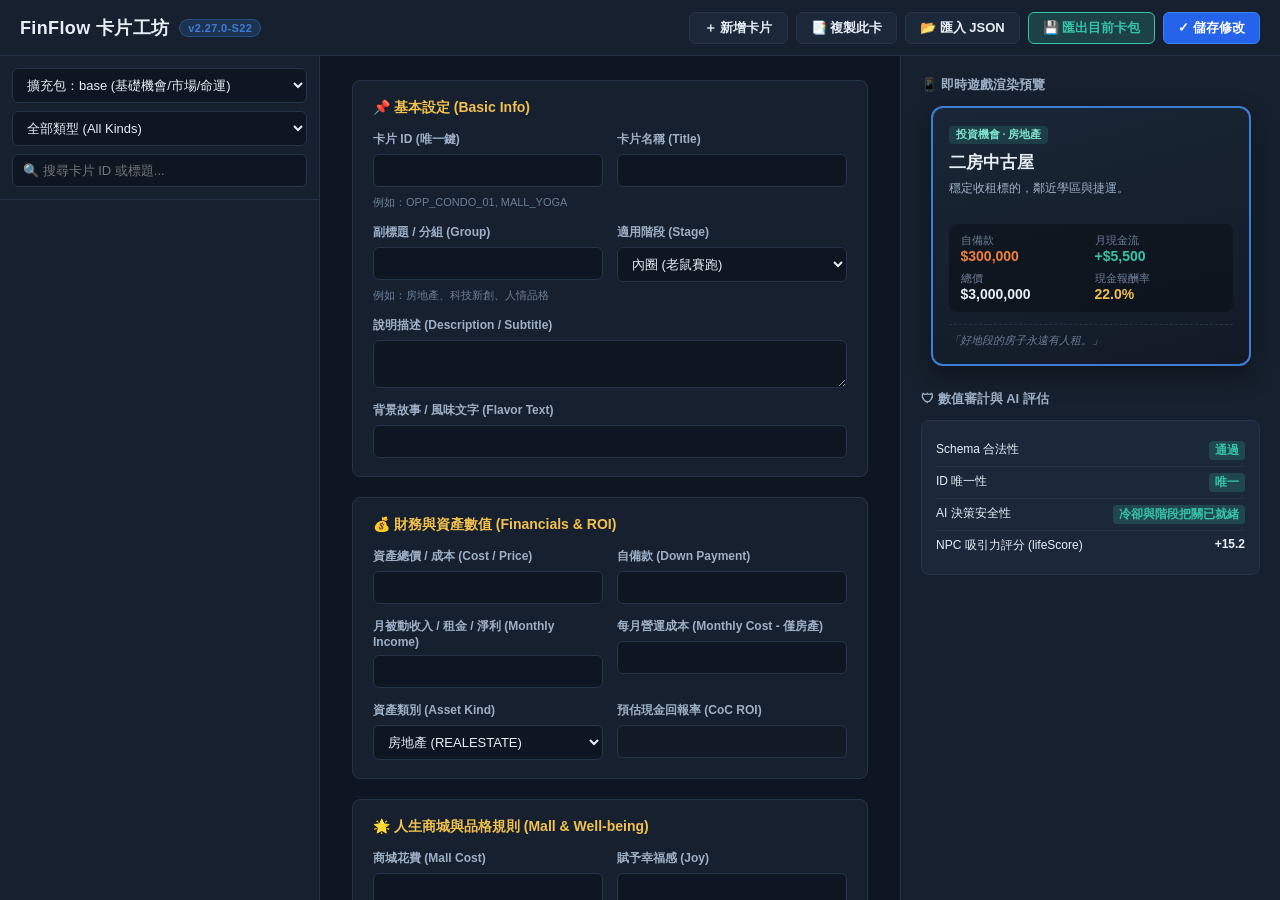
<file: src/editor/cardEditor.html>
<!DOCTYPE html>
<html lang="zh-Hant">
<head>
  <meta charset="utf-8">
  <meta name="viewport" content="width=device-width, initial-scale=1">
  <title>FinFlow 卡片工坊 (Card Studio & Validator)</title>
  <style>
    :root {
      --bg: #0E1622;
      --panel: #16202E;
      --panel2: #1B2839;
      --panel-hover: #223247;
      --border: #24344A;
      --border-focus: #3E7DD6;
      --tx: #E8EEF5;
      --tx2: #9DB0C7;
      --tx3: #6B7F98;
      --pos: #35C4A8;
      --neg: #F0803C;
      --gold: #F2C14E;
      --opp: #3E7DD6;
      --life: #B45FD0;
      --mkt: #2E9E86;
      --mall: #1CB5E0;
      --danger: #FF5A5F;
      --font-mono: Consolas, Monaco, "Courier New", monospace;
    }
    * { box-sizing: border-box; margin: 0; padding: 0; }
    body {
      background: var(--bg);
      color: var(--tx);
      font-family: -apple-system, BlinkMacSystemFont, "Segoe UI", Roboto, "Noto Sans TC", sans-serif;
      height: 100vh;
      display: flex;
      flex-direction: column;
      overflow: hidden;
    }
    /* Top Header */
    header {
      background: var(--panel);
      border-bottom: 1px solid var(--border);
      padding: 10px 20px;
      display: flex;
      align-items: center;
      justify-content: space-between;
      height: 56px;
      flex-shrink: 0;
    }
    .brand {
      display: flex;
      align-items: center;
      gap: 10px;
      font-size: 18px;
      font-weight: 800;
      letter-spacing: .02em;
    }
    .brand-tag {
      background: rgba(62,125,214,.2);
      color: var(--opp);
      font-size: 11px;
      padding: 2px 8px;
      border-radius: 12px;
      font-weight: 600;
      border: 1px solid rgba(62,125,214,.4);
    }
    .actions {
      display: flex;
      gap: 8px;
      align-items: center;
    }
    button {
      background: var(--panel2);
      color: var(--tx);
      border: 1px solid var(--border);
      padding: 6px 14px;
      border-radius: 6px;
      font-size: 13px;
      font-weight: 600;
      cursor: pointer;
      display: inline-flex;
      align-items: center;
      gap: 6px;
      transition: all .15s ease;
    }
    button:hover {
      background: var(--panel-hover);
      border-color: var(--border-focus);
    }
    button.primary {
      background: #2563eb;
      border-color: #3b82f6;
      color: #fff;
    }
    button.primary:hover {
      background: #1d4ed8;
    }
    button.success {
      background: rgba(53,196,168,.2);
      border-color: var(--pos);
      color: var(--pos);
    }
    button.success:hover {
      background: rgba(53,196,168,.3);
    }
    button.danger {
      background: rgba(255,90,95,.2);
      border-color: var(--danger);
      color: var(--danger);
    }

    /* Main 3-Column Layout */
    .app-body {
      display: grid;
      grid-template-columns: 320px 1fr 380px;
      flex: 1;
      overflow: hidden;
    }

    /* Column 1: Card List */
    .col-list {
      background: var(--panel);
      border-right: 1px solid var(--border);
      display: flex;
      flex-direction: column;
      overflow: hidden;
    }
    .list-filter {
      padding: 12px;
      border-bottom: 1px solid var(--border);
      display: flex;
      flex-direction: column;
      gap: 8px;
    }
    input, select, textarea {
      background: var(--bg);
      border: 1px solid var(--border);
      color: var(--tx);
      padding: 8px 10px;
      border-radius: 6px;
      font-size: 13px;
      width: 100%;
      outline: none;
    }
    input:focus, select:focus, textarea:focus {
      border-color: var(--border-focus);
      box-shadow: 0 0 0 2px rgba(62,125,214,.25);
    }
    .cards-container {
      flex: 1;
      overflow-y: auto;
      padding: 6px;
    }
    .card-item {
      padding: 10px 12px;
      border-radius: 6px;
      margin-bottom: 6px;
      cursor: pointer;
      border: 1px solid transparent;
      background: var(--panel2);
      transition: all .15s ease;
    }
    .card-item:hover {
      background: var(--panel-hover);
      border-color: var(--border);
    }
    .card-item.active {
      background: rgba(62,125,214,.18);
      border-color: var(--border-focus);
    }
    .ci-header {
      display: flex;
      justify-content: space-between;
      align-items: center;
      margin-bottom: 4px;
    }
    .ci-title {
      font-weight: 700;
      font-size: 13.5px;
      color: var(--tx);
    }
    .ci-badge {
      font-size: 10px;
      padding: 2px 6px;
      border-radius: 4px;
      font-weight: 700;
      text-transform: uppercase;
    }
    .badge-opp { background: rgba(62,125,214,.2); color: var(--opp); }
    .badge-mall { background: rgba(28,181,224,.2); color: var(--mall); }
    .badge-life { background: rgba(180,95,208,.2); color: var(--life); }
    .badge-mkt { background: rgba(46,158,134,.2); color: var(--mkt); }
    .ci-sub {
      font-size: 11.5px;
      color: var(--tx2);
      white-space: nowrap;
      overflow: hidden;
      text-overflow: ellipsis;
    }

    /* Column 2: Form Editor */
    .col-editor {
      background: var(--bg);
      overflow-y: auto;
      padding: 24px 32px;
    }
    .editor-section {
      background: var(--panel);
      border: 1px solid var(--border);
      border-radius: 8px;
      padding: 18px 20px;
      margin-bottom: 20px;
    }
    .sec-title {
      font-size: 14px;
      font-weight: 700;
      color: var(--gold);
      margin-bottom: 14px;
      display: flex;
      align-items: center;
      gap: 8px;
    }
    .form-grid {
      display: grid;
      grid-template-columns: repeat(auto-fit, minmax(200px, 1fr));
      gap: 14px;
    }
    .form-group {
      display: flex;
      flex-direction: column;
      gap: 6px;
    }
    .form-group.full {
      grid-column: 1 / -1;
    }
    label {
      font-size: 12px;
      font-weight: 600;
      color: var(--tx2);
    }
    .hint {
      font-size: 11px;
      color: var(--tx3);
      margin-top: 2px;
    }

    /* Column 3: Live Preview & Auditor */
    .col-preview {
      background: var(--panel);
      border-left: 1px solid var(--border);
      display: flex;
      flex-direction: column;
      overflow-y: auto;
      padding: 20px;
    }
    .preview-box {
      display: flex;
      flex-direction: column;
      align-items: center;
      margin-bottom: 24px;
    }

    /* Realistic In-Game Card Preview */
    .game-card {
      width: 100%;
      max-width: 320px;
      background: linear-gradient(165deg, #1A2636, #121A26);
      border: 2px solid var(--opp);
      border-radius: 12px;
      box-shadow: 0 10px 25px rgba(0,0,0,.4);
      padding: 16px;
      position: relative;
      overflow: hidden;
    }
    .game-card.MALL { border-color: var(--mall); }
    .game-card.LIFE { border-color: var(--life); }
    .game-card.MARKET { border-color: var(--mkt); }
    .game-card.GOLD { border-color: var(--gold); }

    .gc-tag {
      display: inline-block;
      font-size: 10.5px;
      font-weight: 700;
      color: #7FE3CE;
      background: rgba(53,196,168,.16);
      padding: 2px 7px;
      border-radius: 4px;
      margin-bottom: 8px;
    }
    .gc-title {
      font-size: 17px;
      font-weight: 800;
      color: var(--tx);
      line-height: 1.3;
      margin-bottom: 6px;
    }
    .gc-sub {
      font-size: 12px;
      color: var(--tx2);
      line-height: 1.4;
      margin-bottom: 12px;
      min-height: 32px;
    }
    .gc-stats {
      background: rgba(0,0,0,.3);
      border-radius: 8px;
      padding: 10px 12px;
      margin-bottom: 12px;
      display: grid;
      grid-template-columns: 1fr 1fr;
      gap: 8px;
    }
    .stat-item {
      display: flex;
      flex-direction: column;
    }
    .stat-label {
      font-size: 10.5px;
      color: var(--tx3);
    }
    .stat-val {
      font-size: 14px;
      font-weight: 800;
      color: var(--tx);
    }
    .stat-val.pos { color: var(--pos); }
    .stat-val.neg { color: var(--neg); }
    .stat-val.gold { color: var(--gold); }
    .gc-flavor {
      font-size: 11px;
      color: var(--tx3);
      font-style: italic;
      line-height: 1.4;
      border-top: 1px dashed var(--border);
      padding-top: 8px;
    }

    /* Auditor Output */
    .audit-card {
      background: var(--panel2);
      border: 1px solid var(--border);
      border-radius: 8px;
      padding: 14px;
    }
    .audit-row {
      display: flex;
      justify-content: space-between;
      padding: 6px 0;
      font-size: 12px;
      border-bottom: 1px solid rgba(255,255,255,.05);
    }
    .audit-row:last-child { border: none; }
    .audit-badge {
      font-weight: 700;
      padding: 1px 6px;
      border-radius: 4px;
    }
    .badge-pass { background: rgba(53,196,168,.2); color: var(--pos); }
    .badge-warn { background: rgba(240,128,60,.2); color: var(--neg); }
    .badge-err { background: rgba(255,90,95,.2); color: var(--danger); }

    /* Modal / JSON Dialog */
    .modal-overlay {
      position: fixed;
      inset: 0;
      background: rgba(0,0,0,.7);
      display: none;
      align-items: center;
      justify-content: center;
      z-index: 1000;
    }
    .modal-box {
      background: var(--panel);
      border: 1px solid var(--border);
      border-radius: 10px;
      width: 90%;
      max-width: 680px;
      max-height: 80vh;
      display: flex;
      flex-direction: column;
      overflow: hidden;
    }
    .modal-header {
      padding: 14px 18px;
      border-bottom: 1px solid var(--border);
      display: flex;
      justify-content: space-between;
      align-items: center;
      font-weight: 700;
    }
    .modal-body {
      padding: 16px;
      flex: 1;
      overflow-y: auto;
    }
    .json-area {
      font-family: var(--font-mono);
      font-size: 12px;
      height: 380px;
      white-space: pre;
    }
    .modal-footer {
      padding: 12px 18px;
      border-top: 1px solid var(--border);
      display: flex;
      justify-content: flex-end;
      gap: 10px;
    }
  </style>
</head>
<body>

  <!-- Top Header -->
  <header>
    <div class="brand">
      <span>FinFlow 卡片工坊</span>
      <span class="brand-tag">v2.27.0-S22</span>
    </div>
    <div class="actions">
      <button onclick="createNewCard()">＋ 新增卡片</button>
      <button onclick="cloneCurrentCard()">📑 複製此卡</button>
      <button onclick="openJsonModal('import')">📂 匯入 JSON</button>
      <button class="success" onclick="openJsonModal('export')">💾 匯出目前卡包</button>
      <button class="primary" onclick="saveToMemory()">✓ 儲存修改</button>
    </div>
  </header>

  <!-- App Body -->
  <div class="app-body">
    <!-- Col 1: Card List -->
    <div class="col-list">
      <div class="list-filter">
        <select id="packSelector" onchange="onPackChanged()">
          <option value="base">擴充包：base (基礎機會/市場/命運)</option>
          <option value="mall">擴充包：mall (人生商城/保險/體驗)</option>
          <option value="special">擴充包：special (特殊機會/人脈)</option>
          <option value="m1">擴充包：m1 (股票市場定義)</option>
          <option value="m4">擴充包：m4 (宏觀經濟事件)</option>
          <option value="outer">擴充包：outer (外圈圓夢/第二人生)</option>
          <option value="skill">擴充包：skill (專業技能樹)</option>
          <option value="m6">擴充包：m6 (人生織錦)</option>
        </select>
        <select id="kindSelector" onchange="renderCardList()">
          <option value="">全部類型 (All Kinds)</option>
          <option value="OPPORTUNITY_SMALL">小生意 (OPPORTUNITY_SMALL)</option>
          <option value="OPPORTUNITY_LARGE">大買賣 (OPPORTUNITY_LARGE)</option>
          <option value="OPPORTUNITY_SPECIAL">特殊機會 (SPECIAL)</option>
          <option value="MALL">人生商城 (MALL)</option>
          <option value="LIFE">命運與人生 (LIFE)</option>
          <option value="MACRO_EVENT">總經大事件 (MACRO)</option>
          <option value="SKILL">專業技能 (SKILL)</option>
        </select>
        <input type="text" id="searchInput" placeholder="🔍 搜尋卡片 ID 或標題..." oninput="renderCardList()">
      </div>
      <div class="cards-container" id="cardsListContainer">
        <!-- Dynamic list -->
      </div>
    </div>

    <!-- Col 2: Form Editor -->
    <div class="col-editor" id="editorContainer">
      <!-- Section 1: Basic Info -->
      <div class="editor-section">
        <div class="sec-title">📌 基本設定 (Basic Info)</div>
        <div class="form-grid">
          <div class="form-group">
            <label>卡片 ID (唯一鍵)</label>
            <input type="text" id="inp_id" oninput="onFormFieldChanged('id', this.value)">
            <div class="hint">例如：OPP_CONDO_01, MALL_YOGA</div>
          </div>
          <div class="form-group">
            <label>卡片名稱 (Title)</label>
            <input type="text" id="inp_title" oninput="onFormFieldChanged('title', this.value)">
          </div>
          <div class="form-group">
            <label>副標題 / 分組 (Group)</label>
            <input type="text" id="inp_group" oninput="onFormFieldChanged('group', this.value)">
            <div class="hint">例如：房地產、科技新創、人情品格</div>
          </div>
          <div class="form-group">
            <label>適用階段 (Stage)</label>
            <select id="inp_stage" onchange="onFormFieldChanged('stage', this.value)">
              <option value="INNER">內圈 (老鼠賽跑)</option>
              <option value="OUTER">外圈 (圓夢與第二人生)</option>
              <option value="ANY">全階段適用</option>
            </select>
          </div>
          <div class="form-group full">
            <label>說明描述 (Description / Subtitle)</label>
            <textarea rows="2" id="inp_sub" oninput="onFormFieldChanged('subtitle', this.value)"></textarea>
          </div>
          <div class="form-group full">
            <label>背景故事 / 風味文字 (Flavor Text)</label>
            <input type="text" id="inp_flavor" oninput="onFormFieldChanged('flavor', this.value)">
          </div>
        </div>
      </div>

      <!-- Section 2: Financial & Asset Params -->
      <div class="editor-section" id="sec_financial">
        <div class="sec-title">💰 財務與資產數值 (Financials & ROI)</div>
        <div class="form-grid">
          <div class="form-group">
            <label>資產總價 / 成本 (Cost / Price)</label>
            <input type="number" id="inp_price" oninput="onPayloadFieldChanged('price', parseFloat(this.value)||0)">
          </div>
          <div class="form-group">
            <label>自備款 (Down Payment)</label>
            <input type="number" id="inp_downPayment" oninput="onPayloadFieldChanged('downPayment', parseFloat(this.value)||0)">
          </div>
          <div class="form-group">
            <label>月被動收入 / 租金 / 淨利 (Monthly Income)</label>
            <input type="number" id="inp_monthlyIncome" oninput="onPayloadIncomeChanged(parseFloat(this.value)||0)">
          </div>
          <div class="form-group">
            <label>每月營運成本 (Monthly Cost - 僅房產)</label>
            <input type="number" id="inp_monthlyCost" oninput="onPayloadFieldChanged('monthlyCost', parseFloat(this.value)||0)">
          </div>
          <div class="form-group">
            <label>資產類別 (Asset Kind)</label>
            <select id="inp_assetKind" onchange="onFormFieldChanged('kind', this.value)">
              <option value="REALESTATE">房地產 (REALESTATE)</option>
              <option value="BUSINESS">事業 / 新創 (BUSINESS)</option>
              <option value="DIGITAL">數位資產 (DIGITAL)</option>
              <option value="STOCK">股票 (STOCK)</option>
              <option value="MALL">人生商城 (MALL)</option>
              <option value="LIFE">人生事件 (LIFE)</option>
            </select>
          </div>
          <div class="form-group">
            <label>預估現金回報率 (CoC ROI)</label>
            <input type="text" id="inp_calcRoi" disabled style="background: rgba(0,0,0,.2); font-weight: 700; color: var(--pos);">
          </div>
        </div>
      </div>

      <!-- Section 3: Mall & Well-being Params -->
      <div class="editor-section" id="sec_mall">
        <div class="sec-title">🌟 人生商城與品格規則 (Mall & Well-being)</div>
        <div class="form-grid">
          <div class="form-group">
            <label>商城花費 (Mall Cost)</label>
            <input type="number" id="inp_mallCost" oninput="onPayloadFieldChanged('cost', parseFloat(this.value)||0)">
          </div>
          <div class="form-group">
            <label>賦予幸福感 (Joy)</label>
            <input type="number" id="inp_mallJoy" oninput="onPayloadFieldChanged('joy', parseInt(this.value)||0)">
          </div>
          <div class="form-group">
            <label>重複購買冷卻輪數 (Repeat Cooldown Turns)</label>
            <input type="number" id="inp_mallCd" oninput="onPayloadFieldChanged('repeatCooldown', parseInt(this.value)||0)">
            <div class="hint">預設 3 輪冷卻，防死結必填</div>
          </div>
          <div class="form-group">
            <label>賦予品格屬性 (Virtue)</label>
            <select id="inp_virtue" onchange="onPayloadFieldChanged('virtue', this.value||null)">
              <option value="">無</option>
              <option value="GENEROSITY">慷慨 (GENEROSITY)</option>
              <option value="INTEGRITY">誠信 (INTEGRITY)</option>
              <option value="DILIGENCE">勤勉 (DILIGENCE)</option>
              <option value="COURAGE">勇氣 (COURAGE)</option>
            </select>
          </div>
          <div class="form-group">
            <label>每局限購一次 (Once Per Game)</label>
            <select id="inp_once" onchange="onFormFieldChanged('oncePerGame', this.value==='true')">
              <option value="false">否 (可重複購買)</option>
              <option value="true">是 (每局限購一次)</option>
            </select>
          </div>
          <div class="form-group">
            <label>投保與特殊條件</label>
            <select id="inp_mallSpecial" onchange="onMallSpecialChanged(this.value)">
              <option value="none">無特殊限制</option>
              <option value="insurance">醫療保險 (需身分)</option>
              <option value="propInsurance">財產險 (需有房產)</option>
              <option value="network">人脈入場券 (EMBA/留學)</option>
              <option value="reqChild">育兒體驗 (需有小孩)</option>
            </select>
          </div>
        </div>
      </div>
    </div>

    <!-- Col 3: Live Preview & Auditor -->
    <div class="col-preview">
      <div style="font-size: 13px; font-weight: 700; color: var(--tx2); margin-bottom: 12px;">📱 即時遊戲渲染預覽</div>
      <div class="preview-box">
        <div class="game-card" id="cardPreviewWidget">
          <span class="gc-tag" id="prev_tag">投資機會 · 房地產</span>
          <div class="gc-title" id="prev_title">二房中古屋</div>
          <div class="gc-sub" id="prev_sub">穩定收租標的，鄰近學區與捷運。</div>
          <div class="gc-stats" id="prev_stats">
            <div class="stat-item">
              <span class="stat-label">自備款</span>
              <span class="stat-val neg" id="prev_down">$300,000</span>
            </div>
            <div class="stat-item">
              <span class="stat-label">月現金流</span>
              <span class="stat-val pos" id="prev_income">+$5,500</span>
            </div>
            <div class="stat-item">
              <span class="stat-label">總價</span>
              <span class="stat-val" id="prev_price">$3,000,000</span>
            </div>
            <div class="stat-item">
              <span class="stat-label">現金報酬率</span>
              <span class="stat-val gold" id="prev_roi">22.0%</span>
            </div>
          </div>
          <div class="gc-flavor" id="prev_flavor">「好地段的房子永遠有人租。」</div>
        </div>
      </div>

      <div style="font-size: 13px; font-weight: 700; color: var(--tx2); margin-bottom: 12px;">🛡 數值審計與 AI 評估</div>
      <div class="audit-card" id="auditReport">
        <div class="audit-row">
          <span>Schema 合法性</span>
          <span class="audit-badge badge-pass" id="audit_schema">通過</span>
        </div>
        <div class="audit-row">
          <span>ID 唯一性</span>
          <span class="audit-badge badge-pass" id="audit_id">唯一</span>
        </div>
        <div class="audit-row">
          <span>AI 決策安全性</span>
          <span class="audit-badge badge-pass" id="audit_ai">冷卻與階段把關已就緒</span>
        </div>
        <div class="audit-row">
          <span>NPC 吸引力評分 (lifeScore)</span>
          <span style="font-weight:700; color:var(--tx);" id="audit_score">+15.2</span>
        </div>
      </div>
    </div>
  </div>

  <!-- JSON Modal -->
  <div class="modal-overlay" id="jsonModal">
    <div class="modal-box">
      <div class="modal-header">
        <span id="modalTitle">匯出卡包 JSON</span>
        <button onclick="closeJsonModal()">✕</button>
      </div>
      <div class="modal-body">
        <textarea class="json-area" id="jsonModalText"></textarea>
      </div>
      <div class="modal-footer">
        <button onclick="copyModalJson()">📋 複製到剪貼簿</button>
        <button class="primary" id="modalConfirmBtn" onclick="confirmModalAction()">確定</button>
      </div>
    </div>
  </div>

  <script>
    // Embedded Packs Store
    let PACKS = /* PACKS_PLACEHOLDER */ {};
    let currentPackKey = 'base';
    let currentCardIndex = 0;
    let currentCard = null;

    function init() {
      onPackChanged();
    }

    function getDeckList(packObj) {
      if (!packObj) return [];
      if (Array.isArray(packObj.cards)) return packObj.cards;
      if (packObj.cards && typeof packObj.cards === 'object') {
        let res = [];
        for (const [deckName, list] of Object.entries(packObj.cards)) {
          if (Array.isArray(list)) {
            list.forEach(c => {
              if (!c.deck) c.deck = deckName;
              res.push(c);
            });
          }
        }
        return res;
      }
      return [];
    }

    function onPackChanged() {
      currentPackKey = document.getElementById('packSelector').value;
      renderCardList();
    }

    function renderCardList() {
      const pack = PACKS[currentPackKey];
      const allCards = getDeckList(pack);
      const kindFilter = document.getElementById('kindSelector').value;
      const search = document.getElementById('searchInput').value.trim().toLowerCase();

      const container = document.getElementById('cardsListContainer');
      container.innerHTML = '';

      const filtered = allCards.filter(c => {
        if (kindFilter && c.kind !== kindFilter && c.deck !== kindFilter) return false;
        if (search) {
          const matchId = (c.id || '').toLowerCase().includes(search);
          const matchTitle = (c.title || c.name || '').toLowerCase().includes(search);
          if (!matchId && !matchTitle) return false;
        }
        return true;
      });

      filtered.forEach((card, idx) => {
        const div = document.createElement('div');
        div.className = 'card-item' + (card === currentCard ? ' active' : '');
        div.onclick = () => selectCard(card);

        let badgeClass = 'badge-opp';
        if (card.kind === 'MALL') badgeClass = 'badge-mall';
        else if (card.kind === 'LIFE') badgeClass = 'badge-life';

        div.innerHTML = `
          <div class="ci-header">
            <span class="ci-title">${card.title || card.name || card.id}</span>
            <span class="ci-badge ${badgeClass}">${card.kind || card.deck || 'CARD'}</span>
          </div>
          <div class="ci-sub">${card.subtitle || card.description || card.group || card.id}</div>
        `;
        container.appendChild(div);
      });

      if (filtered.length > 0) {
        if (!currentCard || !filtered.includes(currentCard)) {
          selectCard(filtered[0]);
        }
      } else {
        currentCard = null;
        updatePreview();
      }
    }

    function selectCard(card) {
      currentCard = card;
      // Mark active in list
      document.querySelectorAll('.card-item').forEach(el => el.classList.remove('active'));
      // Populate fields
      document.getElementById('inp_id').value = card.id || '';
      document.getElementById('inp_title').value = card.title || card.name || '';
      document.getElementById('inp_group').value = card.group || '';
      document.getElementById('inp_stage').value = card.stage || 'INNER';
      document.getElementById('inp_sub').value = card.subtitle || card.description || '';
      document.getElementById('inp_flavor').value = card.flavor || '';
      document.getElementById('inp_assetKind').value = card.kind || 'REALESTATE';

      const pl = card.payload || {};
      document.getElementById('inp_price').value = pl.price || pl.cost || 0;
      document.getElementById('inp_downPayment').value = pl.downPayment || 0;
      document.getElementById('inp_monthlyIncome').value = pl.monthlyRent || pl.monthlyProfit || 0;
      document.getElementById('inp_monthlyCost').value = pl.monthlyCost || 0;

      document.getElementById('inp_mallCost').value = pl.cost || 0;
      document.getElementById('inp_mallJoy').value = pl.joy || 0;
      document.getElementById('inp_mallCd').value = pl.repeatCooldown !== undefined ? pl.repeatCooldown : 3;
      document.getElementById('inp_virtue').value = pl.virtue || '';
      document.getElementById('inp_once').value = card.oncePerGame ? 'true' : 'false';

      updateCalculatedRoi();
      updatePreview();
      auditCard();
    }

    function onFormFieldChanged(field, val) {
      if (!currentCard) return;
      currentCard[field] = val;
      updatePreview();
      auditCard();
    }

    function onPayloadFieldChanged(field, val) {
      if (!currentCard) return;
      if (!currentCard.payload) currentCard.payload = {};
      currentCard.payload[field] = val;
      updateCalculatedRoi();
      updatePreview();
      auditCard();
    }

    function onPayloadIncomeChanged(val) {
      if (!currentCard) return;
      if (!currentCard.payload) currentCard.payload = {};
      if (currentCard.kind === 'REALESTATE') {
        currentCard.payload.monthlyRent = val;
      } else {
        currentCard.payload.monthlyProfit = val;
      }
      updateCalculatedRoi();
      updatePreview();
      auditCard();
    }

    function onMallSpecialChanged(val) {
      if (!currentCard) return;
      if (!currentCard.payload) currentCard.payload = {};
      delete currentCard.payload.insurance;
      delete currentCard.payload.propertyInsurance;
      delete currentCard.payload.network;
      delete currentCard.payload.reqChild;

      if (val === 'insurance') currentCard.payload.insurance = true;
      else if (val === 'propInsurance') currentCard.payload.propertyInsurance = true;
      else if (val === 'network') currentCard.payload.network = true;
      else if (val === 'reqChild') currentCard.payload.reqChild = true;

      updatePreview();
      auditCard();
    }

    function updateCalculatedRoi() {
      if (!currentCard) return;
      const pl = currentCard.payload || {};
      const down = pl.downPayment || pl.price || pl.cost || 0;
      const inc = (pl.monthlyRent || pl.monthlyProfit || 0) - (pl.monthlyCost || 0);
      if (down > 0 && inc > 0) {
        const roi = ((inc * 12) / down * 100).toFixed(1) + '%';
        document.getElementById('inp_calcRoi').value = roi;
      } else {
        document.getElementById('inp_calcRoi').value = '0.0%';
      }
    }

    function updatePreview() {
      if (!currentCard) return;
      const c = currentCard;
      const pl = c.payload || {};

      const widget = document.getElementById('cardPreviewWidget');
      widget.className = 'game-card ' + (c.kind || 'OPP');

      document.getElementById('prev_tag').textContent = (c.group || '一般') + ' · ' + (c.kind || '卡片');
      document.getElementById('prev_title').textContent = c.title || c.name || c.id;
      document.getElementById('prev_sub').textContent = c.subtitle || c.description || '無詳細說明';
      document.getElementById('prev_flavor').textContent = c.flavor ? `「${c.flavor}」` : '（暫無風味設定）';

      // Stats
      const down = pl.downPayment || pl.cost || pl.price || 0;
      const inc = (pl.monthlyRent || pl.monthlyProfit || 0);
      const pr = pl.price || pl.cost || 0;
      const roi = document.getElementById('inp_calcRoi').value;

      document.getElementById('prev_down').textContent = down ? '$' + down.toLocaleString() : '$0';
      document.getElementById('prev_income').textContent = inc ? '+$' + inc.toLocaleString() : '$0';
      document.getElementById('prev_price').textContent = pr ? '$' + pr.toLocaleString() : '$0';
      document.getElementById('prev_roi').textContent = roi;
    }

    function auditCard() {
      if (!currentCard) return;
      const c = currentCard;
      const pl = c.payload || {};

      // 1. Schema check
      const hasId = !!c.id;
      const hasTitle = !!(c.title || c.name);
      document.getElementById('audit_schema').textContent = (hasId && hasTitle) ? '通過' : '缺失必填';
      document.getElementById('audit_schema').className = 'audit-badge ' + ((hasId && hasTitle) ? 'badge-pass' : 'badge-err');

      // 2. AI Safety check
      if (c.kind === 'MALL') {
        const cd = pl.repeatCooldown;
        const isSafe = (cd === undefined || cd >= 1);
        document.getElementById('audit_ai').textContent = isSafe ? '冷卻安全 (CD >= 1)' : '警告: 缺少 CD';
        document.getElementById('audit_ai').className = 'audit-badge ' + (isSafe ? 'badge-pass' : 'badge-warn');
      } else {
        document.getElementById('audit_ai').textContent = '無死結風險 (非商城)';
        document.getElementById('audit_ai').className = 'audit-badge badge-pass';
      }

      // 3. Simulated NPC score
      let score = 0;
      if (pl.monthlyProfit || pl.monthlyRent) {
        score += ((pl.monthlyRent || pl.monthlyProfit) * 12) / Math.max(1, pl.downPayment || 10000) * 10;
      }
      if (pl.joy) score += pl.joy * 2.5;
      document.getElementById('audit_score').textContent = '+' + score.toFixed(1);
    }

    function createNewCard() {
      const newId = 'NEW_CARD_' + Math.floor(Math.random()*10000);
      const newCard = {
        id: newId,
        kind: 'OPPORTUNITY_SMALL',
        title: '新自訂卡片',
        subtitle: '卡片說明描述',
        group: '商業新創',
        stage: 'INNER',
        payload: { price: 200000, downPayment: 50000, monthlyProfit: 4000 }
      };
      const pack = PACKS[currentPackKey];
      if (Array.isArray(pack.cards)) {
        pack.cards.push(newCard);
      } else if (pack.cards && typeof pack.cards === 'object') {
        if (!pack.cards['OPPORTUNITY_SMALL']) pack.cards['OPPORTUNITY_SMALL'] = [];
        pack.cards['OPPORTUNITY_SMALL'].push(newCard);
      }
      renderCardList();
      selectCard(newCard);
    }

    function cloneCurrentCard() {
      if (!currentCard) return;
      const cloned = JSON.parse(JSON.stringify(currentCard));
      cloned.id = cloned.id + '_COPY';
      cloned.title = (cloned.title || cloned.name) + ' (複製)';
      const pack = PACKS[currentPackKey];
      if (Array.isArray(pack.cards)) pack.cards.push(cloned);
      else if (pack.cards && pack.cards[cloned.deck]) pack.cards[cloned.deck].push(cloned);
      renderCardList();
      selectCard(cloned);
    }

    function openJsonModal(mode) {
      const modal = document.getElementById('jsonModal');
      const text = document.getElementById('jsonModalText');
      const title = document.getElementById('modalTitle');
      modal.style.display = 'flex';

      if (mode === 'export') {
        title.textContent = `匯出卡包 [${currentPackKey}.json]`;
        text.value = JSON.stringify(PACKS[currentPackKey], null, 2);
      } else {
        title.textContent = `匯入 JSON 至 [${currentPackKey}]`;
        text.value = '';
      }
    }

    function closeJsonModal() {
      document.getElementById('jsonModal').style.display = 'none';
    }

    function copyModalJson() {
      const text = document.getElementById('jsonModalText');
      text.select();
      navigator.clipboard.writeText(text.value);
      alert('已複製到剪貼簿！');
    }

    function confirmModalAction() {
      const text = document.getElementById('jsonModalText').value;
      if (text.trim()) {
        try {
          const parsed = JSON.parse(text);
          PACKS[currentPackKey] = parsed;
          alert('匯入成功！');
          closeJsonModal();
          renderCardList();
        } catch(e) {
          alert('JSON 解析失敗：' + e.message);
        }
      } else {
        closeJsonModal();
      }
    }

    function saveToMemory() {
      alert('✓ 修改已更新至當前記憶體！您可以點選「💾 匯出目前卡包」複製 JSON，或使用 npm run build 將其編譯進遊戲中。');
    }

    window.onload = init;
  </script>
</body>
</html>
</file>
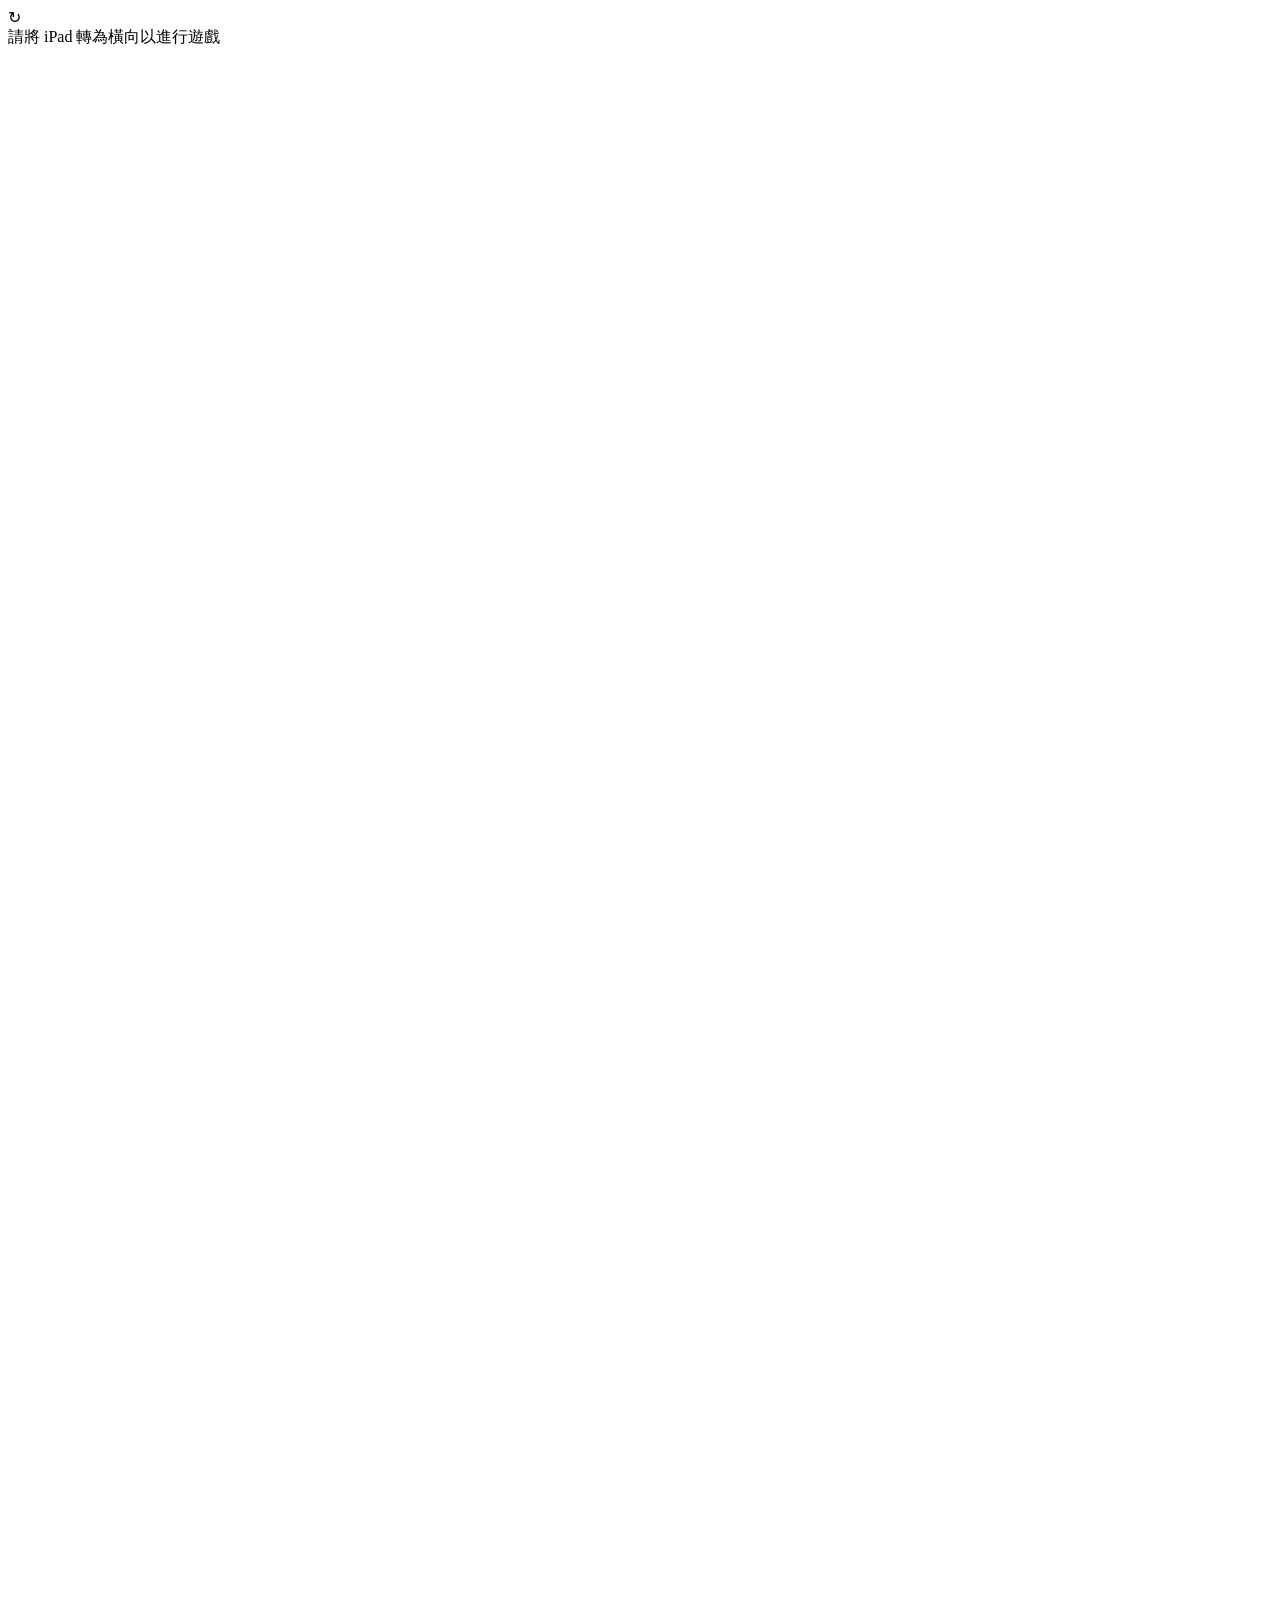
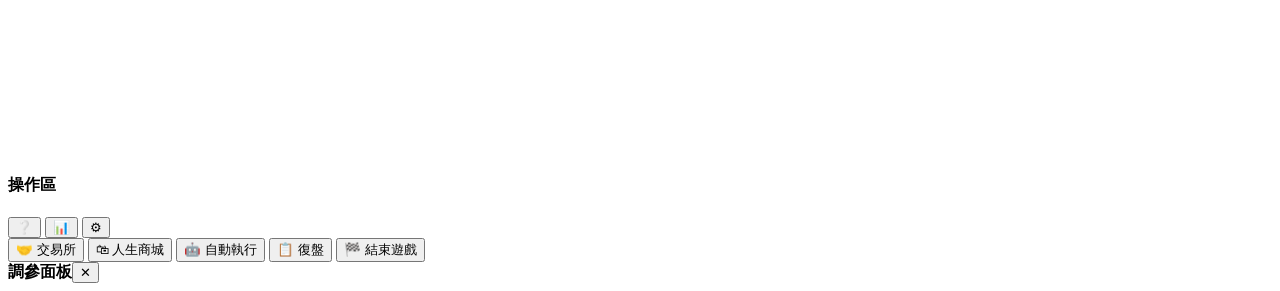
<file: src/ui/shell_template.html>
<!DOCTYPE html>
<html lang="zh-Hant">
<head>
<meta charset="utf-8">
<meta name="viewport" content="width=device-width, initial-scale=1, maximum-scale=1, user-scalable=no, viewport-fit=cover">
<meta name="apple-mobile-web-app-capable" content="yes">
<title>FinFlow 財商沙盒</title>

<!-- STYLE_PLACEHOLDER -->

</head>
<body>
<div id="rotate"><div class="ic">↻</div><div>請將 iPad 轉為橫向以進行遊戲</div></div>
<div id="app" class="hide">
  <div id="main">
    <!-- S17：左欄＝總經訊息／系統訊息／玩家卡 -->
    <div id="leftCol">
      <div id="infoL"></div>
      <div id="dynamics"><div id="pawnsHd"></div><div id="pawns"></div></div>
    </div>
    <!-- S17：中欄＝重大事件警告／盤面／股市與交易所／操作區（操作區固定在最下面） -->
    <div id="finBoard">
      <div id="warnBox"></div>
      <div id="boardWrap">
        <svg id="boardSvg" viewBox="0 0 520 700" preserveAspectRatio="xMidYMid meet"></svg>
        <div id="boardCenter"></div>
        <div id="bkTray" class="hide"></div>
      </div>
      <div id="infoM"></div>
      <div class="fbSec" id="opsBox">
        <!-- S17：標題與三顆小圖示同一列（原本圖示是 absolute，會壓到下面那排按鈕） -->
        <div id="opsHd">
          <h4>操作區</h4>
          <div id="opsIcons">
            <button class="iconbtn" id="btnHelp" title="玩法與說明書">❔</button>
            <button class="iconbtn" id="btnSim" title="模擬器">📊</button>
            <button class="iconbtn" id="btnDev" title="調參面板">⚙</button>
          </div>
        </div>
        <div id="opsGrid">
          <button class="act" id="btnExchange">🤝 交易所</button>
          <button class="act" id="btnMall">🛍 人生商城</button>
          <button class="act" id="btnAuto">🤖 自動執行</button>
          <button class="act" id="btnReport">📋 復盤</button>
          <button class="act quiet" id="btnEnd">🏁 結束遊戲</button>
        </div>
      </div>
    </div>
    <div id="sheet"></div>
  </div>
</div>
<div id="center"></div>
<div id="toast"></div>
<div id="bcast"></div>
<div id="devpanel"><div class="hd"><b>調參面板</b><button class="iconbtn" id="devClose">✕</button></div><div id="devbody"></div></div>
<div id="overlays"></div>

<!-- DATA_PLACEHOLDER -->
<!-- SCRIPT_PLACEHOLDER -->

</body>
</html>
</file>
